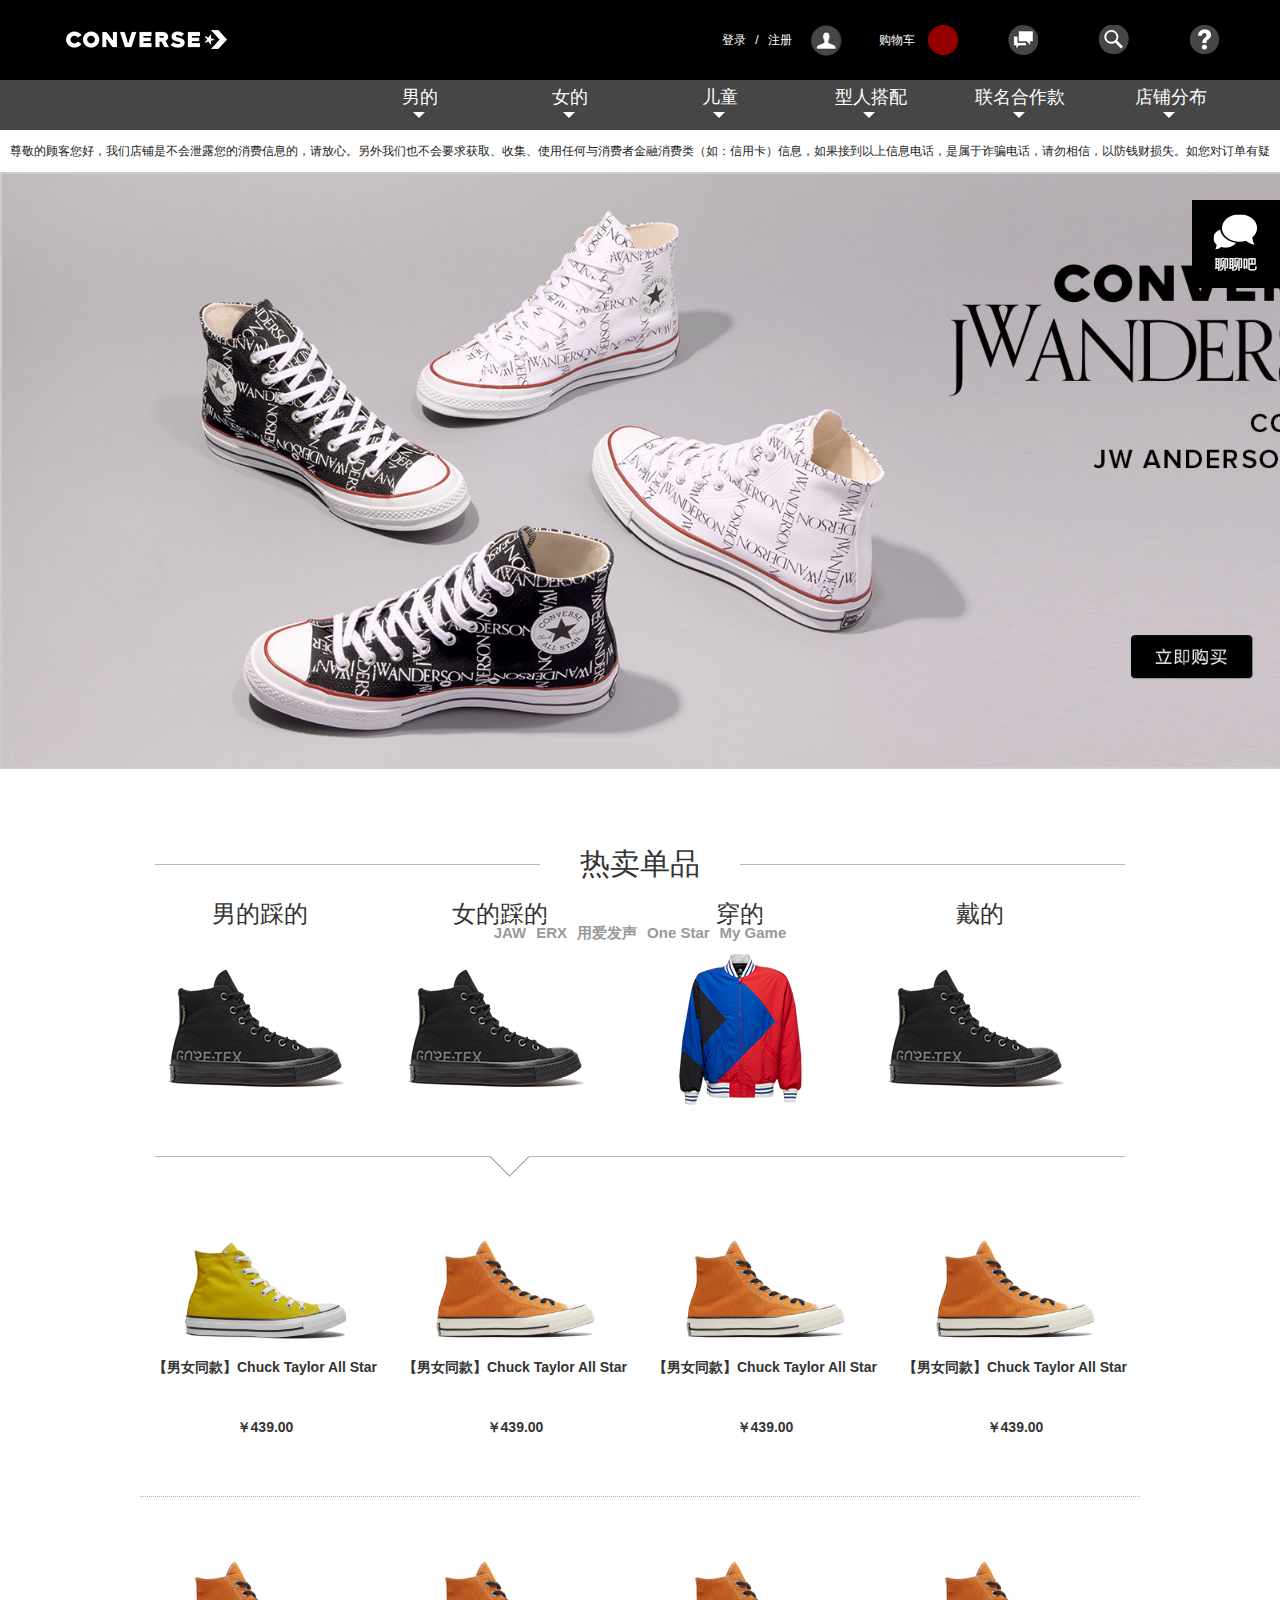
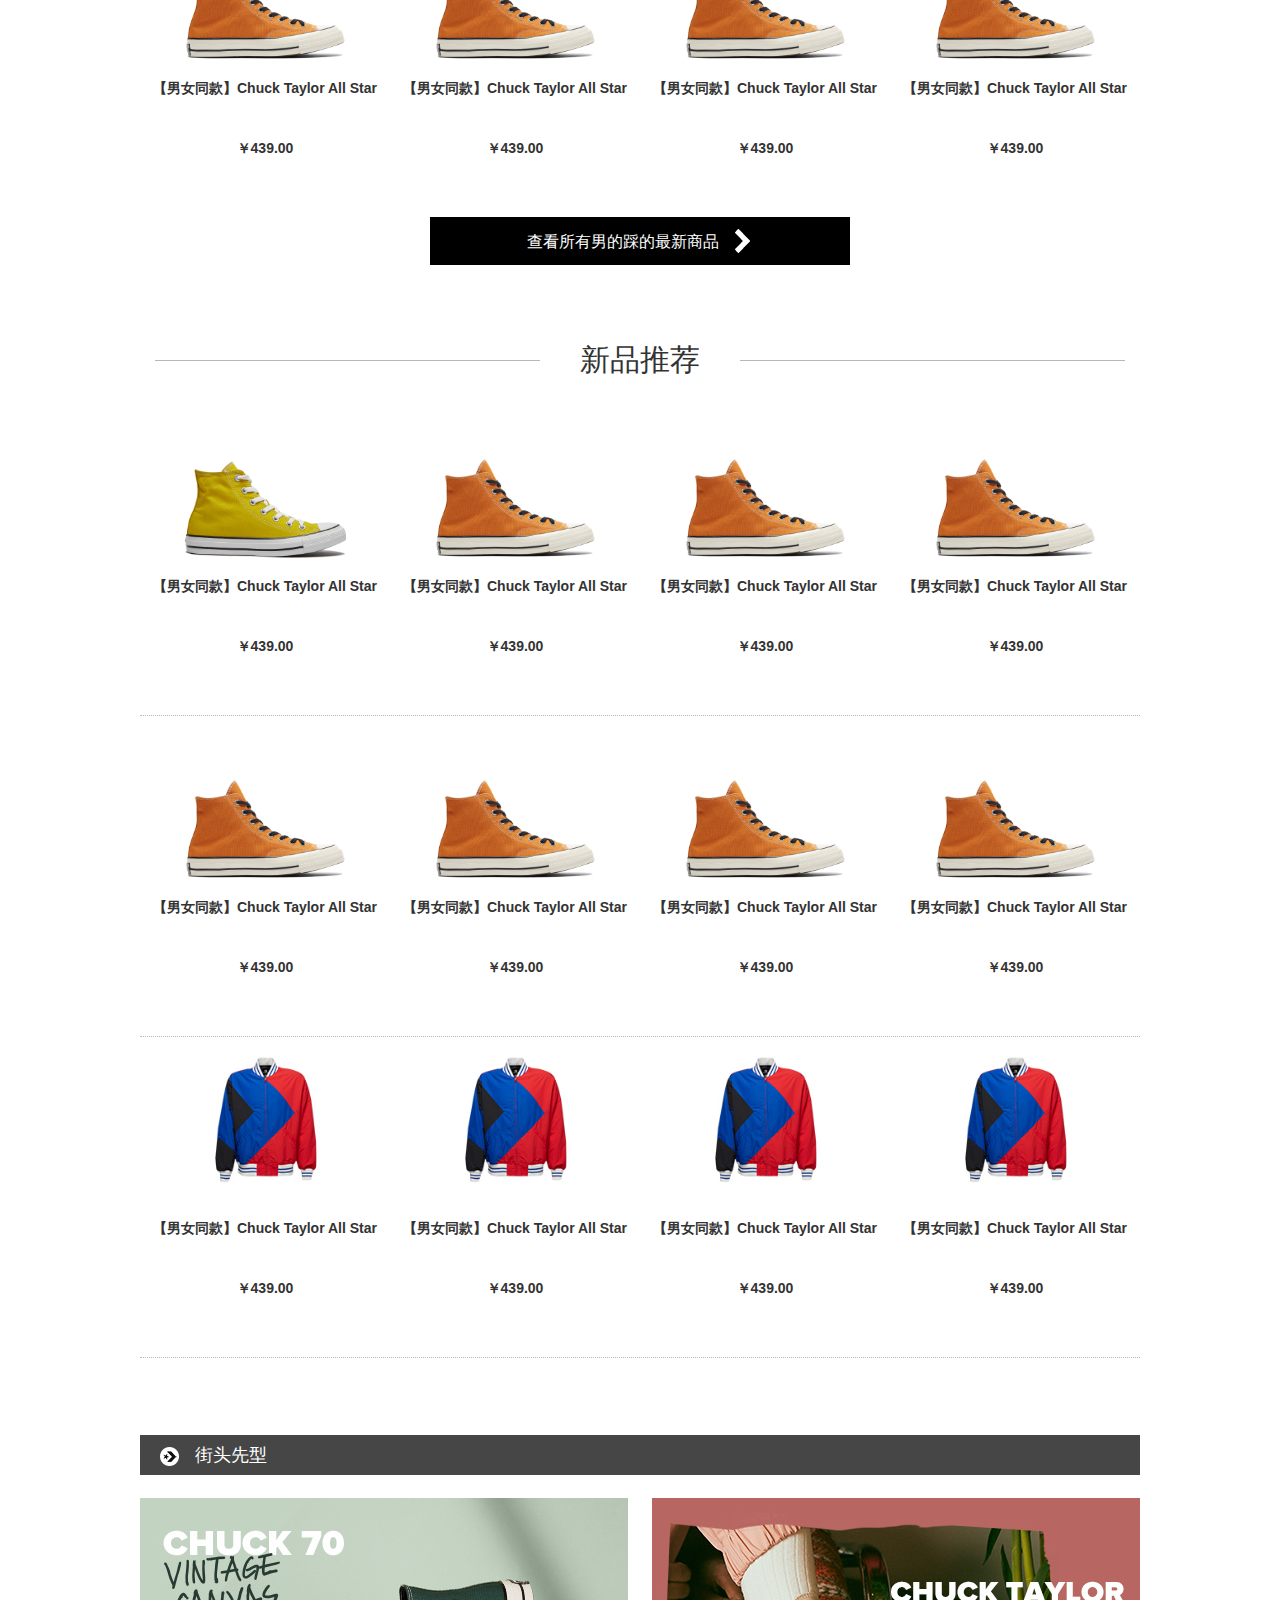
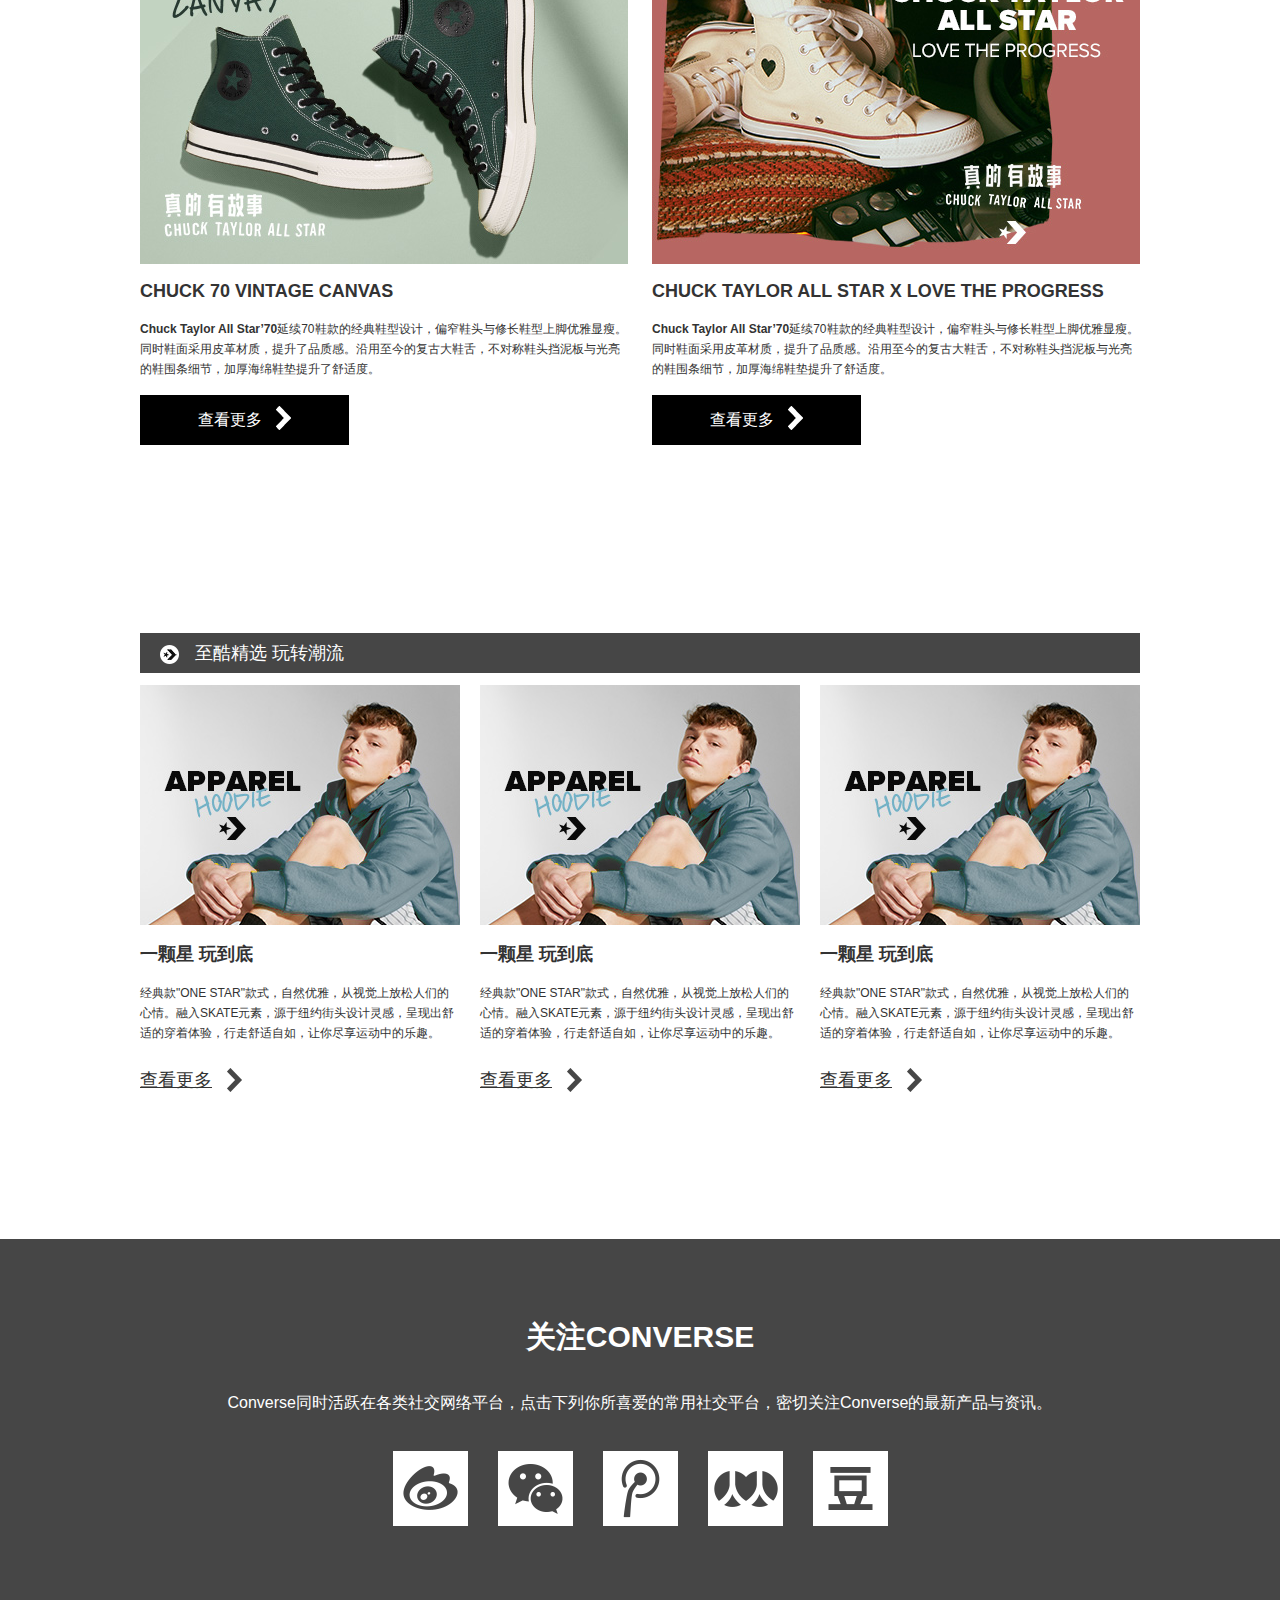
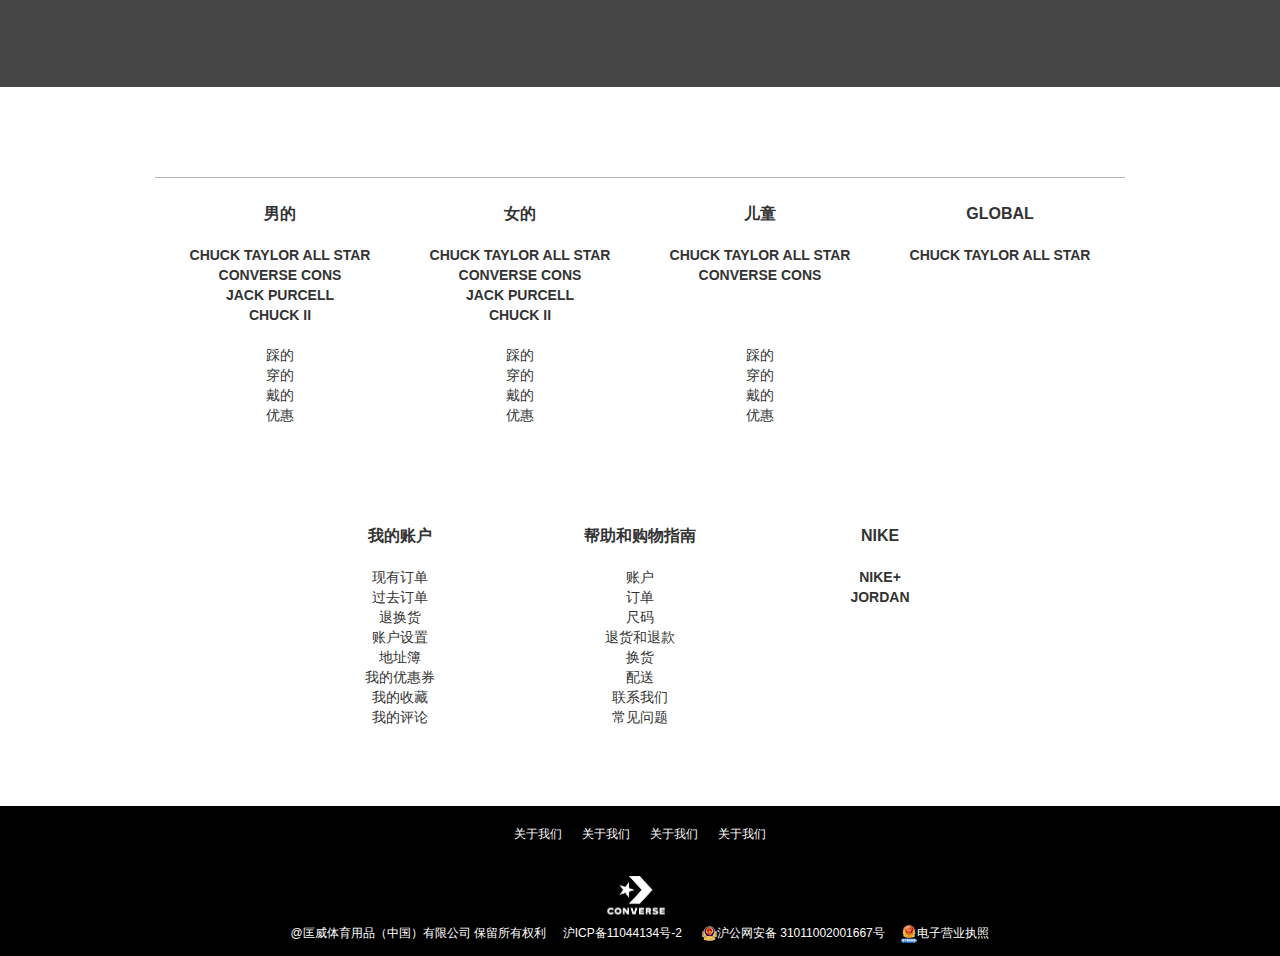
<file: converse/index/index.html>
<!doctype html>
<html lang="en">
<head>
<meta charset="UTF-8">
<title>CONVERSE中国官方商城</title>
</head>
<script type="text/javascript" src="js/jquery-1.8.3.js"></script>
<!-- <script type="text/javascript" src="js/slider.js"></script> -->
<script type="text/javascript" src="js/index.js" ></script>
<link rel="stylesheet" type="text/css" href="css/index.css">
<script type="text/javascript" src="js/form_au.js"></script>
<link rel="stylesheet" type="text/css" href="css/register.css">
<body>
<div class="header">
	<div class="header_logo">
		<a href="https://www.converse.com.cn/index.htm?iid=tplg06012015"><div class="logo"></div></a>
		<div class="logo_right">
			<div class="box denglu">
				<div class="denglu_tit">
					<a id="down_a" class="a1" href="#">登录</a>
					<span>/</span>
					<a id="down_a2" class="a2" href="#">注册</a>
				</div>
				<div id="up" class="pic denglu_pic"></div>
				
			</div>
			<div class="box gouwu">
				<a class="gouwu_tit" href="#">购物车</a>
				<div class="pic gouwu_pic"></div>	
			</div>
			<a class="pic char_pic" href="#"></a>
			<a class="pic sousuo_pic" href="#"></a>
			<a class="pic help_pic" href="#"></a>
			
		</div>
	</div>
	<!-- 登录 -->
	<div id="dengxia" class="header-expanded" style="display: none; z-index: 200;" >
		<div class="header-expanded-content">
			<div class="three_one">
				<p>还未注册？</p>
				<div class="button" id="qiehuan">
					注册账户<i></i>
				</div>	
			</div>
			
			<dl class="three_two">
				<dt>您可以直接登录</dt>
				<dd>
					<a href="#">
					
					</a>
				</dd>
				<dd class="pic_2">
					<a href="#"></a>
				</dd>
				<dd class="pic_3">
					<a href="#"></a>
				</dd>
				<dd class="pic_4">
					<a href="#"></a>
				</dd>
			</dl>
				
			
			<dl class="three_three">
				<form action="#">
					<dt>已经成为会员</dt>
					<dd class="accountname">
						<input type="text" id="loginName" oldmemberemail name="loginName" maxlength="50" value autocomplete="off" placeholder="邮箱/手机号码" class="error" />
						<span class="error"></span>
					</dd>
					<dd class="accountpassword">
						<input type="password" id="loginPWD" name="loginPWD" value maxlength="12" autocomplete="off" placeholder="账户密码" class="error" />
						<span class="error"></span>
					</dd>
					<dd id="ver">
						<input class="verifycode" type="text" id="validateCode" placeholder="请输入验证码" />
						<span class="error"></span>
						
						<img src="img/botdetectcaptcha.jpg" />

					</dd>
					<!-- <dd class="verifyimg" style="float:left;">
							
					</dd> -->
					<a class="change" href="#">换一张</a>
					<!-- <div class="change"> -->
						
					<!-- </div> -->
					<dd style="margin-top: 15px;">
						<div style="font-size: 11px;">
							一旦登录，即表明你同意匡威的
							<a href="#">法律声明</a>和
							<a href="#">使用规则</a>
						</div>
					</dd>
					<dd id="btn" class="login-login">
						登录<i></i>
					</dd>
					<dd class="bottombox">
						<div class="keeplogin">
							<span></span>
							记住登录名
						</div>
						<div class="forgetpassword">
							忘记密码？
						</div>
					</dd>
				</form>
				
			</dl>
		</div>
		
	</div>
	<!-- 注册 -->
	<div id="chuxia" class="header-expanded" style="display: none; " >
		<div class="header-expanded-content">
			<dl class="registration">
				<dd class="register-box">
					<ul>
						<li>
							手机号码
							<b style="color: red;">*</b>
							<div class="labelbox">
								<input id="phone" type="text" placeholder="135xxxx3333" />
								<span id="spans"  class="error">

								</span>
							

							</div>
						</li>
						<li>
						邮箱 
							<b style="color: red;">*</b>
							<div class="labelbox">
								<input id="email" type="text" placeholder="example@converse.com" />
								<span class="error"></span>
							

							</div>
						</li>
						<!-- <li class="mg0">
							性别
							<b style="color: red">*</b>
							<div class="labelbox">
								<div class="gender">
									<span></span>
									男的
								</div>
								<div class="gender">
									<span></span>
									女的
								</div>
							</div>
							
						</li> -->
						<li class="mg0">
							性别
							<b style="color: red;">*</b><br><br>
							
								<input id="m" type="radio" name="usersex" checked="checked"
								style="width: 20px;height: 20px;padding-right: 20px;" />男
								 <input id="w"  type="radio" name="usersex" style="width: 20px;height: 20px;padding-right: 20px;" />女</li>


					</ul>
				</dd>
				<dd class="register-box">
					<ul>
						<li>
							输入密码
							<b style="color: red;">*</b>
							<div class="labelbox">
								<input id="mima" type="password" placeholder="密码至少为8位字符" />
							
								<span class="error"></span>

							</div>
						</li>
						<li>
							确认密码
							<b style="color: red;">*</b>
							<div class="labelbox">
								<input type="password"
								id="mima2" type="text" placeholder="请再次输入密码" />
								
								<span class="error"></span>

							</div>
						</li>
					<!-- 	<li class="mg0">
							生日（年-月-日）
							<b style="color: red;">*</b>
							<div class="labelbox birthday-box">
								<div class="selectbox">
									<span selectindex>
										2019
									</span>
									<select id="birthday-year">
										<option value="2019">2019</option>
										<option value="2018">2018</option>
										<option value="2017">2017</option>
										<option value="2016">2016</option>



									</select>

								</div>
								<div class="selectbox">
									<span selectindex>
										1
									</span>
									<select id="birthday-month">
										<option value="1">1</option>
										<option value="2">2</option>
										<option value="3">3</option>
										<option value="4">4</option>
										<option value="5">5</option>
										<option value="6">6</option>
										<option value="7">7</option>
										<option value="8">8</option>
										<option value="9">9</option>
										<option value="10">10</option>
										<option value="11">11</option>
										<option value="12">12</option>




									</select>

								</div>
								<div class="selectbox mg0">
									<span selectindex>
										1
									</span>
									<select id="birthday-date">
										<option value="1">1</option>
										<option value="2">2</option>
										<option value="3">3</option>
										<option value="4">4</option>
										<option value="5">5</option>
										<option value="6">6</option>
										<option value="7">7</option>
										<option value="8">8</option>
										<option value="9">9</option>
										<option value="10">10</option>
										<option value="11">11</option>
										<option value="12">12</option>
										<option value="13">13</option>
										<option value="14">14</option>
										<option value="15">15</option>
										<option value="16">16</option>
										<option value="17">17</option>
										<option value="18">18</option>
										<option value="19">19</option>
										<option value="20">20</option>
										<option value="21">21</option>
										<option value="22">22</option>
										<option value="23">23</option>
										<option value="24">24</option>
										<option value="25">25</option>
										<option value="26">26</option>
										<option value="27">27</option>
										<option value="28">28</option>
										<option value="29">29</option>
										<option value="30">30</option>
										<option value="31">31</option>




									</select>

								</div>
								
							</div>

						</li> -->

						<li class="mg0">
							年龄
								<b style="color: red;">*</b>

							<input type="text" id="userage" /><br />
						</li>
					</ul>
				</dd>
				<dd class="register-box">
					<ul>
						<li>
							验证码
							<b style="color: red;">*</b>
							<div class="labelbox mgt5">
								<input id="yanzheng" class="verifycode" type="text" placeholder="请输入验证码" />
									
									<span class="error"></span>
									<img class="LBD_CaptchaImage" src="img/botdetectcaptcha.jpg" alt="">	
		
							</div>
							<div class="changeverify">
								<a href="">换一张</a>
							</div>

						</li>
						<li>
							短信验证码
							<b style="color: red;">*</b>
							<div class="labelbox mgt5">
								<input class="verifycode" type="text" placeholder="请输入验证码" />
									
									<span class="error"></span>
									<div class="btn-send-mobile">
								<h5 class="btn-descption">发送短信验证码</h5>
							</div>
							</div>
							
						</li>
						<li class="mg0">
							<div class="hh" style="font-size:11px;">
								一旦创建账户，即表明你同意匡威的
								<a href="#">法律声明</a>和
								<a href="#">使用规则</a>
								<div class="button" id="btn_re">

									注册账户<span></span>
								</div>	
							</div>
						</li>
					</ul>
				</dd>
			</dl>
		</div>
		
	</div>

		<!-- 导航 -->
	<div class="nav">
		<ul class="uls">
			<li>
				<a id="man" href="#">男的</a>
				<p></p>

					
			</li>
			<li>
				<a id="woman" href="#">女的<p></p></a>
				
			</li>
			<li>
				<a id="children" href="#">儿童<p></p></a>
				
			</li>
			<li>
				<a class="tit1" href="#">型人搭配<p></p></a>
				
			</li>
			<li>
				<a class="tit2" href="#">联名合作款<p></p></a>
				
			</li>
			<li>
				<a class="tit1" href="#">店铺分布<p></p></a>
				
			</li>
		</ul>
	</div>
	<!-- man -->
	<div class="nav_exp" id="man_id">
		<ul class="lineNav">
			<li>
				<a href="#">
					<img src="img/M_B_1jpg.jpg" alt="" />
					<span>踩的</span>
				</a>
			</li>
			<li>
				<a href="#">
					<img src="img/M_B_1jpg.jpg" alt="" />
					<span>踩的</span>
				</a>
			</li>
			<li>
				<a href="#">
					<img src="img/M_B_1jpg.jpg" alt="" />
					<span>踩的</span>
				</a>
			</li>
			<li>
				<a href="#">
					<img src="img/M_B_1jpg.jpg" alt="" />
					<span>踩的</span>
				</a>
			</li>
			<li>
				<a href="#">
					<img src="img/M_B_1jpg.jpg" alt="" />
					<span>踩的</span>
				</a>
			</li>
			<li>
				<a href="#">
					<img src="img/M_B_1jpg.jpg" alt="" />
					<span>踩的</span>
				</a>
			</li>
		</ul>
	<div class="centerline"></div>
	<ul class="lineNav">
			<li>
				<a href="#">
					<img src="img/M_B_1jpg.jpg" alt="" />
					<span>踩的</span>
				</a>
			</li>
			<li>
				<a href="#">
					<img src="img/M_B_1jpg.jpg" alt="" />
					<span>踩的</span>
				</a>
			</li>
			<li>
				<a href="#">
					<img src="img/M_B_1jpg.jpg" alt="" />
					<span>踩的</span>
				</a>
			</li>
			<li>
				<a href="#">
					<img src="img/M_B_1jpg.jpg" alt="" />
					<span>踩的</span>
				</a>
			</li>
			<li>
				<a href="#">
					<img src="img/M_B_1jpg.jpg" alt="" />
					<span>踩的</span>
				</a>
			</li>
			<li>
				<a href="#">
					<img src="img/M_B_1jpg.jpg" alt="" />
					<span>踩的</span>
				</a>
			</li>
	</ul>
	</div>
	<!-- woman -->
	<div class="nav_exp" id="woman_id">
		<ul class="lineNav">
			<li>
				<a href="#">
					<img src="img/M_B_1jpg.jpg" alt="" />
					<span>踩的</span>
				</a>
			</li>
			<li>
				<a href="#">
					<img src="img/M_B_1jpg.jpg" alt="" />
					<span>踩的</span>
				</a>
			</li>
			<li>
				<a href="#">
					<img src="img/M_B_1jpg.jpg" alt="" />
					<span>踩的</span>
				</a>
			</li>
			<li>
				<a href="#">
					<img src="img/M_B_1jpg.jpg" alt="" />
					<span>踩的</span>
				</a>
			</li>
			<li>
				<a href="#">
					<img src="img/M_B_1jpg.jpg" alt="" />
					<span>踩的</span>
				</a>
			</li>
			<li>
				<a href="#">
					<img src="img/M_B_1jpg.jpg" alt="" />
					<span>踩的</span>
				</a>
			</li>
		</ul>
	<div class="centerline"></div>
	<ul class="lineNav">
			<li>
				<a href="#">
					<img src="img/M_B_1jpg.jpg" alt="" />
					<span>踩的</span>
				</a>
			</li>
			<li>
				<a href="#">
					<img src="img/M_B_1jpg.jpg" alt="" />
					<span>踩的</span>
				</a>
			</li>
			<li>
				<a href="#">
					<img src="img/M_B_1jpg.jpg" alt="" />
					<span>踩的</span>
				</a>
			</li>
			<li>
				<a href="#">
					<img src="img/M_B_1jpg.jpg" alt="" />
					<span>踩的</span>
				</a>
			</li>
			<li>
				<a href="#">
					<img src="img/M_B_1jpg.jpg" alt="" />
					<span>踩的</span>
				</a>
			</li>
			
	</ul>
	</div>
	<!-- children-->
	<div class="nav_exp" id="children_id">
		<ul class="lineNav">
			<li>
				<a href="#">
					<img src="img/1-4-v1.jpg" alt="" />
					<span>(1-4岁）</span>
				</a>
			</li>
			<li>
				<a href="#">
					<img src="img/1-4-v1.jpg" alt="" />
					<span>(1-4岁）</span>
				</a>
			</li>
			<li>
				<a href="#">
					<img src="img/1-4-v1.jpg" alt="" />
					<span>(1-4岁）</span>
				</a>
			</li>
			<li>
				<a href="#">
					<img src="img/1-4-v1.jpg" alt="" />
					<span>(1-4岁）</span>
				</a>
			</li>
			
		</ul>
	
	</div>

</div>
	

<!-- 通知 -->
<div class="homenotice">
	<a href="#">尊敬的顾客您好，我们店铺是不会泄露您的消费信息的，请放心。另外我们也不会要求获取、收集、使用任何与消费者金融消费类（如：信用卡）信息，如果接到以上信息电话，是属于诈骗电话，请勿相信，以防钱财损失。如您对订单有疑问，请联系在线客服。</a>
</div>
<!-- 轮播图 -->
<div class="menu">
	<div class="banner">
		<ul class="img">
			<li><a href="#"><img src="img/banner_1.jpg" alt="第1张图片"></a></li>
			<li><a href="#"><img src="img/banner_2.jpg" alt="第2张图片"></a></li>
			<li><a href="#"><img src="img/banner_3.jpg" alt="第3张图片"></a></li>
			<li><a href="#"><img src="img/banner_4.jpg" alt="第4张图片"></a></li>
			<li><a href="#"><img src="img/banner_5.jpg" alt="第5张图片"></a></li>
		</ul>
			<!-- <ul class="num"></ul> -->
			<div class="btn">
			<span class="prev"><</span>
			<span class="next">></span>
 </div>
		
	</div>
	<ul class="num">
		<li>JAW</li>
		<li>ERX</li>
		<li>用爱发声</li>
		<li>One Star</li>
		<li>My Game</li>
	</ul>
</div>	

<!-- 第一部分：热卖单品 -->
<div class="brand-segments">
	<div class="category-title">
		<h1>热卖单品</h1>
	</div>

	
	<div class="clearfix">
		<div class="bs-container">
			<a href="#">男的踩的</a>
			<a href="#">
				<img src="img/top_02_1203.jpg" />
			</a>
		</div>
		<div class="bs-container">
			<a href="#">女的踩的</a>
			<a href="#">
				<img src="img/top_02_1203.jpg" />
			</a>
		</div>
		<div class="bs-container">
			<a href="#">穿的</a>
			<a href="#">
				<img src="img/yifu.jpg" />
			</a>
		</div>
		<div class="bs-container">
			<a href="#">戴的</a>
			<a href="#">
				<img src="img/top_02_1203.jpg" />
			</a>
		</div>
	</div>
	<!-- 第一部分的 -->
	<div class="brand-menu-container ">
		<div class="brand-menu man"></div>
	</div>
	<div class="now_pr">
		<div class="pr_one">
			<dl>
				<dt><a href="#"><img src="img/yel.png"></a></dt>
				<dd class="p-l-name"><a href="#">【男女同款】Chuck Taylor All Star</a></dd>
				<dd class="p-l-price">￥439.00</dd>
				<dd class="pdlcolor-content" init="true"></dd>
			</dl>
			<dl>
				<dt><a href="#"><img src="img/ye.png"></a></dt>
				<dd class="p-l-name"><a href="#">【男女同款】Chuck Taylor All Star</a></dd>
				<dd class="p-l-price">￥439.00</dd>
				<dd class="pdlcolor-content" init="true"></dd>
			</dl>
			<dl>
				<dt><a href="#"><img src="img/ye.png"></a></dt>
				<dd class="p-l-name"><a href="#">【男女同款】Chuck Taylor All Star</a></dd>
				<dd class="p-l-price">￥439.00</dd>
				<dd class="pdlcolor-content" init="true"></dd>
			</dl>
			<dl>
				<dt><a href="#"><img src="img/ye.png"></a></dt>
				<dd class="p-l-name"><a href="#">【男女同款】Chuck Taylor All Star</a></dd>
				<dd class="p-l-price">￥439.00</dd>
				<dd class="pdlcolor-content" init="true"></dd>
			</dl>
		</div>
		<div class="pr_one" style="border:none;">
			<dl>
				<dt><a href="#"><img src="img/ye.png"></a></dt>
				<dd class="p-l-name"><a href="#">【男女同款】Chuck Taylor All Star</a></dd>
				<dd class="p-l-price">￥439.00</dd>
				<dd class="pdlcolor-content" init="true"></dd>
			</dl>
			<dl>
				<dt><a href="#"><img src="img/ye.png"></a></dt>
				<dd class="p-l-name"><a href="#">【男女同款】Chuck Taylor All Star</a></dd>
				<dd class="p-l-price">￥439.00</dd>
				<dd class="pdlcolor-content" init="true"></dd>
			</dl>
			<dl>
				<dt><a href="#"><img src="img/ye.png"></a></dt>
				<dd class="p-l-name"><a href="#">【男女同款】Chuck Taylor All Star</a></dd>
				<dd class="p-l-price">￥439.00</dd>
				<dd class="pdlcolor-content" init="true"></dd>
			</dl>
			<dl>
				<dt><a href="#"><img src="img/ye.png"></a></dt>
				<dd class="p-l-name"><a href="#">【男女同款】Chuck Taylor All Star</a></dd>
				<dd class="p-l-price">￥439.00</dd>
				<dd class="pdlcolor-content" init="true"></dd>
			</dl>
		</div>
	
	</div>
	<div class="viewAll-button">
		<a href="#">
			查看所有男的踩的最新商品<span></span>
		</a>
	</div>

	<!-- 第二部分的 -->
<!-- 	<div class="brand-menu-container ">
		<div class="brand-menu woman"></div>
	</div>
	<div class="now_pr">
		<div class="pr_one">
			<dl>
				<dt><a href="#"><img src="img/yel.png"></a></dt>
				<dd class="p-l-name"><a href="#">【男女同款】Chuck Taylor All Star</a></dd>
				<dd class="p-l-price">￥439.00</dd>
				<dd class="pdlcolor-content" init="true"></dd>
			</dl>
			<dl>
				<dt><a href="#"><img src="img/ye.png"></a></dt>
				<dd class="p-l-name"><a href="#">【男女同款】Chuck Taylor All Star</a></dd>
				<dd class="p-l-price">￥439.00</dd>
				<dd class="pdlcolor-content" init="true"></dd>
			</dl>
			<dl>
				<dt><a href="#"><img src="img/ye.png"></a></dt>
				<dd class="p-l-name"><a href="#">【男女同款】Chuck Taylor All Star</a></dd>
				<dd class="p-l-price">￥439.00</dd>
				<dd class="pdlcolor-content" init="true"></dd>
			</dl>
			<dl>
				<dt><a href="#"><img src="img/ye.png"></a></dt>
				<dd class="p-l-name"><a href="#">【男女同款】Chuck Taylor All Star</a></dd>
				<dd class="p-l-price">￥439.00</dd>
				<dd class="pdlcolor-content" init="true"></dd>
			</dl>
		</div>
		<div class="pr_one" style="border:none;">
			<dl>
				<dt><a href="#"><img src="img/ye.png"></a></dt>
				<dd class="p-l-name"><a href="#">【男女同款】Chuck Taylor All Star</a></dd>
				<dd class="p-l-price">￥439.00</dd>
				<dd class="pdlcolor-content" init="true"></dd>
			</dl>
			<dl>
				<dt><a href="#"><img src="img/ye.png"></a></dt>
				<dd class="p-l-name"><a href="#">【男女同款】Chuck Taylor All Star</a></dd>
				<dd class="p-l-price">￥439.00</dd>
				<dd class="pdlcolor-content" init="true"></dd>
			</dl>
			<dl>
				<dt><a href="#"><img src="img/ye.png"></a></dt>
				<dd class="p-l-name"><a href="#">【男女同款】Chuck Taylor All Star</a></dd>
				<dd class="p-l-price">￥439.00</dd>
				<dd class="pdlcolor-content" init="true"></dd>
			</dl>
			<dl>
				<dt><a href="#"><img src="img/ye.png"></a></dt>
				<dd class="p-l-name"><a href="#">【男女同款】Chuck Taylor All Star</a></dd>
				<dd class="p-l-price">￥439.00</dd>
				<dd class="pdlcolor-content" init="true"></dd>
			</dl>
		</div>
	
	</div>
	<div class="viewAll-button">
		<a href="#">
			查看所有女的踩的最新商品<span></span>
		</a>
	</div> -->
<!-- 第三部分的 -->
	<!-- <div class="brand-menu-container ">
		<div class="brand-menu cloths"></div>
	</div>
	<div class="now_pr">
		<div class="pr_one">
			<dl>
				<dt><a href="#"><img src="img/yel.png"></a></dt>
				<dd class="p-l-name"><a href="#">【男女同款】Chuck Taylor All Star</a></dd>
				<dd class="p-l-price">￥439.00</dd>
				<dd class="pdlcolor-content" init="true"></dd>
			</dl>
			<dl>
				<dt><a href="#"><img src="img/ye.png"></a></dt>
				<dd class="p-l-name"><a href="#">【男女同款】Chuck Taylor All Star</a></dd>
				<dd class="p-l-price">￥439.00</dd>
				<dd class="pdlcolor-content" init="true"></dd>
			</dl>
			<dl>
				<dt><a href="#"><img src="img/ye.png"></a></dt>
				<dd class="p-l-name"><a href="#">【男女同款】Chuck Taylor All Star</a></dd>
				<dd class="p-l-price">￥439.00</dd>
				<dd class="pdlcolor-content" init="true"></dd>
			</dl>
			<dl>
				<dt><a href="#"><img src="img/ye.png"></a></dt>
				<dd class="p-l-name"><a href="#">【男女同款】Chuck Taylor All Star</a></dd>
				<dd class="p-l-price">￥439.00</dd>
				<dd class="pdlcolor-content" init="true"></dd>
			</dl>
		</div>
		<div class="pr_one" style="border:none;">
			<dl>
				<dt><a href="#"><img src="img/ye.png"></a></dt>
				<dd class="p-l-name"><a href="#">【男女同款】Chuck Taylor All Star</a></dd>
				<dd class="p-l-price">￥439.00</dd>
				<dd class="pdlcolor-content" init="true"></dd>
			</dl>
			<dl>
				<dt><a href="#"><img src="img/ye.png"></a></dt>
				<dd class="p-l-name"><a href="#">【男女同款】Chuck Taylor All Star</a></dd>
				<dd class="p-l-price">￥439.00</dd>
				<dd class="pdlcolor-content" init="true"></dd>
			</dl>
			<dl>
				<dt><a href="#"><img src="img/ye.png"></a></dt>
				<dd class="p-l-name"><a href="#">【男女同款】Chuck Taylor All Star</a></dd>
				<dd class="p-l-price">￥439.00</dd>
				<dd class="pdlcolor-content" init="true"></dd>
			</dl>
			<dl>
				<dt><a href="#"><img src="img/ye.png"></a></dt>
				<dd class="p-l-name"><a href="#">【男女同款】Chuck Taylor All Star</a></dd>
				<dd class="p-l-price">￥439.00</dd>
				<dd class="pdlcolor-content" init="true"></dd>
			</dl>
		</div>
	
	</div>
	<div class="viewAll-button">
		<a href="#">
			查看所有穿的最新商品<span></span>
		</a>
	</div> -->

<!-- 第四部分的 -->
<!-- <div class="brand-menu-container ">
		<div class="brand-menu acc"></div>
	</div>
	<div class="now_pr">
		<div class="pr_one">
			<dl>
				<dt><a href="#"><img src="img/yel.png"></a></dt>
				<dd class="p-l-name"><a href="#">【男女同款】Chuck Taylor All Star</a></dd>
				<dd class="p-l-price">￥439.00</dd>
				<dd class="pdlcolor-content" init="true"></dd>
			</dl>
			<dl>
				<dt><a href="#"><img src="img/ye.png"></a></dt>
				<dd class="p-l-name"><a href="#">【男女同款】Chuck Taylor All Star</a></dd>
				<dd class="p-l-price">￥439.00</dd>
				<dd class="pdlcolor-content" init="true"></dd>
			</dl>
			<dl>
				<dt><a href="#"><img src="img/ye.png"></a></dt>
				<dd class="p-l-name"><a href="#">【男女同款】Chuck Taylor All Star</a></dd>
				<dd class="p-l-price">￥439.00</dd>
				<dd class="pdlcolor-content" init="true"></dd>
			</dl>
			<dl>
				<dt><a href="#"><img src="img/ye.png"></a></dt>
				<dd class="p-l-name"><a href="#">【男女同款】Chuck Taylor All Star</a></dd>
				<dd class="p-l-price">￥439.00</dd>
				<dd class="pdlcolor-content" init="true"></dd>
			</dl>
		</div>
		<div class="pr_one" style="border:none;">
			<dl>
				<dt><a href="#"><img src="img/ye.png"></a></dt>
				<dd class="p-l-name"><a href="#">【男女同款】Chuck Taylor All Star</a></dd>
				<dd class="p-l-price">￥439.00</dd>
				<dd class="pdlcolor-content" init="true"></dd>
			</dl>
			<dl>
				<dt><a href="#"><img src="img/ye.png"></a></dt>
				<dd class="p-l-name"><a href="#">【男女同款】Chuck Taylor All Star</a></dd>
				<dd class="p-l-price">￥439.00</dd>
				<dd class="pdlcolor-content" init="true"></dd>
			</dl>
			<dl>
				<dt><a href="#"><img src="img/ye.png"></a></dt>
				<dd class="p-l-name"><a href="#">【男女同款】Chuck Taylor All Star</a></dd>
				<dd class="p-l-price">￥439.00</dd>
				<dd class="pdlcolor-content" init="true"></dd>
			</dl>
			<dl>
				<dt><a href="#"><img src="img/ye.png"></a></dt>
				<dd class="p-l-name"><a href="#">【男女同款】Chuck Taylor All Star</a></dd>
				<dd class="p-l-price">￥439.00</dd>
				<dd class="pdlcolor-content" init="true"></dd>
			</dl>
		</div>
	
	</div>
	<div class="viewAll-button">
		<a href="#">
			查看所有戴的最新商品<span></span>
		</a>
	</div>


</div> -->
<!-- 第二部分：新品推荐 -->
<div class="category-title">
		<h1>新品推荐</h1>
</div>

<div class="section_two">
	<div class="now_pr">
		<div class="pr_one">
			<dl>
				<dt><a href="#"><img src="img/yel.png"></a></dt>
				<dd class="p-l-name"><a href="#">【男女同款】Chuck Taylor All Star</a></dd>
				<dd class="p-l-price">￥439.00</dd>
				<dd class="pdlcolor-content" init="true"></dd>
			</dl>
			<dl>
				<dt><a href="#"><img src="img/ye.png"></a></dt>
				<dd class="p-l-name"><a href="#">【男女同款】Chuck Taylor All Star</a></dd>
				<dd class="p-l-price">￥439.00</dd>
				<dd class="pdlcolor-content" init="true"></dd>
			</dl>
			<dl>
				<dt><a href="#"><img src="img/ye.png"></a></dt>
				<dd class="p-l-name"><a href="#">【男女同款】Chuck Taylor All Star</a></dd>
				<dd class="p-l-price">￥439.00</dd>
				<dd class="pdlcolor-content" init="true"></dd>
			</dl>
			<dl>
				<dt><a href="#"><img src="img/ye.png"></a></dt>
				<dd class="p-l-name"><a href="#">【男女同款】Chuck Taylor All Star</a></dd>
				<dd class="p-l-price">￥439.00</dd>
				<dd class="pdlcolor-content" init="true"></dd>
			</dl>
		</div>
		<div class="pr_one">
			<dl>
				<dt><a href="#"><img src="img/ye.png"></a></dt>
				<dd class="p-l-name"><a href="#">【男女同款】Chuck Taylor All Star</a></dd>
				<dd class="p-l-price">￥439.00</dd>
				<dd class="pdlcolor-content" init="true"></dd>
			</dl>
			<dl>
				<dt><a href="#"><img src="img/ye.png"></a></dt>
				<dd class="p-l-name"><a href="#">【男女同款】Chuck Taylor All Star</a></dd>
				<dd class="p-l-price">￥439.00</dd>
				<dd class="pdlcolor-content" init="true"></dd>
			</dl>
			<dl>
				<dt><a href="#"><img src="img/ye.png"></a></dt>
				<dd class="p-l-name"><a href="#">【男女同款】Chuck Taylor All Star</a></dd>
				<dd class="p-l-price">￥439.00</dd>
				<dd class="pdlcolor-content" init="true"></dd>
			</dl>
			<dl>
				<dt><a href="#"><img src="img/ye.png"></a></dt>
				<dd class="p-l-name"><a href="#">【男女同款】Chuck Taylor All Star</a></dd>
				<dd class="p-l-price">￥439.00</dd>
				<dd class="pdlcolor-content" init="true"></dd>
			</dl>
		</div>
		<div class="pr_one">
			<dl>
				<dt><a href="#"><img src="img/yifu.jpg"></a></dt>
				<dd class="p-l-name"><a href="#">【男女同款】Chuck Taylor All Star</a></dd>
				<dd class="p-l-price">￥439.00</dd>
				<dd class="pdlcolor-content" init="true"></dd>
			</dl>
			<dl>
				<dt><a href="#"><img src="img/yifu.jpg"></a></dt>
				<dd class="p-l-name"><a href="#">【男女同款】Chuck Taylor All Star</a></dd>
				<dd class="p-l-price">￥439.00</dd>
				<dd class="pdlcolor-content" init="true"></dd>
			</dl>
			<dl>
				<dt><a href="#"><img src="img/yifu.jpg"></a></dt>
				<dd class="p-l-name"><a href="#">【男女同款】Chuck Taylor All Star</a></dd>
				<dd class="p-l-price">￥439.00</dd>
				<dd class="pdlcolor-content" init="true"></dd>
			</dl>
			<dl>
				<dt><a href="#"><img src="img/yifu.jpg"></a></dt>
				<dd class="p-l-name"><a href="#">【男女同款】Chuck Taylor All Star</a></dd>
				<dd class="p-l-price">￥439.00</dd>
				<dd class="pdlcolor-content" init="true"></dd>
			</dl>
		</div>
	</div>
	
</div>
<!-- 第三部分：街头先型 -->
<div class="section_three">
	<div class="street_cool">
		<div class="headline">
			<img src="img/logo-icon.png" />
			<span>街头先型</span>
		</div>
		<div class="pro_two">
			<div class="pro_two_one">
				<div class="picture">
					<a href="#">
						<img src="img/3-1.jpg" alt="" />
					</a>
					<div class="mask"></div>
				</div>
				<a href="#">
					<h1>CHUCK 70 VINTAGE CANVAS</h1>
				</a>
				<p>
					<b>Chuck Taylor All Star’70</b>延续70鞋款的经典鞋型设计，偏窄鞋头与修长鞋型上脚优雅显瘦。同时鞋面采用皮革材质，提升了品质感。沿用至今的复古大鞋舌，不对称鞋头挡泥板与光亮的鞋围条细节，加厚海绵鞋垫提升了舒适度。
				</p>
				<div class="see_more">
					<a href="#">
						查看更多<span ></span>

					</a>
				</div>
			</div>
			<div class="pro_two_one">
				<div class="picture">
					<a href="#">
						<img src="img/3-2.jpg" alt="" />
					</a>
					<div class="mask"></div>
				</div>
				<a href="#">
					<h1>CHUCK TAYLOR ALL STAR X LOVE THE PROGRESS</h1>
				</a>
				<p>
						<b>Chuck Taylor All Star’70</b>延续70鞋款的经典鞋型设计，偏窄鞋头与修长鞋型上脚优雅显瘦。同时鞋面采用皮革材质，提升了品质感。沿用至今的复古大鞋舌，不对称鞋头挡泥板与光亮的鞋围条细节，加厚海绵鞋垫提升了舒适度。
				</p>
				<div class="see_more">
					<a href="#">
						查看更多<span ></span>

					</a>
				</div>
				</div>
			</div>
		</div>
		
	</div>
</div>

<!-- 第四部分：致酷精选 -->

<div class="section_three section_f">
	<div class="street_cool cool">
		<div class="headline">
			<img src="img/logo-icon.png" />
			<span>至酷精选 玩转潮流</span>
		</div>
		<div class="pro_two pro_three">
			<div class="pro_two_one pro_two_two">
				<div class="picture">
					<a href="#">
						<img src="img/4.jpg" alt="" />
					</a>
					<div class="mask"></div>
				</div>
				<a href="#">
					<h1>一颗星 玩到底</h1>
				</a>
				<p>
					经典款"ONE STAR"款式，自然优雅，从视觉上放松人们的心情。融入SKATE元素，源于纽约街头设计灵感，呈现出舒适的穿着体验，行走舒适自如，让你尽享运动中的乐趣。
				</p>
				<div class="more">
					<a href="#">
						查看更多<span></span>

					</a>
				</div>
			</div>
			<div class="pro_two_one pro_two_two">
				<div class="picture">
					<a href="#">
						<img src="img/4.jpg" alt="" />
					</a>
					<div class="mask"></div>
				</div>
				<a href="#">
					<h1>一颗星 玩到底</h1>
				</a>
				<p>
					经典款"ONE STAR"款式，自然优雅，从视觉上放松人们的心情。融入SKATE元素，源于纽约街头设计灵感，呈现出舒适的穿着体验，行走舒适自如，让你尽享运动中的乐趣。
				</p>
				<div class="more">
					<a href="#">
						查看更多<span></span>

					</a>
				</div>
			</div>
			<div class="pro_two_one pro_two_two">
				<div class="picture">
					<a href="#">
						<img src="img/4.jpg" alt="" />
					</a>
					<div class="mask"></div>
				</div>
				<a href="#">
					<h1>一颗星 玩到底</h1>
				</a>
				<p>
					经典款"ONE STAR"款式，自然优雅，从视觉上放松人们的心情。融入SKATE元素，源于纽约街头设计灵感，呈现出舒适的穿着体验，行走舒适自如，让你尽享运动中的乐趣。
				</p>
				<div class="more">
					<a href="#">
						查看更多<span></span>

					</a>
				</div>
			</div>
		</div>
		
			
		
	</div>
</div>








<div class="footer">
	<div class="footer_top">
		<div class="information">
			<h1>关注CONVERSE</h1>
			<p>Converse同时活跃在各类社交网络平台，点击下列你所喜爱的常用社交平台，密切关注Converse的最新产品与资讯。</p>
			<div class="information_link">
				<a href="#">
					微博
				</a>
				<a href="#">
					微信
				</a>
				<a href="#">
					qq
				</a>
				<a href="#">
					人人
				</a>
				<a href="#">
					豆瓣
				</a>


			</div>
			
		</div>
	</div>
	<div class="footer_middle">
		<div class="cut"></div>
		<div class="part">
			<dl>
				<dt><a href="#">男的</a></dt>
				<dd><a class="bold" href="#">CHUCK TAYLOR ALL STAR</a></dd>
				<dd><a class="bold" href="#">CONVERSE CONS</a></dd>
				<dd><a class="bold" href="#">JACK PURCELL</a></dd>
				<dd><a class="bold"  href="#">CHUCK II</a></dd>
				<dd class="tt"><a href="">踩的</a></dd>
				<dd><a href="#">穿的</a></dd>
				<dd><a href="#">戴的</a></dd>
				<dd><a href="#">优惠</a></dd>
			</dl>
			<dl>
				<dt><a href="#">女的</a></dt>
				<dd><a class="bold" href="#">CHUCK TAYLOR ALL STAR</a></dd>
				<dd><a  class="bold"href="#">CONVERSE CONS</a></dd>
				<dd><a class="bold" href="#">JACK PURCELL</a></dd>
				<dd><a class="bold" href="#">CHUCK II</a></dd>
				<dd class="tt"><a href="">踩的</a></dd>
				<dd><a href="#">穿的</a></dd>
				<dd><a href="#">戴的</a></dd>
				<dd><a href="#">优惠</a></dd>
			</dl>
			<dl>
				<dt><a href="#">儿童</a></dt>
				<dd><a class="bold" href="#">CHUCK TAYLOR ALL STAR</a></dd>
				<dd><a class="bold" href="#">CONVERSE CONS</a></dd>
				<dd class="tt1"><a href="">踩的</a></dd>
				<dd><a href="#">穿的</a></dd>
				<dd><a href="#">戴的</a></dd>
				<dd><a href="#">优惠</a></dd>
			</dl>
			<dl>
				<dt><a href="#">GLOBAL</a></dt>
				<dd><a class="bold" href="#">CHUCK TAYLOR ALL STAR</a></dd>
			</dl>
		</div>
		<div class="part">
			<dl>
				<dt><a href="#">我的账户</a></dt>
				<dd><a href="#">现有订单</a></dd>
				<dd><a href="#">过去订单</a></dd>
				<dd><a href="#">退换货</a></dd>
				<dd><a href="#">账户设置</a></dd>
				<dd><a href="">地址簿</a></dd>
				<dd><a href="#">我的优惠券</a></dd>
				<dd><a href="#">我的收藏</a></dd>
				<dd><a href="#">我的评论</a></dd>
			</dl>
			<dl>
				<dt><a href="#">帮助和购物指南</a></dt>
				<dd><a href="#">账户</a></dd>
				<dd><a href="#">订单</a></dd>
				<dd><a href="#">尺码</a></dd>
				<dd><a href="#">退货和退款</a></dd>
				<dd><a href="">换货</a></dd>
				<dd><a href="#">配送</a></dd>
				<dd><a href="#">联系我们</a></dd>
				<dd><a href="#">常见问题</a></dd>
			</dl>
			<dl>
				<dt><a href="#">NIKE</a></dt>
				<dd><a class="bold" href="#">NIKE+</a></dd>
				<dd><a class="bold" href="#">JORDAN</a></dd>
			</dl>
		</div>
	</div>
	<div class="footer_bottom">
		<ul class="bottom_list">
			<li><a href="#">关于我们</a></li>
			<li><a href="#">关于我们</a></li>
			<li><a href="#">关于我们</a></li>
			<li><a href="#">关于我们</a></li>
		</ul>
		<div class="bottom_logo"></div>
		<p class="footer_title">@匡威体育用品（中国）有限公司 保留所有权利&nbsp;&nbsp;&nbsp;&nbsp;    沪ICP备11044134号-2 &nbsp;&nbsp;&nbsp;&nbsp;
		<a href="#"><img src="img/beiAn.png" alt="">沪公网安备 31011002001667号&nbsp;&nbsp;&nbsp;&nbsp; </a>
		<a href="#"><img src="img/business-license.png" alt="">电子营业执照 </a>
		</p>
		
		
	</div>
</div>

<div id="live800iconlink" class="livechat">
	<a href="#">
		<img src="img/livechat.png" alt="" height="88" width="88" style="cursor:pointer;" />
	</a>
</div>
</body>
</html>
</file>
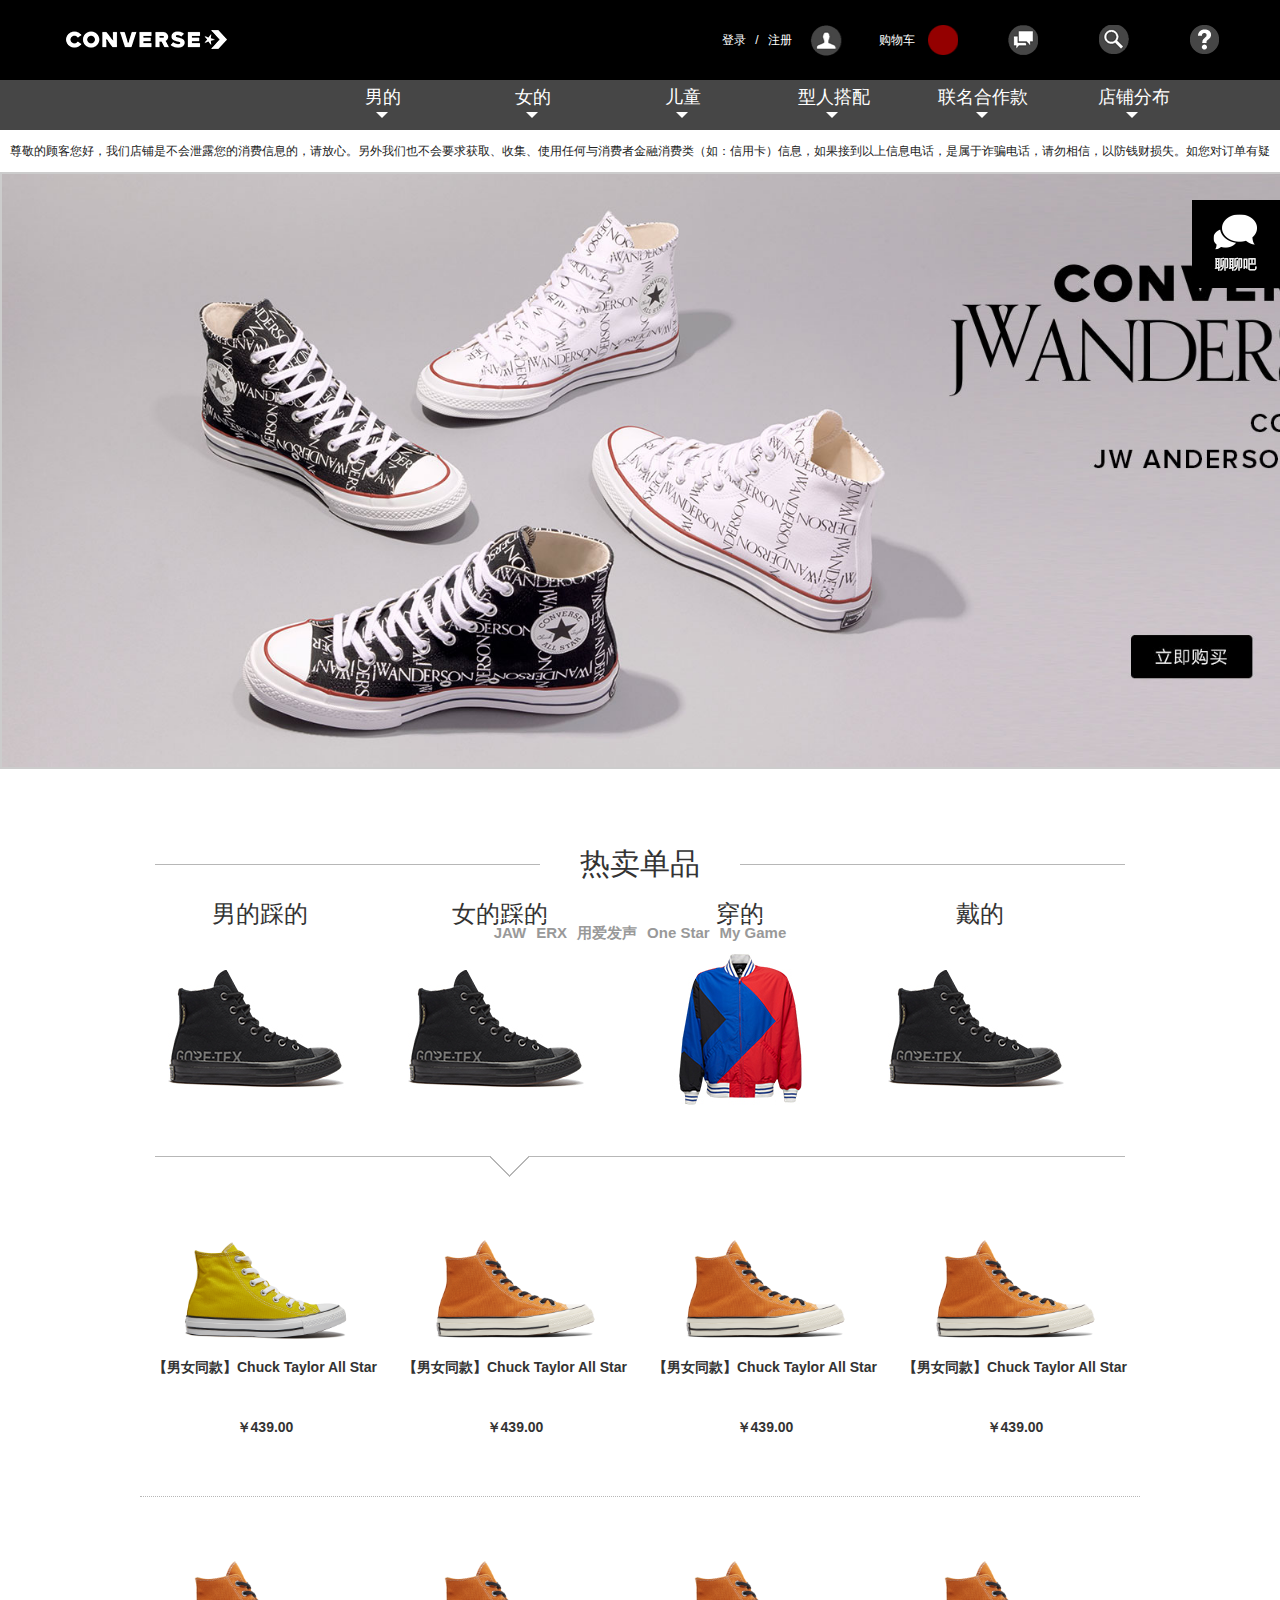
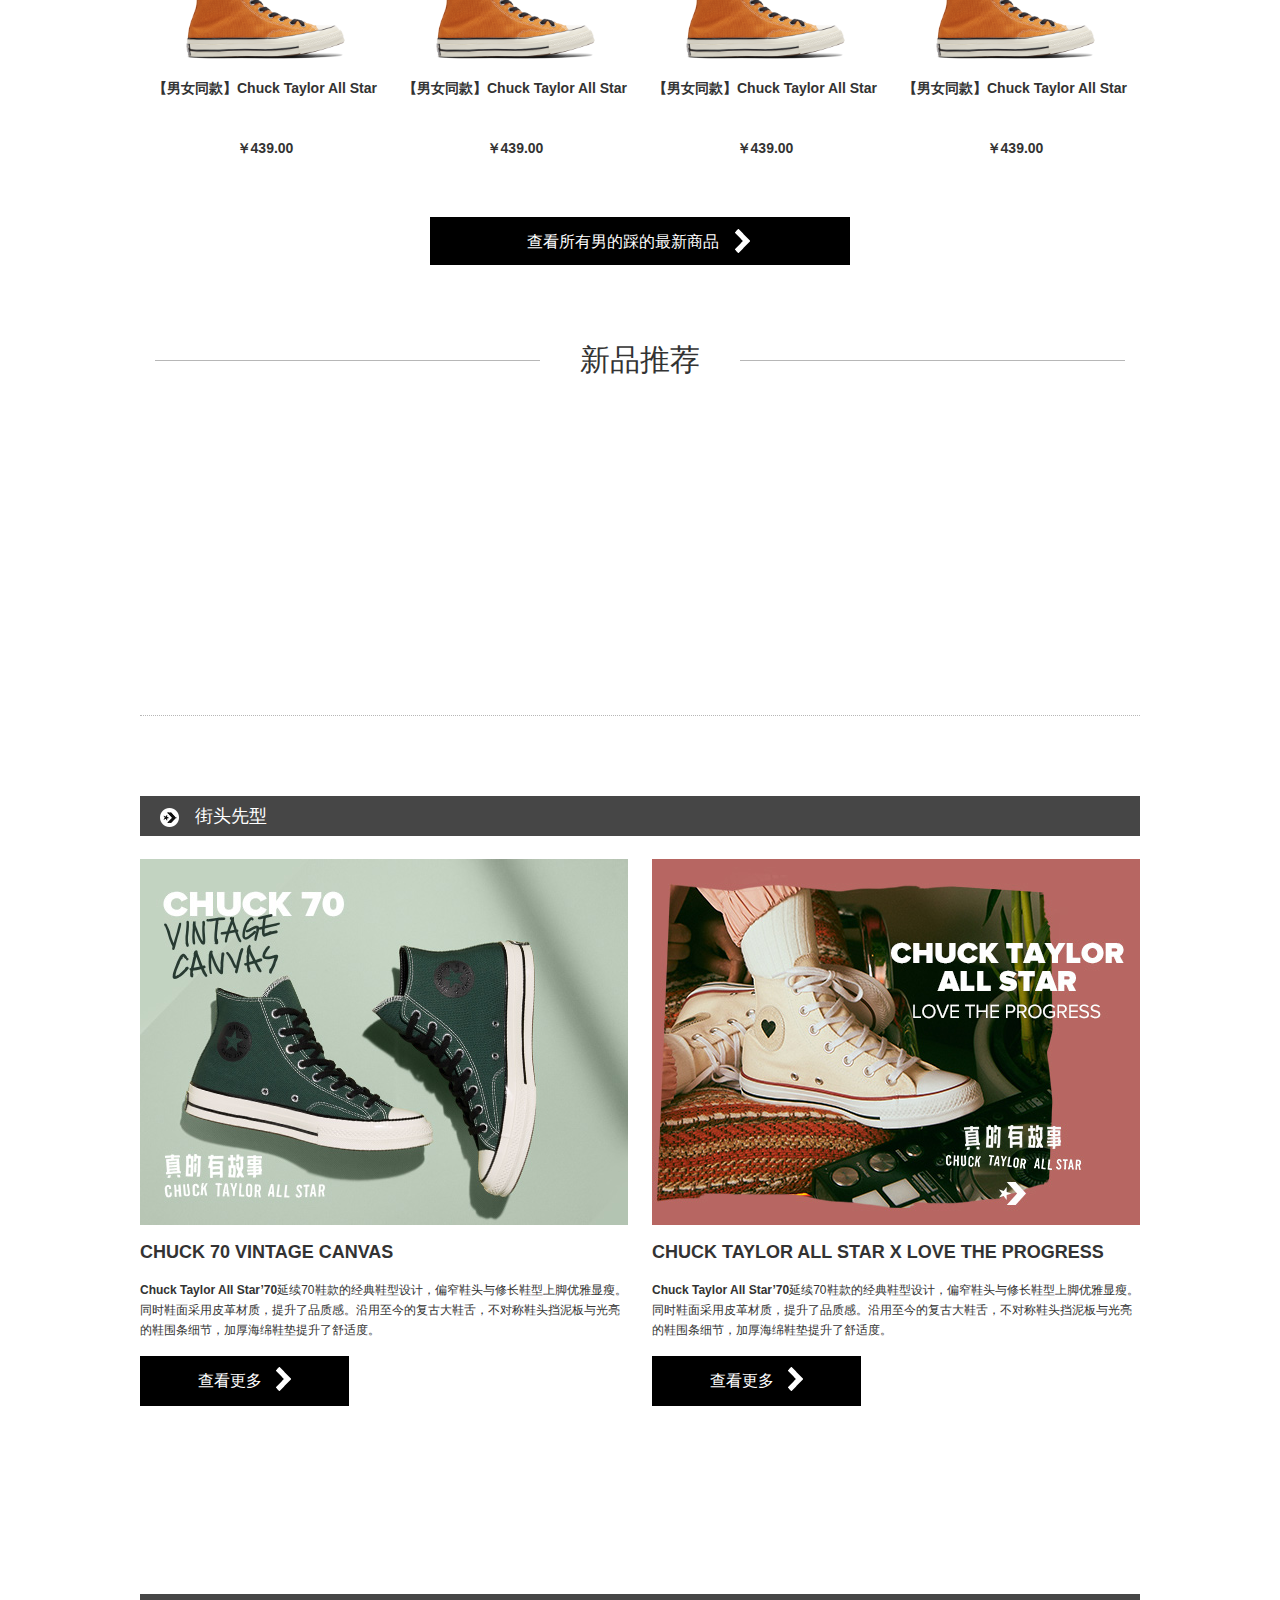
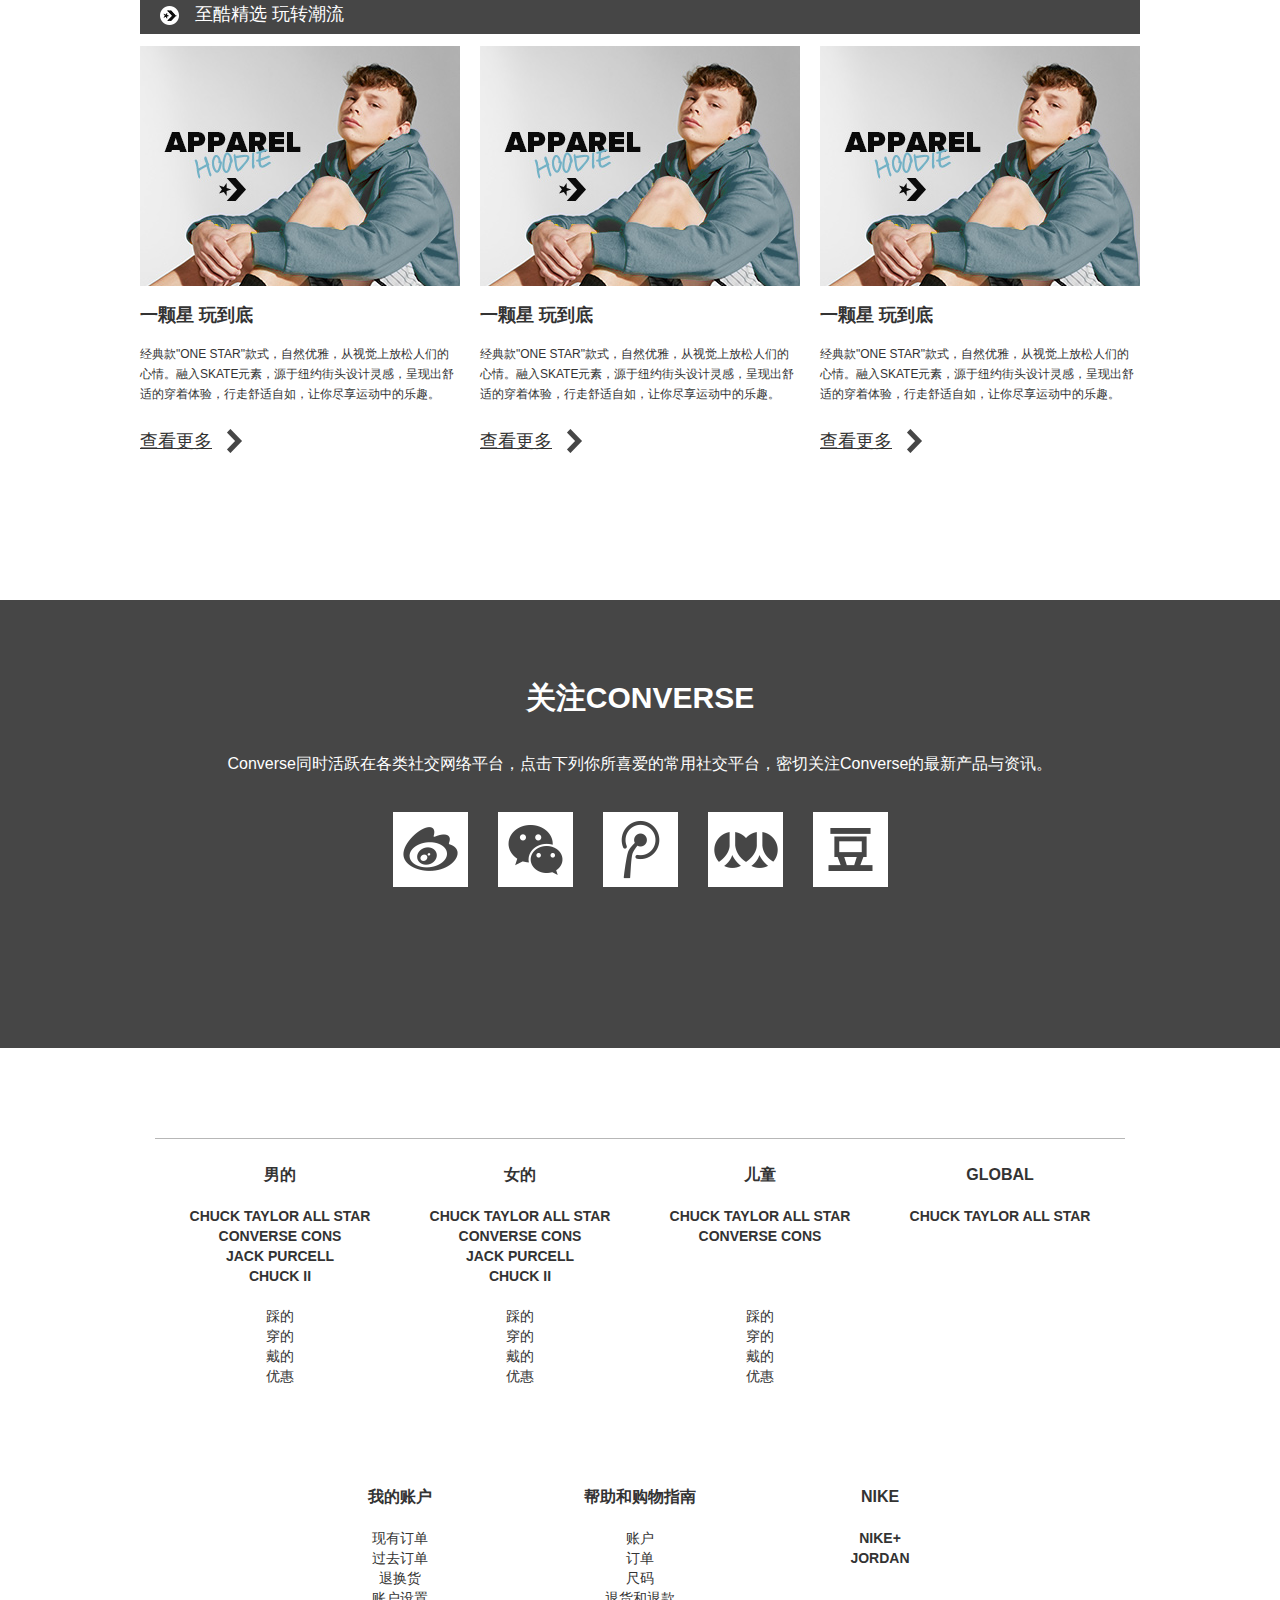
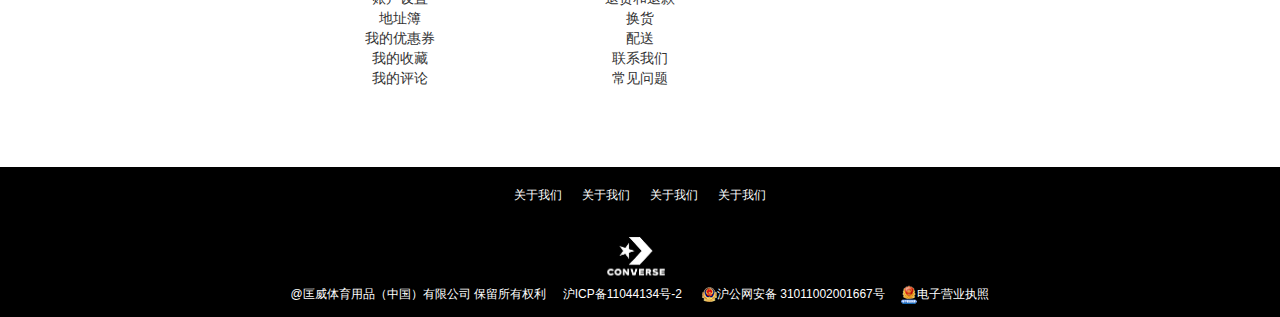
<file: converse04/index/index.html>
<!-- /* Create by lixiangxiang*/ -->

<!doctype html>
<html lang="en">
<head>
<meta charset="UTF-8">
<title>CONVERSE中国官方商城</title>
</head>

<link rel="stylesheet" type="text/css" href="css/index.css">
<link rel="stylesheet" type="text/css" href="css/register.css">
<body>
<div class="header">
	<div class="header_logo">
		<a href="index.html">
			<div class="logo"></div></a>
		<div class="logo_right">
			<div class="box denglu">
				<div class="denglu_tit">
					<a id="down_a" class="a1" href="#">登录</a>
					<span>/</span>
					<a id="down_a2" class="a2" href="#">注册</a>
				</div>
				<div id="up" class="pic denglu_pic"></div>
				
			</div>
			<div class="box gouwu">
				<a class="gouwu_tit" href="shoppingCart.html">购物车</a>
				<div class="pic gouwu_pic"></div>	
			</div>
			<a class="pic char_pic" href="#"></a>
			<a class="pic sousuo_pic" href="#"></a>
			<a class="pic help_pic" href="#"></a>
			
		</div>
	</div>
	<!-- 登录 -->
	<div id="dengxia" class="header-expanded" style="display: none; z-index: 200;" >
		<div class="header-expanded-content">
			<div class="three_one">
				<p>还未注册？</p>
				<div class="button" id="qiehuan">
					注册账户<i></i>
				</div>	
			</div>
			
			<dl class="three_two">
				<dt>您可以直接登录</dt>
				<dd>
					<a href="#">
					
					</a>
				</dd>
				<dd class="pic_2">
					<a href="#"></a>
				</dd>
				<dd class="pic_3">
					<a href="#"></a>
				</dd>
				<dd class="pic_4">
					<a href="#"></a>
				</dd>
			</dl>
				
			
			<dl class="three_three">
				<form action="#">
					<dt>已经成为会员</dt>
					<dd class="accountname">
						<input type="text" id="loginName" oldmemberemail name="loginName" maxlength="50" value autocomplete="off" placeholder="邮箱/手机号码" class="error" />
						<span class="error"></span>
					</dd>
					<dd class="accountpassword">
						<input type="password" id="loginPWD" name="loginPWD" value maxlength="12" autocomplete="off" placeholder="账户密码" class="error" />
						<span class="error"></span>
					</dd>
					<dd id="ver">
						<input class="verifycode" type="text" id="validateCode" placeholder="请输入验证码" />
						<span class="error"></span>
						
						<img src="img/botdetectcaptcha.jpg" />

					</dd>
					<!-- <dd class="verifyimg" style="float:left;">
							
					</dd> -->
					<a class="change" href="#">换一张</a>
					<!-- <div class="change"> -->
						
					<!-- </div> -->
					<dd style="margin-top: 15px;">
						<div style="font-size: 11px;">
							一旦登录，即表明你同意匡威的
							<a href="#">法律声明</a>和
							<a href="#">使用规则</a>
						</div>
					</dd>
					<dd id="btn" class="login-login">
						登录<i></i>
					</dd>
					<dd class="bottombox">
						<div class="keeplogin">
							<span></span>
							记住登录名
						</div>
						<div class="forgetpassword">
							忘记密码？
						</div>
					</dd>
				</form>
				
			</dl>
		</div>
		
	</div>
	<!-- 注册 -->
	<div id="chuxia" class="header-expanded" style="display: none; " >
		<div class="header-expanded-content">
			<dl class="registration">
				<dd class="register-box">
					<ul>
						<li>
							手机号码
							<b style="color: red;">*</b>
							<div class="labelbox">
								<input id="phone" type="text" placeholder="135xxxx3333" />
								<span id="spans"  class="error">

								</span>
							

							</div>
						</li>
						<li>
						邮箱 
							<b style="color: red;">*</b>
							<div class="labelbox">
								<input id="email" type="text" placeholder="example@converse.com" />
								<span class="error"></span>
							

							</div>
						</li>
						<!-- <li class="mg0">
							性别
							<b style="color: red">*</b>
							<div class="labelbox">
								<div class="gender">
									<span></span>
									男的
								</div>
								<div class="gender">
									<span></span>
									女的
								</div>
							</div>
							
						</li> -->
						<li class="mg0">
							性别
							<b style="color: red;">*</b><br><br>
							
								<input id="m" type="radio" name="usersex" checked="checked"
								style="width: 20px;height: 20px;padding-right: 20px;" />男
								 <input id="w"  type="radio" name="usersex" style="width: 20px;height: 20px;padding-right: 20px;" />女</li>


					</ul>
				</dd>
				<dd class="register-box">
					<ul>
						<li>
							输入密码
							<b style="color: red;">*</b>
							<div class="labelbox">
								<input id="mima" type="password" placeholder="密码至少为8位字符" />
							
								<span class="error"></span>

							</div>
						</li>
						<li>
							确认密码
							<b style="color: red;">*</b>
							<div class="labelbox">
								<input type="password"
								id="mima2" type="text" placeholder="请再次输入密码" />
								
								<span class="error"></span>

							</div>
						</li>
					<!-- 	<li class="mg0">
							生日（年-月-日）
							<b style="color: red;">*</b>
							<div class="labelbox birthday-box">
								<div class="selectbox">
									<span selectindex>
										2019
									</span>
									<select id="birthday-year">
										<option value="2019">2019</option>
										<option value="2018">2018</option>
										<option value="2017">2017</option>
										<option value="2016">2016</option>



									</select>

								</div>
								<div class="selectbox">
									<span selectindex>
										1
									</span>
									<select id="birthday-month">
										<option value="1">1</option>
										<option value="2">2</option>
										<option value="3">3</option>
										<option value="4">4</option>
										<option value="5">5</option>
										<option value="6">6</option>
										<option value="7">7</option>
										<option value="8">8</option>
										<option value="9">9</option>
										<option value="10">10</option>
										<option value="11">11</option>
										<option value="12">12</option>




									</select>

								</div>
								<div class="selectbox mg0">
									<span selectindex>
										1
									</span>
									<select id="birthday-date">
										<option value="1">1</option>
										<option value="2">2</option>
										<option value="3">3</option>
										<option value="4">4</option>
										<option value="5">5</option>
										<option value="6">6</option>
										<option value="7">7</option>
										<option value="8">8</option>
										<option value="9">9</option>
										<option value="10">10</option>
										<option value="11">11</option>
										<option value="12">12</option>
										<option value="13">13</option>
										<option value="14">14</option>
										<option value="15">15</option>
										<option value="16">16</option>
										<option value="17">17</option>
										<option value="18">18</option>
										<option value="19">19</option>
										<option value="20">20</option>
										<option value="21">21</option>
										<option value="22">22</option>
										<option value="23">23</option>
										<option value="24">24</option>
										<option value="25">25</option>
										<option value="26">26</option>
										<option value="27">27</option>
										<option value="28">28</option>
										<option value="29">29</option>
										<option value="30">30</option>
										<option value="31">31</option>




									</select>

								</div>
								
							</div>

						</li> -->

						<li class="mg0">
							年龄
								<b style="color: red;">*</b>

							<input type="text" id="userage" /><br />
						</li>
					</ul>
				</dd>
				<dd class="register-box">
					<ul>
						<li>
							验证码
							<b style="color: red;">*</b>
							<div class="labelbox mgt5">
								<input id="yanzheng" class="verifycode" type="text" placeholder="请输入验证码" />
									
									<span class="error"></span>
									<img class="LBD_CaptchaImage" src="img/botdetectcaptcha.jpg" alt="">	
		
							</div>
							<div class="changeverify">
								<a href="">换一张</a>
							</div>

						</li>
						<li>
							短信验证码
							<b style="color: red;">*</b>
							<div class="labelbox mgt5">
								<input class="verifycode" type="text" placeholder="请输入验证码" />
									
									<span class="error"></span>
									<div class="btn-send-mobile">
								<h5 class="btn-descption">发送短信验证码</h5>
							</div>
							</div>
							
						</li>
						<li class="mg0">
							<div class="hh" style="font-size:11px;">
								一旦创建账户，即表明你同意匡威的
								<a href="#">法律声明</a>和
								<a href="#">使用规则</a>
								<div class="button" id="btn_re">

									注册账户<span></span>
								</div>	
							</div>
						</li>
					</ul>
				</dd>
			</dl>
		</div>
		
	</div>

		<!-- 导航 -->
	<div class="nav">
		<ul class="uls">
			<li>
				<a id="man" href="#">男的</a>
				<p></p>

					
			</li>
			<li>
				<a id="woman" href="#">女的<p></p></a>
				
			</li>
			<li>
				<a id="children" href="#">儿童<p></p></a>
				
			</li>
			<li>
				<a class="tit1" href="#">型人搭配<p></p></a>
				
			</li>
			<li>
				<a class="tit2" href="#">联名合作款<p></p></a>
				
			</li>
			<li>
				<a class="tit1" href="#">店铺分布<p></p></a>
				
			</li>
		</ul>
	</div>
	<!-- man -->
	<div class="nav_exp" id="man_id">
		<ul class="lineNav">
			<li>
				<a href="#">
					<img src="img/M_B_1jpg.jpg" alt="" />
					<span>踩的</span>
				</a>
			</li>
			<li>
				<a href="#">
					<img src="img/M_B_1jpg.jpg" alt="" />
					<span>踩的</span>
				</a>
			</li>
			<li>
				<a href="#">
					<img src="img/M_B_1jpg.jpg" alt="" />
					<span>踩的</span>
				</a>
			</li>
			<li>
				<a href="#">
					<img src="img/M_B_1jpg.jpg" alt="" />
					<span>踩的</span>
				</a>
			</li>
			<li>
				<a href="#">
					<img src="img/M_B_1jpg.jpg" alt="" />
					<span>踩的</span>
				</a>
			</li>
			<li>
				<a href="#">
					<img src="img/M_B_1jpg.jpg" alt="" />
					<span>踩的</span>
				</a>
			</li>
		</ul>
	<div class="centerline"></div>
	<ul class="lineNav">
			<li>
				<a href="#">
					<img src="img/M_B_1jpg.jpg" alt="" />
					<span>踩的</span>
				</a>
			</li>
			<li>
				<a href="#">
					<img src="img/M_B_1jpg.jpg" alt="" />
					<span>踩的</span>
				</a>
			</li>
			<li>
				<a href="#">
					<img src="img/M_B_1jpg.jpg" alt="" />
					<span>踩的</span>
				</a>
			</li>
			<li>
				<a href="#">
					<img src="img/M_B_1jpg.jpg" alt="" />
					<span>踩的</span>
				</a>
			</li>
			<li>
				<a href="#">
					<img src="img/M_B_1jpg.jpg" alt="" />
					<span>踩的</span>
				</a>
			</li>
			<li>
				<a href="#">
					<img src="img/M_B_1jpg.jpg" alt="" />
					<span>踩的</span>
				</a>
			</li>
	</ul>
	</div>
	<!-- woman -->
	<div class="nav_exp" id="woman_id">
		<ul class="lineNav">
			<li>
				<a href="#">
					<img src="img/M_B_1jpg.jpg" alt="" />
					<span>踩的</span>
				</a>
			</li>
			<li>
				<a href="#">
					<img src="img/M_B_1jpg.jpg" alt="" />
					<span>踩的</span>
				</a>
			</li>
			<li>
				<a href="#">
					<img src="img/M_B_1jpg.jpg" alt="" />
					<span>踩的</span>
				</a>
			</li>
			<li>
				<a href="#">
					<img src="img/M_B_1jpg.jpg" alt="" />
					<span>踩的</span>
				</a>
			</li>
			<li>
				<a href="#">
					<img src="img/M_B_1jpg.jpg" alt="" />
					<span>踩的</span>
				</a>
			</li>
			<li>
				<a href="#">
					<img src="img/M_B_1jpg.jpg" alt="" />
					<span>踩的</span>
				</a>
			</li>
		</ul>
	<div class="centerline"></div>
	<ul class="lineNav">
			<li>
				<a href="#">
					<img src="img/M_B_1jpg.jpg" alt="" />
					<span>踩的</span>
				</a>
			</li>
			<li>
				<a href="#">
					<img src="img/M_B_1jpg.jpg" alt="" />
					<span>踩的</span>
				</a>
			</li>
			<li>
				<a href="#">
					<img src="img/M_B_1jpg.jpg" alt="" />
					<span>踩的</span>
				</a>
			</li>
			<li>
				<a href="#">
					<img src="img/M_B_1jpg.jpg" alt="" />
					<span>踩的</span>
				</a>
			</li>
			<li>
				<a href="#">
					<img src="img/M_B_1jpg.jpg" alt="" />
					<span>踩的</span>
				</a>
			</li>
			
	</ul>
	</div>
	<!-- children-->
	<div class="nav_exp" id="children_id">
		<ul class="lineNav">
			<li>
				<a href="#">
					<img src="img/1-4-v1.jpg" alt="" />
					<span>(1-4岁）</span>
				</a>
			</li>
			<li>
				<a href="#">
					<img src="img/1-4-v1.jpg" alt="" />
					<span>(1-4岁）</span>
				</a>
			</li>
			<li>
				<a href="#">
					<img src="img/1-4-v1.jpg" alt="" />
					<span>(1-4岁）</span>
				</a>
			</li>
			<li>
				<a href="#">
					<img src="img/1-4-v1.jpg" alt="" />
					<span>(1-4岁）</span>
				</a>
			</li>
			
		</ul>
	
	</div>

</div>
	

<!-- 通知 -->
<div class="homenotice">
	<a href="#">尊敬的顾客您好，我们店铺是不会泄露您的消费信息的，请放心。另外我们也不会要求获取、收集、使用任何与消费者金融消费类（如：信用卡）信息，如果接到以上信息电话，是属于诈骗电话，请勿相信，以防钱财损失。如您对订单有疑问，请联系在线客服。</a>
</div>
<!-- 轮播图 -->
<div class="menu">
	<div class="banner">
		<ul class="img">
			<li><a href="#"><img src="img/banner_1.jpg" alt="第1张图片"></a></li>
			<li><a href="#"><img src="img/banner_2.jpg" alt="第2张图片"></a></li>
			<li><a href="#"><img src="img/banner_3.jpg" alt="第3张图片"></a></li>
			<li><a href="#"><img src="img/banner_4.jpg" alt="第4张图片"></a></li>
			<li><a href="#"><img src="img/banner_5.jpg" alt="第5张图片"></a></li>
		</ul>
			<!-- <ul class="num"></ul> -->
			<div class="btn">
			<span class="prev"><</span>
			<span class="next">></span>
 </div>
		
	</div>
	<ul class="num">
		<li>JAW</li>
		<li>ERX</li>
		<li>用爱发声</li>
		<li>One Star</li>
		<li>My Game</li>
	</ul>
</div>	

<!-- 第一部分：热卖单品 -->
<div class="brand-segments">
	<div class="category-title">
		<h1>热卖单品</h1>
	</div>

	
	<div class="clearfix">
		<div class="bs-container">
			<a href="#">男的踩的</a>
			<a href="#">
				<img src="img/top_02_1203.jpg" />
			</a>
		</div>
		<div class="bs-container">
			<a href="#">女的踩的</a>
			<a href="#">
				<img src="img/top_02_1203.jpg" />
			</a>
		</div>
		<div class="bs-container">
			<a href="#">穿的</a>
			<a href="#">
				<img src="img/yifu.jpg" />
			</a>
		</div>
		<div class="bs-container">
			<a href="#">戴的</a>
			<a href="#">
				<img src="img/top_02_1203.jpg" />
			</a>
		</div>
	</div>
	<!-- 第一部分的 -->
	<div class="brand-menu-container ">
		<div class="brand-menu man"></div>
	</div>
	<div class="now_pr">
		<div class="pr_one">
			<dl>
				<dt><a href="#"><img src="img/yel.png"></a></dt>
				<dd class="p-l-name"><a href="#">【男女同款】Chuck Taylor All Star</a></dd>
				<dd class="p-l-price">￥439.00</dd>
				<dd class="pdlcolor-content" init="true"></dd>
			</dl>
			<dl>
				<dt><a href="#"><img src="img/ye.png"></a></dt>
				<dd class="p-l-name"><a href="#">【男女同款】Chuck Taylor All Star</a></dd>
				<dd class="p-l-price">￥439.00</dd>
				<dd class="pdlcolor-content" init="true"></dd>
			</dl>
			<dl>
				<dt><a href="#"><img src="img/ye.png"></a></dt>
				<dd class="p-l-name"><a href="#">【男女同款】Chuck Taylor All Star</a></dd>
				<dd class="p-l-price">￥439.00</dd>
				<dd class="pdlcolor-content" init="true"></dd>
			</dl>
			<dl>
				<dt><a href="#"><img src="img/ye.png"></a></dt>
				<dd class="p-l-name"><a href="#">【男女同款】Chuck Taylor All Star</a></dd>
				<dd class="p-l-price">￥439.00</dd>
				<dd class="pdlcolor-content" init="true"></dd>
			</dl>
		</div>
		<div class="pr_one" style="border:none;">
			<dl>
				<dt><a href="#"><img src="img/ye.png"></a></dt>
				<dd class="p-l-name"><a href="#">【男女同款】Chuck Taylor All Star</a></dd>
				<dd class="p-l-price">￥439.00</dd>
				<dd class="pdlcolor-content" init="true"></dd>
			</dl>
			<dl>
				<dt><a href="#"><img src="img/ye.png"></a></dt>
				<dd class="p-l-name"><a href="#">【男女同款】Chuck Taylor All Star</a></dd>
				<dd class="p-l-price">￥439.00</dd>
				<dd class="pdlcolor-content" init="true"></dd>
			</dl>
			<dl>
				<dt><a href="#"><img src="img/ye.png"></a></dt>
				<dd class="p-l-name"><a href="#">【男女同款】Chuck Taylor All Star</a></dd>
				<dd class="p-l-price">￥439.00</dd>
				<dd class="pdlcolor-content" init="true"></dd>
			</dl>
			<dl>
				<dt><a href="#"><img src="img/ye.png"></a></dt>
				<dd class="p-l-name"><a href="#">【男女同款】Chuck Taylor All Star</a></dd>
				<dd class="p-l-price">￥439.00</dd>
				<dd class="pdlcolor-content" init="true"></dd>
			</dl>
		</div>
	
	</div>
	<div class="viewAll-button">
		<a href="#">
			查看所有男的踩的最新商品<span></span>
		</a>
	</div>

	<!-- 第二部分的 -->
<!-- 	<div class="brand-menu-container ">
		<div class="brand-menu woman"></div>
	</div>
	<div class="now_pr">
		<div class="pr_one">
			<dl>
				<dt><a href="#"><img src="img/yel.png"></a></dt>
				<dd class="p-l-name"><a href="#">【男女同款】Chuck Taylor All Star</a></dd>
				<dd class="p-l-price">￥439.00</dd>
				<dd class="pdlcolor-content" init="true"></dd>
			</dl>
			<dl>
				<dt><a href="#"><img src="img/ye.png"></a></dt>
				<dd class="p-l-name"><a href="#">【男女同款】Chuck Taylor All Star</a></dd>
				<dd class="p-l-price">￥439.00</dd>
				<dd class="pdlcolor-content" init="true"></dd>
			</dl>
			<dl>
				<dt><a href="#"><img src="img/ye.png"></a></dt>
				<dd class="p-l-name"><a href="#">【男女同款】Chuck Taylor All Star</a></dd>
				<dd class="p-l-price">￥439.00</dd>
				<dd class="pdlcolor-content" init="true"></dd>
			</dl>
			<dl>
				<dt><a href="#"><img src="img/ye.png"></a></dt>
				<dd class="p-l-name"><a href="#">【男女同款】Chuck Taylor All Star</a></dd>
				<dd class="p-l-price">￥439.00</dd>
				<dd class="pdlcolor-content" init="true"></dd>
			</dl>
		</div>
		<div class="pr_one" style="border:none;">
			<dl>
				<dt><a href="#"><img src="img/ye.png"></a></dt>
				<dd class="p-l-name"><a href="#">【男女同款】Chuck Taylor All Star</a></dd>
				<dd class="p-l-price">￥439.00</dd>
				<dd class="pdlcolor-content" init="true"></dd>
			</dl>
			<dl>
				<dt><a href="#"><img src="img/ye.png"></a></dt>
				<dd class="p-l-name"><a href="#">【男女同款】Chuck Taylor All Star</a></dd>
				<dd class="p-l-price">￥439.00</dd>
				<dd class="pdlcolor-content" init="true"></dd>
			</dl>
			<dl>
				<dt><a href="#"><img src="img/ye.png"></a></dt>
				<dd class="p-l-name"><a href="#">【男女同款】Chuck Taylor All Star</a></dd>
				<dd class="p-l-price">￥439.00</dd>
				<dd class="pdlcolor-content" init="true"></dd>
			</dl>
			<dl>
				<dt><a href="#"><img src="img/ye.png"></a></dt>
				<dd class="p-l-name"><a href="#">【男女同款】Chuck Taylor All Star</a></dd>
				<dd class="p-l-price">￥439.00</dd>
				<dd class="pdlcolor-content" init="true"></dd>
			</dl>
		</div>
	
	</div>
	<div class="viewAll-button">
		<a href="#">
			查看所有女的踩的最新商品<span></span>
		</a>
	</div> -->
<!-- 第三部分的 -->
	<!-- <div class="brand-menu-container ">
		<div class="brand-menu cloths"></div>
	</div>
	<div class="now_pr">
		<div class="pr_one">
			<dl>
				<dt><a href="#"><img src="img/yel.png"></a></dt>
				<dd class="p-l-name"><a href="#">【男女同款】Chuck Taylor All Star</a></dd>
				<dd class="p-l-price">￥439.00</dd>
				<dd class="pdlcolor-content" init="true"></dd>
			</dl>
			<dl>
				<dt><a href="#"><img src="img/ye.png"></a></dt>
				<dd class="p-l-name"><a href="#">【男女同款】Chuck Taylor All Star</a></dd>
				<dd class="p-l-price">￥439.00</dd>
				<dd class="pdlcolor-content" init="true"></dd>
			</dl>
			<dl>
				<dt><a href="#"><img src="img/ye.png"></a></dt>
				<dd class="p-l-name"><a href="#">【男女同款】Chuck Taylor All Star</a></dd>
				<dd class="p-l-price">￥439.00</dd>
				<dd class="pdlcolor-content" init="true"></dd>
			</dl>
			<dl>
				<dt><a href="#"><img src="img/ye.png"></a></dt>
				<dd class="p-l-name"><a href="#">【男女同款】Chuck Taylor All Star</a></dd>
				<dd class="p-l-price">￥439.00</dd>
				<dd class="pdlcolor-content" init="true"></dd>
			</dl>
		</div>
		<div class="pr_one" style="border:none;">
			<dl>
				<dt><a href="#"><img src="img/ye.png"></a></dt>
				<dd class="p-l-name"><a href="#">【男女同款】Chuck Taylor All Star</a></dd>
				<dd class="p-l-price">￥439.00</dd>
				<dd class="pdlcolor-content" init="true"></dd>
			</dl>
			<dl>
				<dt><a href="#"><img src="img/ye.png"></a></dt>
				<dd class="p-l-name"><a href="#">【男女同款】Chuck Taylor All Star</a></dd>
				<dd class="p-l-price">￥439.00</dd>
				<dd class="pdlcolor-content" init="true"></dd>
			</dl>
			<dl>
				<dt><a href="#"><img src="img/ye.png"></a></dt>
				<dd class="p-l-name"><a href="#">【男女同款】Chuck Taylor All Star</a></dd>
				<dd class="p-l-price">￥439.00</dd>
				<dd class="pdlcolor-content" init="true"></dd>
			</dl>
			<dl>
				<dt><a href="#"><img src="img/ye.png"></a></dt>
				<dd class="p-l-name"><a href="#">【男女同款】Chuck Taylor All Star</a></dd>
				<dd class="p-l-price">￥439.00</dd>
				<dd class="pdlcolor-content" init="true"></dd>
			</dl>
		</div>
	
	</div>
	<div class="viewAll-button">
		<a href="#">
			查看所有穿的最新商品<span></span>
		</a>
	</div> -->

<!-- 第四部分的 -->
<!-- <div class="brand-menu-container ">
		<div class="brand-menu acc"></div>
	</div>
	<div class="now_pr">
		<div class="pr_one">
			<dl>
				<dt><a href="#"><img src="img/yel.png"></a></dt>
				<dd class="p-l-name"><a href="#">【男女同款】Chuck Taylor All Star</a></dd>
				<dd class="p-l-price">￥439.00</dd>
				<dd class="pdlcolor-content" init="true"></dd>
			</dl>
			<dl>
				<dt><a href="#"><img src="img/ye.png"></a></dt>
				<dd class="p-l-name"><a href="#">【男女同款】Chuck Taylor All Star</a></dd>
				<dd class="p-l-price">￥439.00</dd>
				<dd class="pdlcolor-content" init="true"></dd>
			</dl>
			<dl>
				<dt><a href="#"><img src="img/ye.png"></a></dt>
				<dd class="p-l-name"><a href="#">【男女同款】Chuck Taylor All Star</a></dd>
				<dd class="p-l-price">￥439.00</dd>
				<dd class="pdlcolor-content" init="true"></dd>
			</dl>
			<dl>
				<dt><a href="#"><img src="img/ye.png"></a></dt>
				<dd class="p-l-name"><a href="#">【男女同款】Chuck Taylor All Star</a></dd>
				<dd class="p-l-price">￥439.00</dd>
				<dd class="pdlcolor-content" init="true"></dd>
			</dl>
		</div>
		<div class="pr_one" style="border:none;">
			<dl>
				<dt><a href="#"><img src="img/ye.png"></a></dt>
				<dd class="p-l-name"><a href="#">【男女同款】Chuck Taylor All Star</a></dd>
				<dd class="p-l-price">￥439.00</dd>
				<dd class="pdlcolor-content" init="true"></dd>
			</dl>
			<dl>
				<dt><a href="#"><img src="img/ye.png"></a></dt>
				<dd class="p-l-name"><a href="#">【男女同款】Chuck Taylor All Star</a></dd>
				<dd class="p-l-price">￥439.00</dd>
				<dd class="pdlcolor-content" init="true"></dd>
			</dl>
			<dl>
				<dt><a href="#"><img src="img/ye.png"></a></dt>
				<dd class="p-l-name"><a href="#">【男女同款】Chuck Taylor All Star</a></dd>
				<dd class="p-l-price">￥439.00</dd>
				<dd class="pdlcolor-content" init="true"></dd>
			</dl>
			<dl>
				<dt><a href="#"><img src="img/ye.png"></a></dt>
				<dd class="p-l-name"><a href="#">【男女同款】Chuck Taylor All Star</a></dd>
				<dd class="p-l-price">￥439.00</dd>
				<dd class="pdlcolor-content" init="true"></dd>
			</dl>
		</div>
	
	</div>
	<div class="viewAll-button">
		<a href="#">
			查看所有戴的最新商品<span></span>
		</a>
	</div>


</div> -->
<!-- 第二部分：新品推荐 -->
<div class="category-title">
		<h1>新品推荐</h1>
</div>
<div class="section_two">
	<div class="now_pr">
		<div class="pr_one pr_onee">
		</div>
	</div>
	
</div>
<!-- 第三部分：街头先型 -->
<div class="section_three">
	<div class="street_cool">
		<div class="headline">
			<img src="img/logo-icon.png" />
			<span>街头先型</span>
		</div>
		<div class="pro_two">
			<div class="pro_two_one">
				<div class="picture">
					<a href="#">
						<img src="img/3-1.jpg" alt="" />
					</a>
					<div class="mask"></div>
				</div>
				<a href="#">
					<h1>CHUCK 70 VINTAGE CANVAS</h1>
				</a>
				<p>
					<b>Chuck Taylor All Star’70</b>延续70鞋款的经典鞋型设计，偏窄鞋头与修长鞋型上脚优雅显瘦。同时鞋面采用皮革材质，提升了品质感。沿用至今的复古大鞋舌，不对称鞋头挡泥板与光亮的鞋围条细节，加厚海绵鞋垫提升了舒适度。
				</p>
				<div class="see_more">
					<a href="#">
						查看更多<span ></span>

					</a>
				</div>
			</div>
			<div class="pro_two_one">
				<div class="picture">
					<a href="#">
						<img src="img/3-2.jpg" alt="" />
					</a>
					<div class="mask"></div>
				</div>
				<a href="#">
					<h1>CHUCK TAYLOR ALL STAR X LOVE THE PROGRESS</h1>
				</a>
				<p>
						<b>Chuck Taylor All Star’70</b>延续70鞋款的经典鞋型设计，偏窄鞋头与修长鞋型上脚优雅显瘦。同时鞋面采用皮革材质，提升了品质感。沿用至今的复古大鞋舌，不对称鞋头挡泥板与光亮的鞋围条细节，加厚海绵鞋垫提升了舒适度。
				</p>
				<div class="see_more">
					<a href="#">
						查看更多<span ></span>

					</a>
				</div>
				</div>
			</div>
		</div>
		
	</div>
</div>

<!-- 第四部分：致酷精选 -->

<div class="section_three section_f">
	<div class="street_cool cool">
		<div class="headline">
			<img src="img/logo-icon.png" />
			<span>至酷精选 玩转潮流</span>
		</div>
		<div class="pro_two pro_three">
			<div class="pro_two_one pro_two_two">
				<div class="picture">
					<a href="#">
						<img src="img/4.jpg" alt="" />
					</a>
					<div class="mask"></div>
				</div>
				<a href="#">
					<h1>一颗星 玩到底</h1>
				</a>
				<p>
					经典款"ONE STAR"款式，自然优雅，从视觉上放松人们的心情。融入SKATE元素，源于纽约街头设计灵感，呈现出舒适的穿着体验，行走舒适自如，让你尽享运动中的乐趣。
				</p>
				<div class="more">
					<a href="#">
						查看更多<span></span>

					</a>
				</div>
			</div>
			<div class="pro_two_one pro_two_two">
				<div class="picture">
					<a href="#">
						<img src="img/4.jpg" alt="" />
					</a>
					<div class="mask"></div>
				</div>
				<a href="#">
					<h1>一颗星 玩到底</h1>
				</a>
				<p>
					经典款"ONE STAR"款式，自然优雅，从视觉上放松人们的心情。融入SKATE元素，源于纽约街头设计灵感，呈现出舒适的穿着体验，行走舒适自如，让你尽享运动中的乐趣。
				</p>
				<div class="more">
					<a href="#">
						查看更多<span></span>

					</a>
				</div>
			</div>
			<div class="pro_two_one pro_two_two">
				<div class="picture">
					<a href="#">
						<img src="img/4.jpg" alt="" />
					</a>
					<div class="mask"></div>
				</div>
				<a href="#">
					<h1>一颗星 玩到底</h1>
				</a>
				<p>
					经典款"ONE STAR"款式，自然优雅，从视觉上放松人们的心情。融入SKATE元素，源于纽约街头设计灵感，呈现出舒适的穿着体验，行走舒适自如，让你尽享运动中的乐趣。
				</p>
				<div class="more">
					<a href="#">
						查看更多<span></span>

					</a>
				</div>
			</div>
		</div>
		
			
		
	</div>
</div>








<div class="footer">
	<div class="footer_top">
		<div class="information">
			<h1>关注CONVERSE</h1>
			<p>Converse同时活跃在各类社交网络平台，点击下列你所喜爱的常用社交平台，密切关注Converse的最新产品与资讯。</p>
			<div class="information_link">
				<a href="#">
					微博
				</a>
				<a href="#">
					微信
				</a>
				<a href="#">
					qq
				</a>
				<a href="#">
					人人
				</a>
				<a href="#">
					豆瓣
				</a>


			</div>
			
		</div>
	</div>
	<div class="footer_middle">
		<div class="cut"></div>
		<div class="part">
			<dl>
				<dt><a href="#">男的</a></dt>
				<dd><a class="bold" href="#">CHUCK TAYLOR ALL STAR</a></dd>
				<dd><a class="bold" href="#">CONVERSE CONS</a></dd>
				<dd><a class="bold" href="#">JACK PURCELL</a></dd>
				<dd><a class="bold"  href="#">CHUCK II</a></dd>
				<dd class="tt"><a href="">踩的</a></dd>
				<dd><a href="#">穿的</a></dd>
				<dd><a href="#">戴的</a></dd>
				<dd><a href="#">优惠</a></dd>
			</dl>
			<dl>
				<dt><a href="#">女的</a></dt>
				<dd><a class="bold" href="#">CHUCK TAYLOR ALL STAR</a></dd>
				<dd><a  class="bold"href="#">CONVERSE CONS</a></dd>
				<dd><a class="bold" href="#">JACK PURCELL</a></dd>
				<dd><a class="bold" href="#">CHUCK II</a></dd>
				<dd class="tt"><a href="">踩的</a></dd>
				<dd><a href="#">穿的</a></dd>
				<dd><a href="#">戴的</a></dd>
				<dd><a href="#">优惠</a></dd>
			</dl>
			<dl>
				<dt><a href="#">儿童</a></dt>
				<dd><a class="bold" href="#">CHUCK TAYLOR ALL STAR</a></dd>
				<dd><a class="bold" href="#">CONVERSE CONS</a></dd>
				<dd class="tt1"><a href="">踩的</a></dd>
				<dd><a href="#">穿的</a></dd>
				<dd><a href="#">戴的</a></dd>
				<dd><a href="#">优惠</a></dd>
			</dl>
			<dl>
				<dt><a href="#">GLOBAL</a></dt>
				<dd><a class="bold" href="#">CHUCK TAYLOR ALL STAR</a></dd>
			</dl>
		</div>
		<div class="part">
			<dl>
				<dt><a href="#">我的账户</a></dt>
				<dd><a href="#">现有订单</a></dd>
				<dd><a href="#">过去订单</a></dd>
				<dd><a href="#">退换货</a></dd>
				<dd><a href="#">账户设置</a></dd>
				<dd><a href="">地址簿</a></dd>
				<dd><a href="#">我的优惠券</a></dd>
				<dd><a href="#">我的收藏</a></dd>
				<dd><a href="#">我的评论</a></dd>
			</dl>
			<dl>
				<dt><a href="#">帮助和购物指南</a></dt>
				<dd><a href="#">账户</a></dd>
				<dd><a href="#">订单</a></dd>
				<dd><a href="#">尺码</a></dd>
				<dd><a href="#">退货和退款</a></dd>
				<dd><a href="">换货</a></dd>
				<dd><a href="#">配送</a></dd>
				<dd><a href="#">联系我们</a></dd>
				<dd><a href="#">常见问题</a></dd>
			</dl>
			<dl>
				<dt><a href="#">NIKE</a></dt>
				<dd><a class="bold" href="#">NIKE+</a></dd>
				<dd><a class="bold" href="#">JORDAN</a></dd>
			</dl>
		</div>
	</div>
	<div class="footer_bottom">
		<ul class="bottom_list">
			<li><a href="#">关于我们</a></li>
			<li><a href="#">关于我们</a></li>
			<li><a href="#">关于我们</a></li>
			<li><a href="#">关于我们</a></li>
		</ul>
		<div class="bottom_logo"></div>
		<p class="footer_title">@匡威体育用品（中国）有限公司 保留所有权利&nbsp;&nbsp;&nbsp;&nbsp;    沪ICP备11044134号-2 &nbsp;&nbsp;&nbsp;&nbsp;
		<a href="#"><img src="img/beiAn.png" alt="">沪公网安备 31011002001667号&nbsp;&nbsp;&nbsp;&nbsp; </a>
		<a href="#"><img src="img/business-license.png" alt="">电子营业执照 </a>
		</p>
		
		
	</div>
</div>

<div id="live800iconlink" class="livechat">
	<a href="#">
		<img src="img/livechat.png" alt="" height="88" width="88" style="cursor:pointer;" />
	</a>
</div>
</body>
</html>
<script type="text/javascript" src="js/jquery-1.8.3.js"></script>
<script type="text/javascript" src="js/index.js" ></script>
<script type="text/javascript" src="js/common.js" ></script>
<script type="text/javascript" src="js/cookieTools.js"></script>
</file>
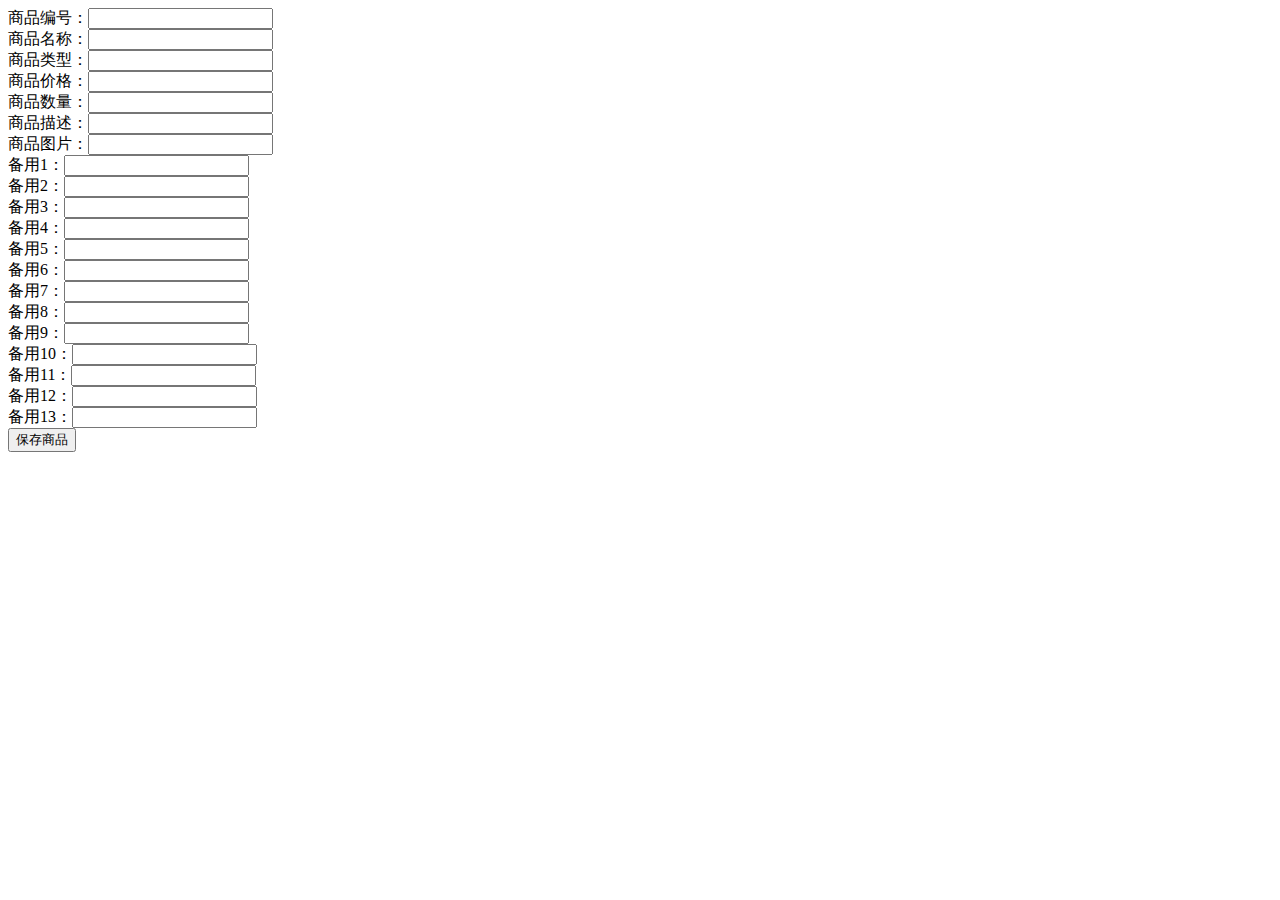
<file: php/addGoods.html>
<!DOCTYPE html>
<html>
	<head>
		<meta charset="utf-8" />
		<title></title>
	</head>
	<body>
	<form action="saveGoods.php" method="post">
		商品编号：<input type="text" name="goodsId" /><br/>
		商品名称：<input type="text" name="goodsName" /><br/>
		商品类型：<input type="text" name="goodsType" /><br/>
		商品价格：<input type="text" name="goodsPrice" /><br/>
		商品数量：<input type="text" name="goodsCount" /><br/>
		商品描述：<input type="text" name="goodsDesc" /><br/>
		商品图片：<input type="text" name="goodsImg" /><br/>
		备用1：<input type="text"  name="beiyong1" /><br/>
		备用2：<input type="text"  name="beiyong2" /><br/>
		备用3：<input type="text"  name="beiyong3" /><br/>
		备用4：<input type="text"  name="beiyong4" /><br/>
		备用5：<input type="text"  name="beiyong5" /><br/>
		备用6：<input type="text"  name="beiyong6" /><br/>
		备用7：<input type="text"  name="beiyong7" /><br/>
		备用8：<input type="text"  name="beiyong8" /><br/>
		备用9：<input type="text"  name="beiyong9" /><br/>
		备用10：<input type="text" name="beiyong10" /><br/>
		备用11：<input type="text" name="beiyong11" /><br/>
		备用12：<input type="text" name="beiyong12" /><br/>
		备用13：<input type="text" name="beiyong13" /><br/>
		<input type="submit" value="保存商品" />
	</form>
		
	</body>
</html>
</file>
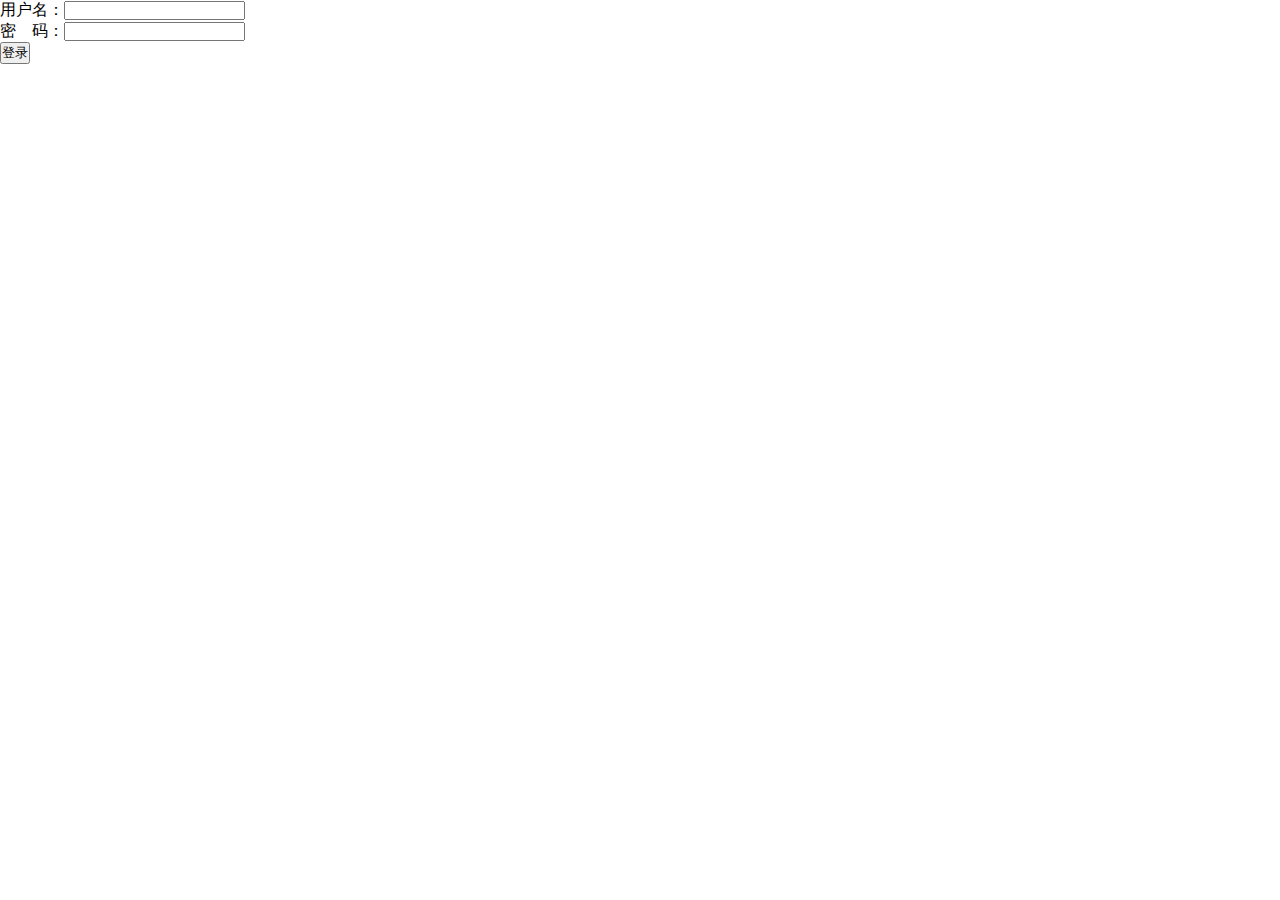
<file: php/login.html>
<!doctype html>
<html>
	<head>
		<title></title>
		<meta charset = "utf-8"/>
	</head>
	<style type="text/css">
		*{
			margin:0px;
			padding:0px;
		}
	</style>
<body>
		用户名：<input id="userId" type="text"  /><span id="showUser"></span><br/>
		密　码：<input id="userPass" type="password" /><br/>
		<input id="btnLogin" type="button" value="登录" />
</body>
</html>
<script type="text/javascript" src="js/cookieTools.js"></script>
<script type="text/javascript" src="js/jquery-1.8.3.min.js"></script>
<script type="text/javascript">
	$(function(){		
		$("#btnLogin").click(function(){
			//1、
			$.post(
				"login.php",
				{
					"userId":$("#userId").val(),
					"userPass":$("#userPass").val()
				},
				function(data){					
					if(data=="1"){//登录成功！
						//记录cookie
						saveCookie("userId",$("#userId").val(),7);
						location.href="index.html";
					}else{
						alert("登录失败，用户名或者密码不对！");
					}
				}
			);
		});
	});
	
</script>
</file>
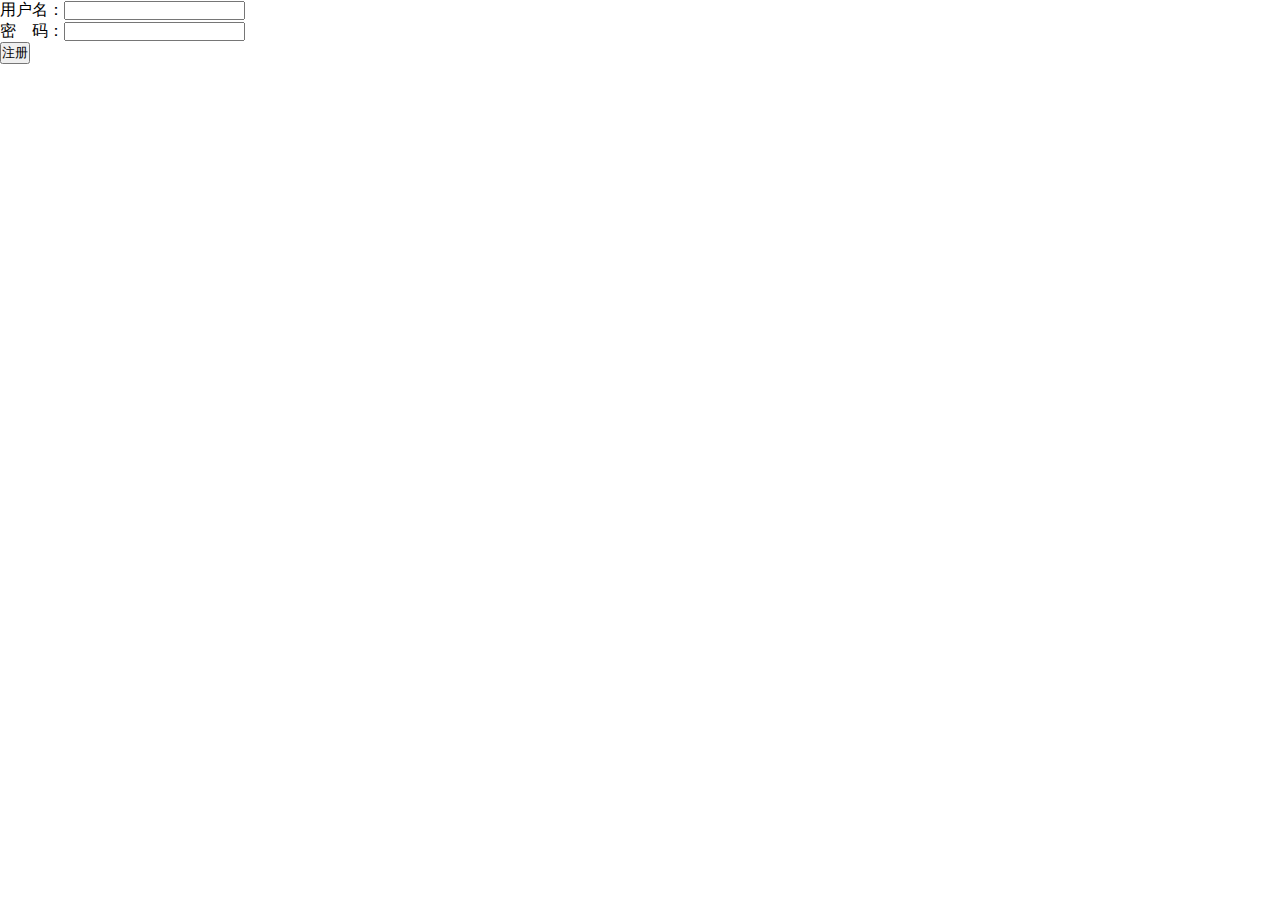
<file: php/reg.html>
<!doctype html>
<html>
	<head>
		<title></title>
		<meta charset = "utf-8"/>
	</head>
	<style type="text/css">
		*{
			margin:0px;
			padding:0px;
		}
	</style>
<body>
		用户名：<input id="userId" type="text"  /><span id="showUser"></span><br/>
		密　码：<input id="userPass" type="password" /><br/>
		<input id="btnReg" type="button" value="注册" />
</body>
</html>
<script type="text/javascript" src="js/jquery-1.8.3.min.js"></script>
<script type="text/javascript">
	$(function(){		
		//验证用户名是否存在
		$("#userId").blur(function(){
			$.get(
				"checkUser.php",
				{
					"userId":$("#userId").val()	
				},
				function(data){
					if(data=="1"){
						$("#showUser").html("√");						
					}else{
						$("#showUser").html("×");
					}
				}				
			);
			
		});
		
		$("#btnReg").click(function(){
			//1、
			$.post(
				"addUser01.php",
				{
					"userId":$("#userId").val(),
					"userPass":$("#userPass").val()
				},
				function(data){					
					
				}
			);
		});
	});
	
</script>
</file>
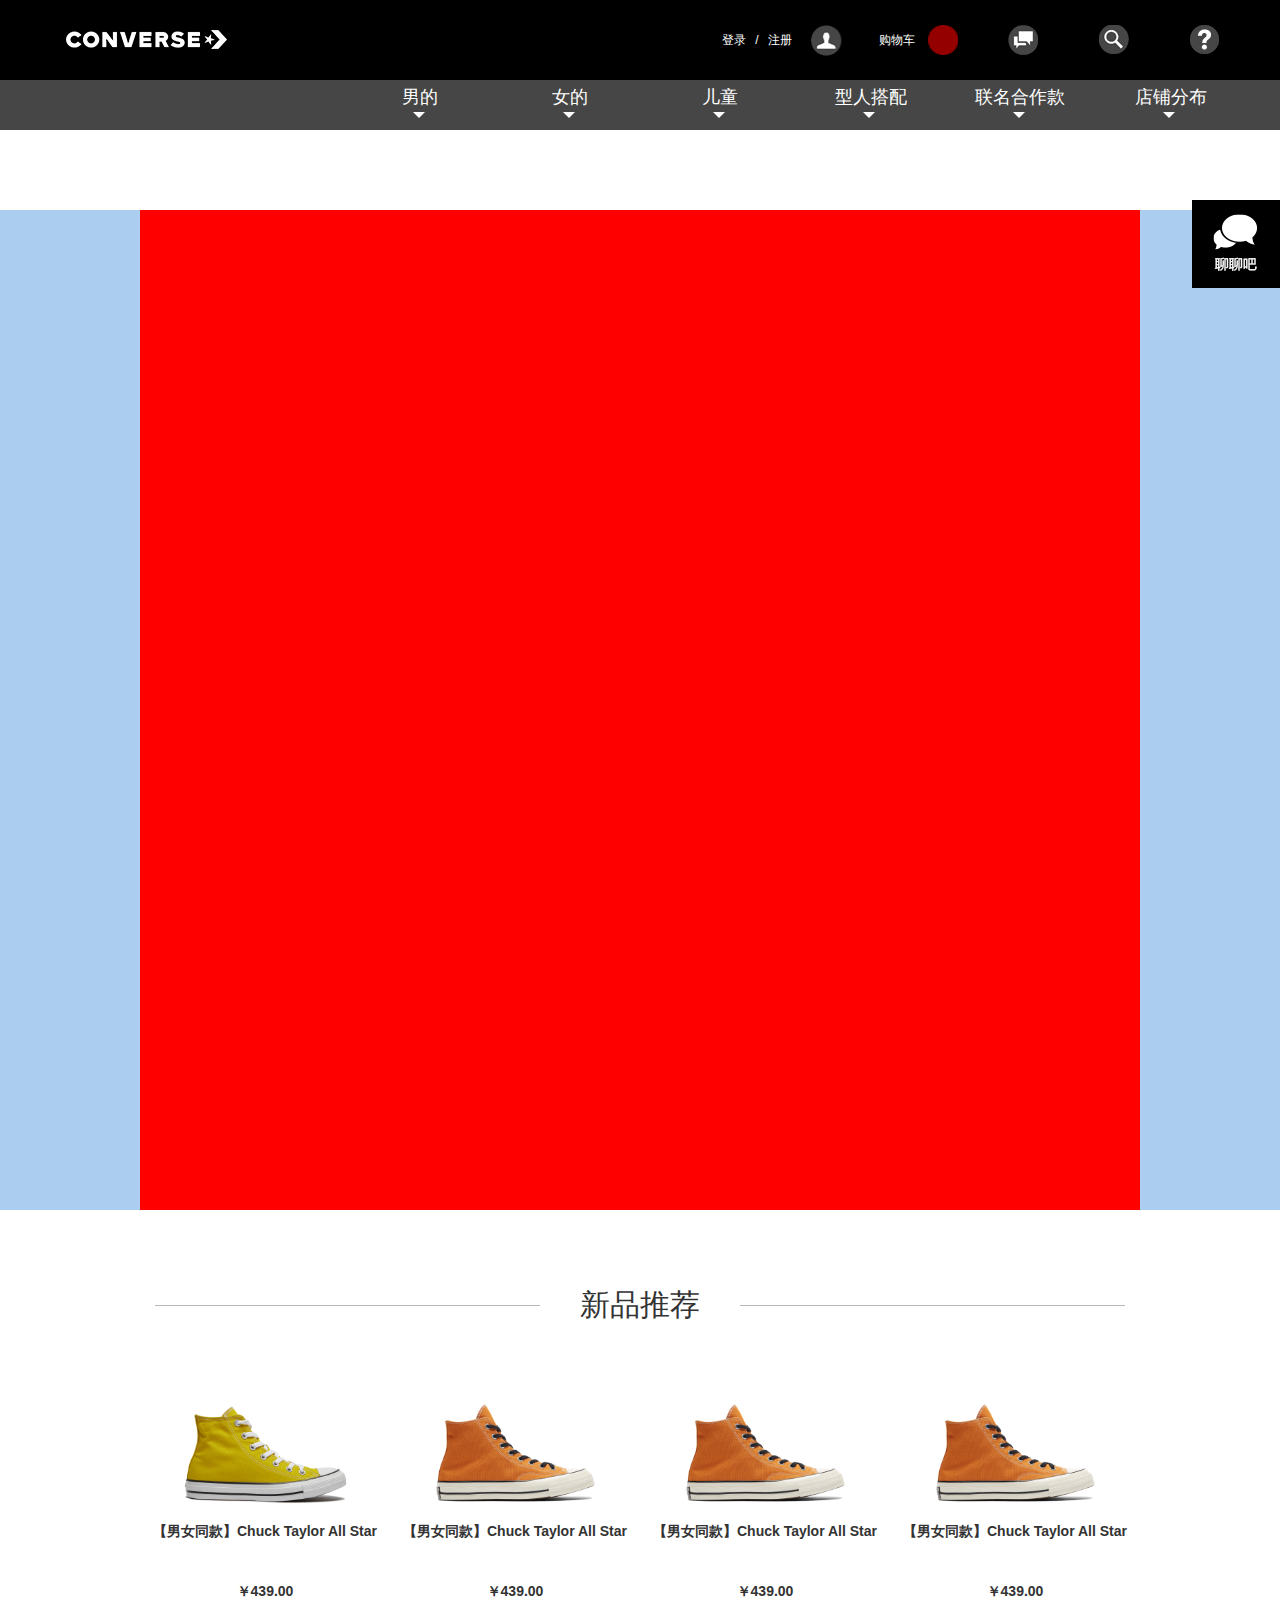
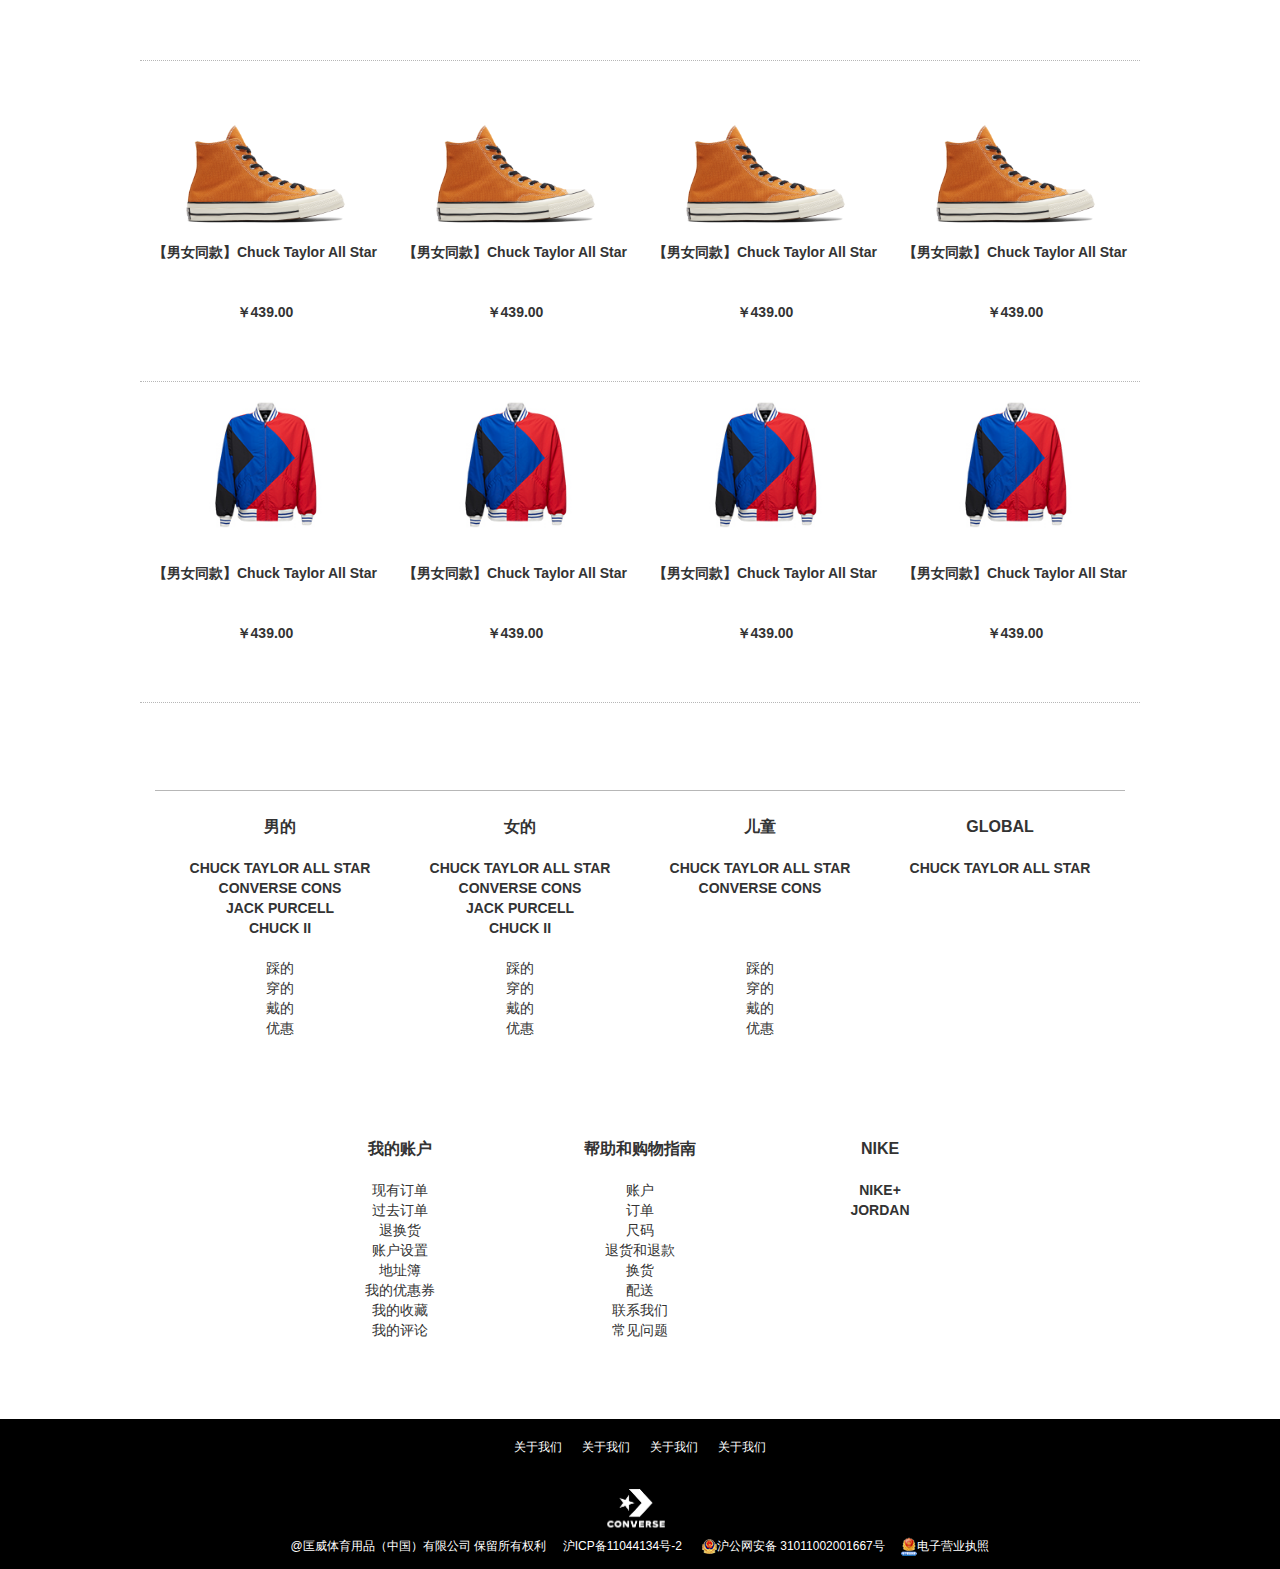
<file: converse/index/shop.html>
<!doctype html>
<html lang="en">
<head>
<meta charset="UTF-8">
<title>CONVERSE中国官方商城</title>
</head>
<script type="text/javascript" src="js/jquery-1.8.3.js"></script>
<!-- <script type="text/javascript" src="js/slider.js"></script> -->
<script type="text/javascript" src="js/index.js" ></script>
<link rel="stylesheet" type="text/css" href="css/index.css">
<script type="text/javascript" src="js/form_au.js"></script>
<link rel="stylesheet" type="text/css" href="css/register.css">
<link rel="stylesheet" href="css/shop.css">
<body>
<div class="header">
	<div class="header_logo">
		<a href="https://www.converse.com.cn/index.htm?iid=tplg06012015"><div class="logo"></div></a>
		<div class="logo_right">
			<div class="box denglu">
				<div class="denglu_tit">
					<a id="down_a" class="a1" href="#">登录</a>
					<span>/</span>
					<a id="down_a2" class="a2" href="#">注册</a>
				</div>
				<div id="up" class="pic denglu_pic"></div>
				
			</div>
			<div class="box gouwu">
				<a class="gouwu_tit" href="#">购物车</a>
				<div class="pic gouwu_pic"></div>	
			</div>
			<a class="pic char_pic" href="#"></a>
			<a class="pic sousuo_pic" href="#"></a>
			<a class="pic help_pic" href="#"></a>
			
		</div>
	</div>
	<!-- 登录 -->
	<div id="dengxia" class="header-expanded" style="display: none; z-index: 200;" >
		<div class="header-expanded-content">
			<div class="three_one">
				<p>还未注册？</p>
				<div class="button" id="qiehuan">
					注册账户<i></i>
				</div>	
			</div>
			
			<dl class="three_two">
				<dt>您可以直接登录</dt>
				<dd>
					<a href="#">
					
					</a>
				</dd>
				<dd class="pic_2">
					<a href="#"></a>
				</dd>
				<dd class="pic_3">
					<a href="#"></a>
				</dd>
				<dd class="pic_4">
					<a href="#"></a>
				</dd>
			</dl>
				
			
			<dl class="three_three">
				<form action="#">
					<dt>已经成为会员</dt>
					<dd class="accountname">
						<input type="text" id="loginName" oldmemberemail name="loginName" maxlength="50" value autocomplete="off" placeholder="邮箱/手机号码" class="error" />
						<span class="error"></span>
					</dd>
					<dd class="accountpassword">
						<input type="password" id="loginPWD" name="loginPWD" value maxlength="12" autocomplete="off" placeholder="账户密码" class="error" />
						<span class="error"></span>
					</dd>
					<dd id="ver">
						<input class="verifycode" type="text" id="validateCode" placeholder="请输入验证码" />
						<span class="error"></span>
						
						<img src="img/botdetectcaptcha.jpg" />

					</dd>
					<!-- <dd class="verifyimg" style="float:left;">
							
					</dd> -->
					<a class="change" href="#">换一张</a>
					<!-- <div class="change"> -->
						
					<!-- </div> -->
					<dd style="margin-top: 15px;">
						<div style="font-size: 11px;">
							一旦登录，即表明你同意匡威的
							<a href="#">法律声明</a>和
							<a href="#">使用规则</a>
						</div>
					</dd>
					<dd id="btn" class="login-login">
						登录<i></i>
					</dd>
					<dd class="bottombox">
						<div class="keeplogin">
							<span></span>
							记住登录名
						</div>
						<div class="forgetpassword">
							忘记密码？
						</div>
					</dd>
				</form>
				
			</dl>
		</div>
		
	</div>
	<!-- 注册 -->
	<div id="chuxia" class="header-expanded" style="display: none; " >
		<div class="header-expanded-content">
			<dl class="registration">
				<dd class="register-box">
					<ul>
						<li>
							手机号码
							<b style="color: red;">*</b>
							<div class="labelbox">
								<input id="phone" type="text" placeholder="135xxxx3333" />
								<span id="spans"  class="error">

								</span>
							

							</div>
						</li>
						<li>
						邮箱 
							<b style="color: red;">*</b>
							<div class="labelbox">
								<input id="email" type="text" placeholder="example@converse.com" />
								<span class="error"></span>
							

							</div>
						</li>
						<!-- <li class="mg0">
							性别
							<b style="color: red">*</b>
							<div class="labelbox">
								<div class="gender">
									<span></span>
									男的
								</div>
								<div class="gender">
									<span></span>
									女的
								</div>
							</div>
							
						</li> -->
						<li class="mg0">
							性别
							<b style="color: red;">*</b><br><br>
							
								<input id="m" type="radio" name="usersex" checked="checked"
								style="width: 20px;height: 20px;padding-right: 20px;" />男
								 <input id="w"  type="radio" name="usersex" style="width: 20px;height: 20px;padding-right: 20px;" />女</li>


					</ul>
				</dd>
				<dd class="register-box">
					<ul>
						<li>
							输入密码
							<b style="color: red;">*</b>
							<div class="labelbox">
								<input id="mima" type="password" placeholder="密码至少为8位字符" />
							
								<span class="error"></span>

							</div>
						</li>
						<li>
							确认密码
							<b style="color: red;">*</b>
							<div class="labelbox">
								<input type="password"
								id="mima2" type="text" placeholder="请再次输入密码" />
								
								<span class="error"></span>

							</div>
						</li>
					<!-- 	<li class="mg0">
							生日（年-月-日）
							<b style="color: red;">*</b>
							<div class="labelbox birthday-box">
								<div class="selectbox">
									<span selectindex>
										2019
									</span>
									<select id="birthday-year">
										<option value="2019">2019</option>
										<option value="2018">2018</option>
										<option value="2017">2017</option>
										<option value="2016">2016</option>



									</select>

								</div>
								<div class="selectbox">
									<span selectindex>
										1
									</span>
									<select id="birthday-month">
										<option value="1">1</option>
										<option value="2">2</option>
										<option value="3">3</option>
										<option value="4">4</option>
										<option value="5">5</option>
										<option value="6">6</option>
										<option value="7">7</option>
										<option value="8">8</option>
										<option value="9">9</option>
										<option value="10">10</option>
										<option value="11">11</option>
										<option value="12">12</option>




									</select>

								</div>
								<div class="selectbox mg0">
									<span selectindex>
										1
									</span>
									<select id="birthday-date">
										<option value="1">1</option>
										<option value="2">2</option>
										<option value="3">3</option>
										<option value="4">4</option>
										<option value="5">5</option>
										<option value="6">6</option>
										<option value="7">7</option>
										<option value="8">8</option>
										<option value="9">9</option>
										<option value="10">10</option>
										<option value="11">11</option>
										<option value="12">12</option>
										<option value="13">13</option>
										<option value="14">14</option>
										<option value="15">15</option>
										<option value="16">16</option>
										<option value="17">17</option>
										<option value="18">18</option>
										<option value="19">19</option>
										<option value="20">20</option>
										<option value="21">21</option>
										<option value="22">22</option>
										<option value="23">23</option>
										<option value="24">24</option>
										<option value="25">25</option>
										<option value="26">26</option>
										<option value="27">27</option>
										<option value="28">28</option>
										<option value="29">29</option>
										<option value="30">30</option>
										<option value="31">31</option>




									</select>

								</div>
								
							</div>

						</li> -->

						<li class="mg0">
							年龄
								<b style="color: red;">*</b>

							<input type="text" id="userage" /><br />
						</li>
					</ul>
				</dd>
				<dd class="register-box">
					<ul>
						<li>
							验证码
							<b style="color: red;">*</b>
							<div class="labelbox mgt5">
								<input id="yanzheng" class="verifycode" type="text" placeholder="请输入验证码" />
									
									<span class="error"></span>
									<img class="LBD_CaptchaImage" src="img/botdetectcaptcha.jpg" alt="">	
		
							</div>
							<div class="changeverify">
								<a href="">换一张</a>
							</div>

						</li>
						<li>
							短信验证码
							<b style="color: red;">*</b>
							<div class="labelbox mgt5">
								<input class="verifycode" type="text" placeholder="请输入验证码" />
									
									<span class="error"></span>
									<div class="btn-send-mobile">
								<h5 class="btn-descption">发送短信验证码</h5>
							</div>
							</div>
							
						</li>
						<li class="mg0">
							<div class="hh" style="font-size:11px;">
								一旦创建账户，即表明你同意匡威的
								<a href="#">法律声明</a>和
								<a href="#">使用规则</a>
								<div class="button" id="btn_re">

									注册账户<span></span>
								</div>	
							</div>
						</li>
					</ul>
				</dd>
			</dl>
		</div>
		
	</div>

		<!-- 导航 -->
	<div class="nav">
		<ul class="uls">
			<li>
				<a id="man" href="#">男的</a>
				<p></p>

					
			</li>
			<li>
				<a id="woman" href="#">女的<p></p></a>
				
			</li>
			<li>
				<a id="children" href="#">儿童<p></p></a>
				
			</li>
			<li>
				<a class="tit1" href="#">型人搭配<p></p></a>
				
			</li>
			<li>
				<a class="tit2" href="#">联名合作款<p></p></a>
				
			</li>
			<li>
				<a class="tit1" href="#">店铺分布<p></p></a>
				
			</li>
		</ul>
	</div>
	<!-- man -->
	<div class="nav_exp" id="man_id">
		<ul class="lineNav">
			<li>
				<a href="#">
					<img src="img/M_B_1jpg.jpg" alt="" />
					<span>踩的</span>
				</a>
			</li>
			<li>
				<a href="#">
					<img src="img/M_B_1jpg.jpg" alt="" />
					<span>踩的</span>
				</a>
			</li>
			<li>
				<a href="#">
					<img src="img/M_B_1jpg.jpg" alt="" />
					<span>踩的</span>
				</a>
			</li>
			<li>
				<a href="#">
					<img src="img/M_B_1jpg.jpg" alt="" />
					<span>踩的</span>
				</a>
			</li>
			<li>
				<a href="#">
					<img src="img/M_B_1jpg.jpg" alt="" />
					<span>踩的</span>
				</a>
			</li>
			<li>
				<a href="#">
					<img src="img/M_B_1jpg.jpg" alt="" />
					<span>踩的</span>
				</a>
			</li>
		</ul>
	<div class="centerline"></div>
	<ul class="lineNav">
			<li>
				<a href="#">
					<img src="img/M_B_1jpg.jpg" alt="" />
					<span>踩的</span>
				</a>
			</li>
			<li>
				<a href="#">
					<img src="img/M_B_1jpg.jpg" alt="" />
					<span>踩的</span>
				</a>
			</li>
			<li>
				<a href="#">
					<img src="img/M_B_1jpg.jpg" alt="" />
					<span>踩的</span>
				</a>
			</li>
			<li>
				<a href="#">
					<img src="img/M_B_1jpg.jpg" alt="" />
					<span>踩的</span>
				</a>
			</li>
			<li>
				<a href="#">
					<img src="img/M_B_1jpg.jpg" alt="" />
					<span>踩的</span>
				</a>
			</li>
			<li>
				<a href="#">
					<img src="img/M_B_1jpg.jpg" alt="" />
					<span>踩的</span>
				</a>
			</li>
	</ul>
	</div>
	<!-- woman -->
	<div class="nav_exp" id="woman_id">
		<ul class="lineNav">
			<li>
				<a href="#">
					<img src="img/M_B_1jpg.jpg" alt="" />
					<span>踩的</span>
				</a>
			</li>
			<li>
				<a href="#">
					<img src="img/M_B_1jpg.jpg" alt="" />
					<span>踩的</span>
				</a>
			</li>
			<li>
				<a href="#">
					<img src="img/M_B_1jpg.jpg" alt="" />
					<span>踩的</span>
				</a>
			</li>
			<li>
				<a href="#">
					<img src="img/M_B_1jpg.jpg" alt="" />
					<span>踩的</span>
				</a>
			</li>
			<li>
				<a href="#">
					<img src="img/M_B_1jpg.jpg" alt="" />
					<span>踩的</span>
				</a>
			</li>
			<li>
				<a href="#">
					<img src="img/M_B_1jpg.jpg" alt="" />
					<span>踩的</span>
				</a>
			</li>
		</ul>
	<div class="centerline"></div>
	<ul class="lineNav">
			<li>
				<a href="#">
					<img src="img/M_B_1jpg.jpg" alt="" />
					<span>踩的</span>
				</a>
			</li>
			<li>
				<a href="#">
					<img src="img/M_B_1jpg.jpg" alt="" />
					<span>踩的</span>
				</a>
			</li>
			<li>
				<a href="#">
					<img src="img/M_B_1jpg.jpg" alt="" />
					<span>踩的</span>
				</a>
			</li>
			<li>
				<a href="#">
					<img src="img/M_B_1jpg.jpg" alt="" />
					<span>踩的</span>
				</a>
			</li>
			<li>
				<a href="#">
					<img src="img/M_B_1jpg.jpg" alt="" />
					<span>踩的</span>
				</a>
			</li>
			
	</ul>
	</div>
	<!-- children-->
	<div class="nav_exp" id="children_id">
		<ul class="lineNav">
			<li>
				<a href="#">
					<img src="img/1-4-v1.jpg" alt="" />
					<span>(1-4岁）</span>
				</a>
			</li>
			<li>
				<a href="#">
					<img src="img/1-4-v1.jpg" alt="" />
					<span>(1-4岁）</span>
				</a>
			</li>
			<li>
				<a href="#">
					<img src="img/1-4-v1.jpg" alt="" />
					<span>(1-4岁）</span>
				</a>
			</li>
			<li>
				<a href="#">
					<img src="img/1-4-v1.jpg" alt="" />
					<span>(1-4岁）</span>
				</a>
			</li>
			
		</ul>
	
	</div>

</div>
	
<div class="kong">
</div>
<!-- 第一部分：商品详情 -->
<div class="commodity-details">
	<div class="content">
		
	</div>

</div>




<!-- 第二部分：新品推荐 -->
<div class="category-title">
		<h1>新品推荐</h1>
</div>

<div class="section_two">
	<div class="now_pr">
		<div class="pr_one">
			<dl>
				<dt><a href="#"><img src="img/yel.png"></a></dt>
				<dd class="p-l-name"><a href="#">【男女同款】Chuck Taylor All Star</a></dd>
				<dd class="p-l-price">￥439.00</dd>
				<dd class="pdlcolor-content" init="true"></dd>
			</dl>
			<dl>
				<dt><a href="#"><img src="img/ye.png"></a></dt>
				<dd class="p-l-name"><a href="#">【男女同款】Chuck Taylor All Star</a></dd>
				<dd class="p-l-price">￥439.00</dd>
				<dd class="pdlcolor-content" init="true"></dd>
			</dl>
			<dl>
				<dt><a href="#"><img src="img/ye.png"></a></dt>
				<dd class="p-l-name"><a href="#">【男女同款】Chuck Taylor All Star</a></dd>
				<dd class="p-l-price">￥439.00</dd>
				<dd class="pdlcolor-content" init="true"></dd>
			</dl>
			<dl>
				<dt><a href="#"><img src="img/ye.png"></a></dt>
				<dd class="p-l-name"><a href="#">【男女同款】Chuck Taylor All Star</a></dd>
				<dd class="p-l-price">￥439.00</dd>
				<dd class="pdlcolor-content" init="true"></dd>
			</dl>
		</div>
		<div class="pr_one">
			<dl>
				<dt><a href="#"><img src="img/ye.png"></a></dt>
				<dd class="p-l-name"><a href="#">【男女同款】Chuck Taylor All Star</a></dd>
				<dd class="p-l-price">￥439.00</dd>
				<dd class="pdlcolor-content" init="true"></dd>
			</dl>
			<dl>
				<dt><a href="#"><img src="img/ye.png"></a></dt>
				<dd class="p-l-name"><a href="#">【男女同款】Chuck Taylor All Star</a></dd>
				<dd class="p-l-price">￥439.00</dd>
				<dd class="pdlcolor-content" init="true"></dd>
			</dl>
			<dl>
				<dt><a href="#"><img src="img/ye.png"></a></dt>
				<dd class="p-l-name"><a href="#">【男女同款】Chuck Taylor All Star</a></dd>
				<dd class="p-l-price">￥439.00</dd>
				<dd class="pdlcolor-content" init="true"></dd>
			</dl>
			<dl>
				<dt><a href="#"><img src="img/ye.png"></a></dt>
				<dd class="p-l-name"><a href="#">【男女同款】Chuck Taylor All Star</a></dd>
				<dd class="p-l-price">￥439.00</dd>
				<dd class="pdlcolor-content" init="true"></dd>
			</dl>
		</div>
		<div class="pr_one">
			<dl>
				<dt><a href="#"><img src="img/yifu.jpg"></a></dt>
				<dd class="p-l-name"><a href="#">【男女同款】Chuck Taylor All Star</a></dd>
				<dd class="p-l-price">￥439.00</dd>
				<dd class="pdlcolor-content" init="true"></dd>
			</dl>
			<dl>
				<dt><a href="#"><img src="img/yifu.jpg"></a></dt>
				<dd class="p-l-name"><a href="#">【男女同款】Chuck Taylor All Star</a></dd>
				<dd class="p-l-price">￥439.00</dd>
				<dd class="pdlcolor-content" init="true"></dd>
			</dl>
			<dl>
				<dt><a href="#"><img src="img/yifu.jpg"></a></dt>
				<dd class="p-l-name"><a href="#">【男女同款】Chuck Taylor All Star</a></dd>
				<dd class="p-l-price">￥439.00</dd>
				<dd class="pdlcolor-content" init="true"></dd>
			</dl>
			<dl>
				<dt><a href="#"><img src="img/yifu.jpg"></a></dt>
				<dd class="p-l-name"><a href="#">【男女同款】Chuck Taylor All Star</a></dd>
				<dd class="p-l-price">￥439.00</dd>
				<dd class="pdlcolor-content" init="true"></dd>
			</dl>
		</div>
	</div>
	
</div>







<div class="footer">
	<div class="footer_middle">
		<div class="cut"></div>
		<div class="part">
			<dl>
				<dt><a href="#">男的</a></dt>
				<dd><a class="bold" href="#">CHUCK TAYLOR ALL STAR</a></dd>
				<dd><a class="bold" href="#">CONVERSE CONS</a></dd>
				<dd><a class="bold" href="#">JACK PURCELL</a></dd>
				<dd><a class="bold"  href="#">CHUCK II</a></dd>
				<dd class="tt"><a href="">踩的</a></dd>
				<dd><a href="#">穿的</a></dd>
				<dd><a href="#">戴的</a></dd>
				<dd><a href="#">优惠</a></dd>
			</dl>
			<dl>
				<dt><a href="#">女的</a></dt>
				<dd><a class="bold" href="#">CHUCK TAYLOR ALL STAR</a></dd>
				<dd><a  class="bold"href="#">CONVERSE CONS</a></dd>
				<dd><a class="bold" href="#">JACK PURCELL</a></dd>
				<dd><a class="bold" href="#">CHUCK II</a></dd>
				<dd class="tt"><a href="">踩的</a></dd>
				<dd><a href="#">穿的</a></dd>
				<dd><a href="#">戴的</a></dd>
				<dd><a href="#">优惠</a></dd>
			</dl>
			<dl>
				<dt><a href="#">儿童</a></dt>
				<dd><a class="bold" href="#">CHUCK TAYLOR ALL STAR</a></dd>
				<dd><a class="bold" href="#">CONVERSE CONS</a></dd>
				<dd class="tt1"><a href="">踩的</a></dd>
				<dd><a href="#">穿的</a></dd>
				<dd><a href="#">戴的</a></dd>
				<dd><a href="#">优惠</a></dd>
			</dl>
			<dl>
				<dt><a href="#">GLOBAL</a></dt>
				<dd><a class="bold" href="#">CHUCK TAYLOR ALL STAR</a></dd>
			</dl>
		</div>
		<div class="part">
			<dl>
				<dt><a href="#">我的账户</a></dt>
				<dd><a href="#">现有订单</a></dd>
				<dd><a href="#">过去订单</a></dd>
				<dd><a href="#">退换货</a></dd>
				<dd><a href="#">账户设置</a></dd>
				<dd><a href="">地址簿</a></dd>
				<dd><a href="#">我的优惠券</a></dd>
				<dd><a href="#">我的收藏</a></dd>
				<dd><a href="#">我的评论</a></dd>
			</dl>
			<dl>
				<dt><a href="#">帮助和购物指南</a></dt>
				<dd><a href="#">账户</a></dd>
				<dd><a href="#">订单</a></dd>
				<dd><a href="#">尺码</a></dd>
				<dd><a href="#">退货和退款</a></dd>
				<dd><a href="">换货</a></dd>
				<dd><a href="#">配送</a></dd>
				<dd><a href="#">联系我们</a></dd>
				<dd><a href="#">常见问题</a></dd>
			</dl>
			<dl>
				<dt><a href="#">NIKE</a></dt>
				<dd><a class="bold" href="#">NIKE+</a></dd>
				<dd><a class="bold" href="#">JORDAN</a></dd>
			</dl>
		</div>
	</div>
	<div class="footer_bottom">
		<ul class="bottom_list">
			<li><a href="#">关于我们</a></li>
			<li><a href="#">关于我们</a></li>
			<li><a href="#">关于我们</a></li>
			<li><a href="#">关于我们</a></li>
		</ul>
		<div class="bottom_logo"></div>
		<p class="footer_title">@匡威体育用品（中国）有限公司 保留所有权利&nbsp;&nbsp;&nbsp;&nbsp;    沪ICP备11044134号-2 &nbsp;&nbsp;&nbsp;&nbsp;
		<a href="#"><img src="img/beiAn.png" alt="">沪公网安备 31011002001667号&nbsp;&nbsp;&nbsp;&nbsp; </a>
		<a href="#"><img src="img/business-license.png" alt="">电子营业执照 </a>
		</p>
		
		
	</div>
</div>

<div id="live800iconlink" class="livechat">
	<a href="#">
		<img src="img/livechat.png" alt="" height="88" width="88" style="cursor:pointer;" />
	</a>
</div>
</body>
</html>
</file>
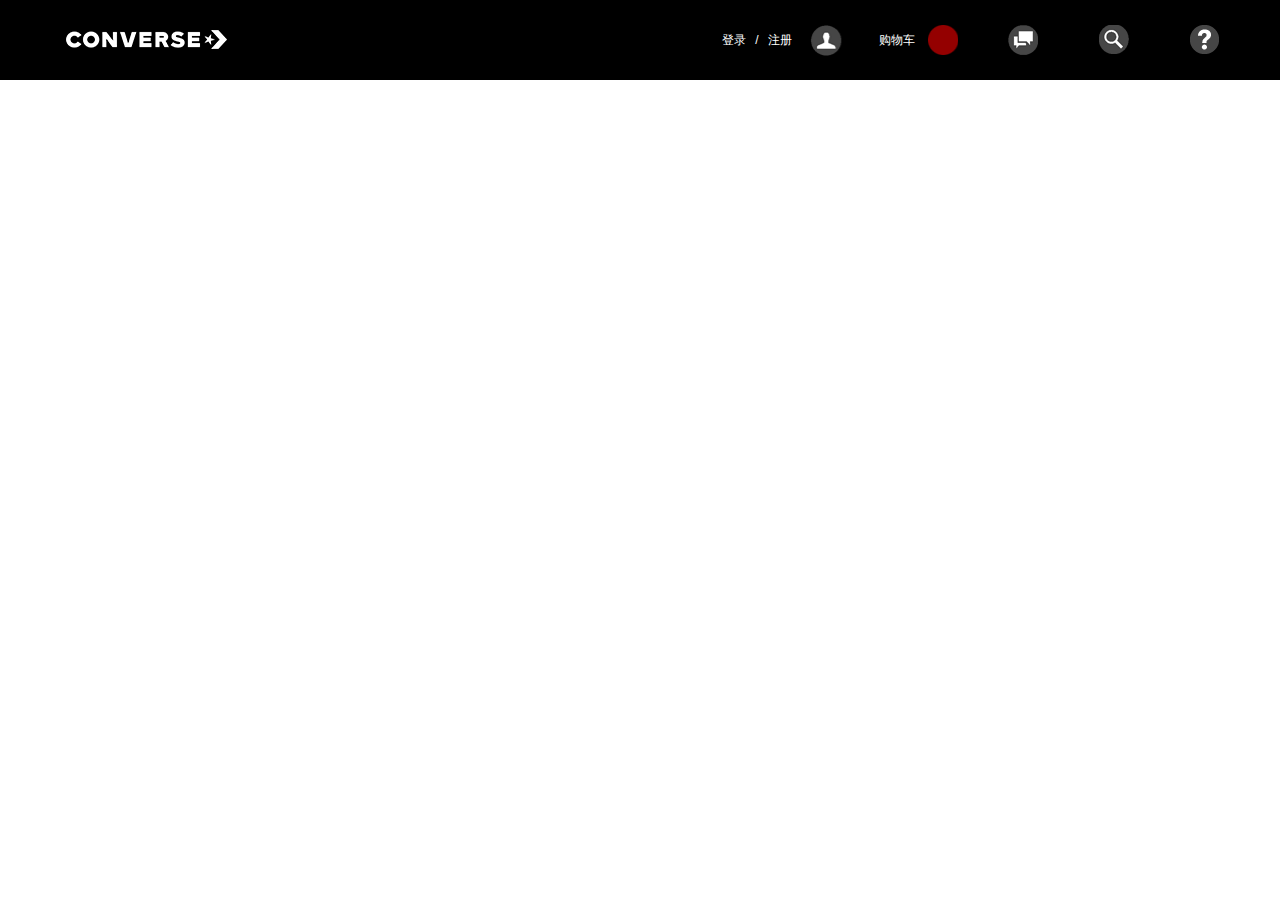
<file: converse/register/register.html>
<!doctype html>
<html lang="en">
<head>
	<meta charset="UTF-8">
	<title></title>
</head>
<script type="text/javascript" src="js/jquery-1.8.3.js"></script>
<script type="text/javascript" src="js/form_au.js"></script>
<link rel="stylesheet" type="text/css" href="css/register.css">
<body>
<div class="header">
	<div class="header_logo">
		<a href="https://www.converse.com.cn/index.htm?iid=tplg06012015"><div class="logo"></div></a>
		<div class="logo_right">
			<div class="box denglu">
				<div class="denglu_tit">
					<a id="down_a" class="a1" href="#">登录</a>
					<span>/</span>
					<a id="down_a2" class="a2" href="#">注册</a>
				</div>
				<div id="up" class="pic denglu_pic"></div>
				
			</div>
			<div class="box gouwu">
				<a class="gouwu_tit" href="#">购物车</a>
				<div class="pic gouwu_pic"></div>	
			</div>
			<a class="pic char_pic" href="#"></a>
			<a class="pic sousuo_pic" href="#"></a>
			<a class="pic help_pic" href="#"></a>
			
		</div>
	</div>
	<!-- 登录 -->
	<div id="dengxia" class="header-expanded" style="display: none;" >
		<div class="header-expanded-content">
			<div class="three_one">
				<p>还未注册？</p>
				<div class="button" id="">
					注册账户<i></i>
				</div>	
			</div>
			
			<dl class="three_two">
				<dt>您可以直接登录</dt>
				<dd>
					<a href="#">
					
					</a>
				</dd>
				<dd class="pic_2">
					<a href="#"></a>
				</dd>
				<dd class="pic_3">
					<a href="#"></a>
				</dd>
				<dd class="pic_4">
					<a href="#"></a>
				</dd>
			</dl>
				
			
			<dl class="three_three">
				<form action="#">
					<dt>已经成为会员</dt>
					<dd class="accountname">
						<input type="text" id="loginName" oldmemberemail name="loginName" maxlength="50" value autocomplete="off" placeholder="邮箱/手机号码" class="error" />
						<span class="error"></span>
					</dd>
					<dd class="accountpassword">
						<input type="password" id="loginPWD" name="loginPWD" value maxlength="12" autocomplete="off" placeholder="账户密码" class="error" />
						<span class="error"></span>
					</dd>
					<dd id="ver">
						<input class="verifycode" type="text" id="validateCode" placeholder="请输入验证码" />
						<span class="error"></span>
						
						<img src="img/botdetectcaptcha.jpg" />

					</dd>
					<!-- <dd class="verifyimg" style="float:left;">
							
					</dd> -->
					<a class="change" href="#">换一张</a>
					<!-- <div class="change"> -->
						
					<!-- </div> -->
					<dd style="margin-top: 15px;">
						<div style="font-size: 11px;">
							一旦登录，即表明你同意匡威的
							<a href="#">法律声明</a>和
							<a href="#">使用规则</a>
						</div>
					</dd>
					<dd id="btn" class="login-login">
						登录<i></i>
					</dd>
					<dd class="bottombox">
						<div class="keeplogin">
							<span></span>
							记住登录名
						</div>
						<div class="forgetpassword">
							忘记密码？
						</div>
					</dd>
				</form>
				
			</dl>
		</div>
		
	</div>
	<!-- 注册 -->
	<div id="chuxia" class="header-expanded" style="display: none;" >
		<div class="header-expanded-content">
			<dl class="registration">
				<dd class="register-box">
					<ul>
						<li>
							手机号码
							<b style="color: red;">*</b>
							<div class="labelbox">
								<input id="phone" type="text" placeholder="135xxxx3333" />
								<span id="spans"  class="error">

								</span>
							

							</div>
						</li>
						<li>
						邮箱 
							<b style="color: red;">*</b>
							<div class="labelbox">
								<input id="email" type="text" placeholder="example@converse.com" />
								<span class="error"></span>
							

							</div>
						</li>
						<!-- <li class="mg0">
							性别
							<b style="color: red">*</b>
							<div class="labelbox">
								<div class="gender">
									<span></span>
									男的
								</div>
								<div class="gender">
									<span></span>
									女的
								</div>
							</div>
							
						</li> -->
						<li class="mg0">
							性别
							<b style="color: red;">*</b><br><br>
							
								<input id="m" type="radio" name="usersex" checked="checked"
								style="width: 20px;height: 20px;padding-right: 20px;" />男
								 <input id="w"  type="radio" name="usersex" style="width: 20px;height: 20px;padding-right: 20px;" />女</li>


					</ul>
				</dd>
				<dd class="register-box">
					<ul>
						<li>
							输入密码
							<b style="color: red;">*</b>
							<div class="labelbox">
								<input id="mima" type="password" placeholder="密码至少为8位字符" />
							
								<span class="error"></span>

							</div>
						</li>
						<li>
							确认密码
							<b style="color: red;">*</b>
							<div class="labelbox">
								<input type="password"
								id="mima2" type="text" placeholder="请再次输入密码" />
								
								<span class="error"></span>

							</div>
						</li>
					<!-- 	<li class="mg0">
							生日（年-月-日）
							<b style="color: red;">*</b>
							<div class="labelbox birthday-box">
								<div class="selectbox">
									<span selectindex>
										2019
									</span>
									<select id="birthday-year">
										<option value="2019">2019</option>
										<option value="2018">2018</option>
										<option value="2017">2017</option>
										<option value="2016">2016</option>



									</select>

								</div>
								<div class="selectbox">
									<span selectindex>
										1
									</span>
									<select id="birthday-month">
										<option value="1">1</option>
										<option value="2">2</option>
										<option value="3">3</option>
										<option value="4">4</option>
										<option value="5">5</option>
										<option value="6">6</option>
										<option value="7">7</option>
										<option value="8">8</option>
										<option value="9">9</option>
										<option value="10">10</option>
										<option value="11">11</option>
										<option value="12">12</option>




									</select>

								</div>
								<div class="selectbox mg0">
									<span selectindex>
										1
									</span>
									<select id="birthday-date">
										<option value="1">1</option>
										<option value="2">2</option>
										<option value="3">3</option>
										<option value="4">4</option>
										<option value="5">5</option>
										<option value="6">6</option>
										<option value="7">7</option>
										<option value="8">8</option>
										<option value="9">9</option>
										<option value="10">10</option>
										<option value="11">11</option>
										<option value="12">12</option>
										<option value="13">13</option>
										<option value="14">14</option>
										<option value="15">15</option>
										<option value="16">16</option>
										<option value="17">17</option>
										<option value="18">18</option>
										<option value="19">19</option>
										<option value="20">20</option>
										<option value="21">21</option>
										<option value="22">22</option>
										<option value="23">23</option>
										<option value="24">24</option>
										<option value="25">25</option>
										<option value="26">26</option>
										<option value="27">27</option>
										<option value="28">28</option>
										<option value="29">29</option>
										<option value="30">30</option>
										<option value="31">31</option>




									</select>

								</div>
								
							</div>

						</li> -->

						<li class="mg0">
							年龄
								<b style="color: red;">*</b>

							<input type="text" id="userage" /><br />
						</li>
					</ul>
				</dd>
				<dd class="register-box">
					<ul>
						<li>
							验证码
							<b style="color: red;">*</b>
							<div class="labelbox mgt5">
								<input id="yanzheng" class="verifycode" type="text" placeholder="请输入验证码" />
									
									<span class="error"></span>
									<img class="LBD_CaptchaImage" src="img/botdetectcaptcha.jpg" alt="">	
		
							</div>
							<div class="changeverify">
								<a href="">换一张</a>
							</div>

						</li>
						<li>
							短信验证码
							<b style="color: red;">*</b>
							<div class="labelbox mgt5">
								<input class="verifycode" type="text" placeholder="请输入验证码" />
									
									<span class="error"></span>
									<div class="btn-send-mobile">
								<h5 class="btn-descption">发送短信验证码</h5>
							</div>
							</div>
							
						</li>
						<li class="mg0">
							<div class="hh" style="font-size:11px;">
								一旦创建账户，即表明你同意匡威的
								<a href="#">法律声明</a>和
								<a href="#">使用规则</a>
								<div class="button" id="btn_re">

									注册账户<span></span>
								</div>	
							</div>
						</li>
					</ul>
				</dd>
			</dl>
		</div>
		
	</div>

	<!-- 导航 -->
	<!-- <div class="nav">
		<ul class="uls">
			<li>
				<a id="man" href="#">男的</a>
				<p></p>

					
			</li>
			<li>
				<a href="#">女的<p></p></a>
				
			</li>
			<li>
				<a href="#">儿童<p></p></a>
				
			</li>
			<li>
				<a class="tit1" href="#">型人搭配<p></p></a>
				
			</li>
			<li>
				<a class="tit2" href="#">联名合作款<p></p></a>
				
			</li>
			<li>
				<a class="tit1" href="#">店铺分布<p></p></a>
				
			</li>
		</ul>
	</div> -->
</div>
	










</body>
</html>
</file>
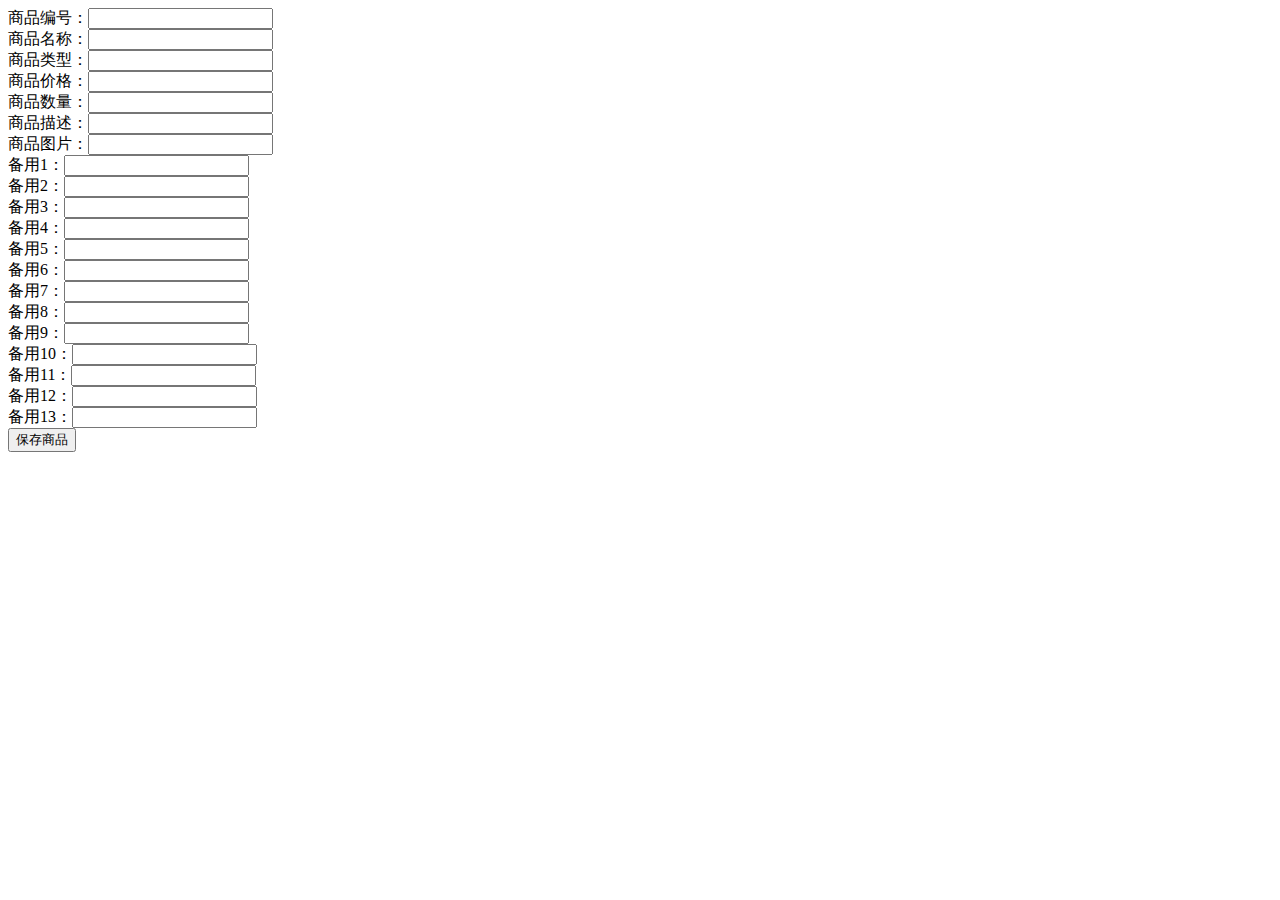
<file: converse04/index/js/addGoods.html>
<!DOCTYPE html>
<html>
	<head>
		<meta charset="utf-8" />
		<title></title>
	</head>
	<body>
	<form action="saveGoods.php" method="post">
		商品编号：<input type="text" name="goodsId" /><br/>
		商品名称：<input type="text" name="goodsName" /><br/>
		商品类型：<input type="text" name="goodsType" /><br/>
		商品价格：<input type="text" name="goodsPrice" /><br/>
		商品数量：<input type="text" name="goodsCount" /><br/>
		商品描述：<input type="text" name="goodsDesc" /><br/>
		商品图片：<input type="text" name="goodsImg" /><br/>
		备用1：<input type="text"  name="beiyong1" /><br/>
		备用2：<input type="text"  name="beiyong2" /><br/>
		备用3：<input type="text"  name="beiyong3" /><br/>
		备用4：<input type="text"  name="beiyong4" /><br/>
		备用5：<input type="text"  name="beiyong5" /><br/>
		备用6：<input type="text"  name="beiyong6" /><br/>
		备用7：<input type="text"  name="beiyong7" /><br/>
		备用8：<input type="text"  name="beiyong8" /><br/>
		备用9：<input type="text"  name="beiyong9" /><br/>
		备用10：<input type="text" name="beiyong10" /><br/>
		备用11：<input type="text" name="beiyong11" /><br/>
		备用12：<input type="text" name="beiyong12" /><br/>
		备用13：<input type="text" name="beiyong13" /><br/>
		<input type="submit" value="保存商品" />
	</form>
		
	</body>
</html>
</file>
<file: converse/index/css/index.css>
body,p,dl,dd,ul,ol,li,div,h1,h2,h3,h4,h5,h6,form,input,table,tr,td{
	margin:0;
	padding:0;
}
body{
	font-family: "微软雅黑",Arial;
    color: #333;

}
html{
     overflow-x: hidden; overflow-y: auto;
}
ul,ol{
	list-style:none;
}
img{
	border: 0;
}
a{
	text-decoration: none;
	color: #333;
}

/*导航*/
.nav{
    height:50px;
    background:#464646;
}
.uls{
    /*display: flex;
    justify-content: center;
    align-items: center;*/
    margin-left:307px;
}
.uls li{
    float:left;
    width: 150px;
    height:50px;
    position: relative;
}
.uls li a{
    box-sizing: border-box;
    color: white;
    font-size: 18px;
    font-weight: normal;
    line-height: 35px;
    padding-left: 58px;
 
}
.uls .tit1{
    padding-left: 41px;
}
.uls .tit2{
    padding-left: 31px;
}
.uls li p{
    border-color: white transparent transparent;
    border-right: 6px solid transparent;
    border-style: solid;
    border-width: 6px;
    position: absolute;
    width: 0;
    margin-left: -6px;
    height: 0;
    left: 50%;
    bottom: 6px;
}

/*nav的隐藏层*/
.nav_exp{
    width: 100%;
    display: none;
    opacity: 0;
    position: absolute;
    top: 17%;
    left: 0;
    z-index: 101;
    background: #fff;
}
.lineNav{
    max-width: 1000px;
    margin: 0 auto;
    text-align: left;
    overflow: hidden;
    position: relative;
    margin-right: 174px;
    display: block;
    height: 100%;

}
.uls li:nth-child(1):hover{
    text-decoration: underline;
}
.uls li:nth-child(2):hover{
    text-decoration: underline;
}
.uls li:nth-child(3):hover{
    text-decoration: underline;
}
.uls li:nth-child(1):hover.nav_exp{
    display: block;
    opacity: 1;
}
.nav_exp ul li {
    display: inline-block;
    zoom: 1;
    margin: 0;
    padding: 0;
    max-width: 130px;
    min-width: 90px;
    width: 13%;
}
.nav_exp ul li a {
    color: #000;
    display: block;
    position: relative;
}
.nav_exp li img {
    width: 130px;
}
.nav_exp ul li span {
    display: block;
    position: absolute;
    bottom: 15px;
    width: 100%;
    text-align: center;
    line-height: 15px;
    left: 0;
    font-size: 14px;
}
.centerline{
    background: #b7b7b7;
    height: 1px;
    width: 100%;
    clear: both;
}

#children{
    height: 
}

/*通知*/
.homenotice {
  height:42px;
}
.homenotice a{
	display: block;
	font-size: 12px;
	color:#222;
	text-align: center;
	line-height: 42px;
}


/*轮播图*/
.banner{
	height:593.2px;
	background: pink;

}
.num{
	width: 100%;
    height: 36px;
    margin: 0 auto;
    text-align: center;
    margin-top: 8px;
    margin-bottom: 8px;
}

.num li {
    border-top: 1px solid #fff;
    color: #999;
    cursor: pointer;
    display: inline-block;
    zoom: 1;
    font-size: 15px;
    height: 15px;
    padding: 5px 0;
    margin-left: 8px;
}
/*#banner{
    width: 1519px;
    height: 593.2px;
}
#banner img{
    width: 1519px;
    height: 593.2px;
}

*/


.banner{
    width: 1519px;
    height: 593.2px;
    border: 2px solid #ccc;
    position: relative;
    overflow: hidden;
}
.img{
    position: absolute;
    top: 0;
    left: 0
}
.img li{
    float: left;
  }
.img li{
    width: 1519px;
    height: 593.2px;
}
.img li img{
    width: 1519px;
    height: 593.2px;
}
.num{
    position: absolute;
    bottom: -62px;
    width: 100%;
    text-align: center;
    font-size: 0;
}
.num li{
/*    width: 10px;*/
    height: 15px;
    display: block;
    display: inline-block;
    margin: 0 5px;
    cursor: pointer;
    font-weight: 600;


}
.btn{
    display: none;
}
.btn span{
    display: block;
    width: 50px;
    height: 100px;
    background: rgba(0,0,0,0.6);
    color: #fff;
    font-size: 40px;
    line-height: 100px;
    text-align: center;
    cursor:pointer;
}
.btn .prev{
    position: absolute;
    left: 0;
    top: 50%;
    margin-top: -50px;
}
.btn .next{
    position: absolute;
    right: 0;
    top: 50%;
    margin-top: -50px;
}
.num .active{
    /*background-color: #fff; */
    color: #000;
    border-top:1px solid #000;
    font-weight: 600;
}

/*第一部分*/


.brand-segments {
    max-width: 1000px;
    width: 100%;
    margin: 35px auto 0;
    /*height:1300px;*/
    /*background: #abcdef;*/
}
.category-title {
    height: 30px;
    margin: 20px auto;
    max-width: 1000px;
    position: relative;
    text-align: center;
    margin-top: 80px;
}
.category-title:before {
    background-color: #b7b7b7;
    content: "";
    height: 1px;
    left: 1.5%;
    position: absolute;
    top: 15px;
    width: 97%;
}
.category-title h1 {
    background: none repeat scroll 0 0 #fff;
    display: inline-block;
    height: 30px;
    line-height: 30px;
    margin: 0 auto;
    padding: 0 4%;
    position: relative;
    font-size: 30px;
    font-weight: 100;
}




   /*clearfix*/
/*.clearfix{
	display: flex;
	justify-content: center;
	align-items: center;
} */
.bs-container {
	float: left;

}
.clearfix:after {
    clear: both;
    content: "";
    display: block;
    font-size: 0;
    height: 0;
    visibility: hidden;
}

.bs-container a{
	display: block;
    font-size: 24px;
    line-height: 30px;
    text-align:center;
    width: 240px;
}

.bs-container:hover a{
	text-decoration: underline;
}
.brand-menu-container {
    width: 97%;
    margin-top: 20px;
    height: 20px;
    position: relative;
    padding: 0 1.5%;

}
.brand-menu-container:before {
    width: 97%;
    background-color: #b7b7b7;
    height: 1px;
    position: absolute;
    top: 0;
    left: 1.5%;
    content: "";
}
/*.brand-menu-container.man{
	width: 39px;
    height: 21px;
    position: absolute;
    background: url(../img/active.png) no-repeat scroll 0 0 transparent;
    top: 0;
    left: 12%;
    margin-left: -20px;
}
*//*.brand-menu-container.woman{
	left: 37%;
}
*/

.brand-menu-container .brand-menu {
    width: 39px;
    height: 21px;
    position: absolute;
    background: url(../img/active.png) no-repeat scroll 0 0 transparent;
    top: 0;
    left: 12%;
    margin-left: -20px;
    left: 37%;
}
/*.brand-menu-container.cloths{
	left: 63%;
}
.brand-menu-container.acc{
	left: 63%;
}*/
.viewAll-button {
    width: auto;
    height: auto;
    margin: 0 auto;
    text-align: center;
}
.viewAll-button a {
    line-height: 48px;
    font-size: 16px;
    height: 48px;
    padding: 0 25px;
    border: 1px solid #000;
    text-align: center;
    display: inline-block;
    width: 420px;
    background-color: #000;
    color: #FFF;
    box-sizing: border-box;
}
.viewAll-button a span{
    background: url(../img/sprites_header_footer.png) no-repeat scroll -9px -163px transparent;
    width: 20px;
    height: 30px;
    display: inline-block;
    vertical-align: middle;
    margin-left: 15px;
}

.viewAll-button a:hover{
	transition-duration: .3s;
    -moz-transition-duration: .3s;
    -o-transition-duration: .3s;
    -webkit-transition-duration: .3s;
    background-color: #FFF;
    color: #000;
    border: 1px solid #000;

}
.viewAll-button a:hover span{
    background: url(../img/sprites_header_footer.png) no-repeat scroll -43px -163px transparent;

}
/*.clearfix .now_pr.clear{
	border:none;

}*/
/*第二部分：新品推荐*/

.section_two{
	width: 100%;
	height:960px;
	/*background: pink;*/
	display: flex;
	justify-content: center;
	align-items: center;
	

}
.section_two .now_pr{
	width: 1000px;
	height:960px;
	/*background: skyblue;*/
	position: relative;


}
.pr_one{
	height:320px;
	/*background: #abc;*/
	border-bottom: 1px dotted #b7b7b7;

}
.pr_one dl {
	width: 25%;
    height: 300px;
    float: left;
    position: relative;
    font-size: 14px;
    box-sizing: border-box;
    font-weight: 600;
}
.pr_one dl:hover{
    border: 1px solid #b7b7b7;
    transition-duration: .3s;
    -moz-transition-duration: .3s;
    -o-transition-duration: .3s;
    -webkit-transition-duration: .3s;
}

.pr_one dl dt{
	text-align:center;
}
.pr_one dl dt a img{
	width: 165px;
	height: 165px;
	margin-bottom: 15px;
}
.pr_one dl dd{
	text-align:center;
}
.p-l-name{
	height: 55px;
    margin-bottom: 5px;
}


/*第三部分*/

.section_three{
	width: 100%;
	height:612px;
	/*background: pink;*/
	position: relative;
	margin-top: 80px;
}
.street_cool{
	width: 1000px;
	height: 612px;
	/*background: skyblue;*/
	position: absolute;
	left: 0;
	right: 0;
	bottom: 0;
	top:0;
	margin: auto;

}
.headline{
	width: 100%;
    height: 40px;
    background: #464646;
    color: #FFF;
    font-size: 18px;
}
.headline img{
	vertical-align: middle;
	margin: 0px 11px 0 20px;
}
.headline span{
	line-height: 40px;
}
.pro_two{
	width: 1000px;
	height: 552px;
	margin: 20px auto 0;
    border: 0 solid #f00;
    /*background: #abc;*/
    display: flex;
    justify-content: space-between;
    align-items: center;


}
.pro_two_one{
	width: 488px;
	position: relative;

}
.pro_two_one .picture{
	position: relative;
	width: 488px;
	height: 366px;
}
.pro_two_one a h1{
	font-size: 18px;
    margin: 17px 0 17px 0;
}
.pro_two_one p{
	line-height: 20px;
    height: auto;
    font-size: 12px;
}
    
.see_more{
	margin-top: 16px;
}
.see_more a{
	line-height: 48px;
    font-size: 16px;
    height: 48px;
    padding: 0 3px 0 7px;
    border: 1px solid #000;
    text-align: center;
    display: inline-block;
    width: 197.44px;
    background-color: #000;
    color: #FFF;
}
.see_more a span{
	background: url(../img/sprites_header_footer.png) no-repeat scroll -9px -163px transparent;
    width: 20px;
    height: 30px;
    display: inline-block;
    vertical-align: middle;
    margin-left: 13px;
}
.see_more a:hover{
	/*background: url(../img/sprites_header_footer.png) no-repeat -94px -152px;*/
	background-color: #FFF;
    color: #000;
    border: 1px solid #000;
    transition-duration: .3s;
    -moz-transition-duration: .3s;
    -o-transition-duration: .3s;
    -webkit-transition-duration: .3s;
}
.see_more a:hover span{
	background: url(../img/sprites_header_footer.png) no-repeat scroll -42px -163px transparent;

}



      /*遮挡*/
.mask{
	position: absolute;
    top: 0;
    left: 0;
    background: url(../img/mask.png) repeat;
    width: 100%;
    height: 100%;
    text-align: center;
    /*display: none;*/
}


/*第四部分:至酷精选 玩转潮流*/
.section_f{
	width: 100%;
	/*background: pink;*/
	position: relative;
}
.cool{
	width: 1000px;
	height: 400px;
	/*background: skyblue;*/
	position: absolute;
	left: 0;
	right: 0;
	bottom: 0;
	top:0;
	margin: auto;

}
.headline{
	width: 100%;
    height: 40px;
    background: #464646;
    color: #FFF;
    font-size: 18px;
}
.headline img{
	vertical-align: middle;
	margin: 0px 11px 0 20px;
}
.headline span{
	line-height: 40px;
}
.pro_three{
	width: 1000px;
	height: 400px;
	margin: 20px auto 0;
    border: 0 solid #f00;
    /*background: #abc;*/
    display: flex;
    justify-content: space-between;
    align-items: center;



}
.pro_two_two{
	width: 320px;
	position: relative;

}
.pro_two_two .picture{
	position: relative;
	width: 320px;
	height: 240px;
}
.pro_two_one a h1{
	font-size: 18px;
    margin: 17px 0 17px 0;
}
.pro_two_one a h1:hover{
	color: #999;
    border: 0 solid #000;
    text-decoration: underline;
    transition-duration: .3s;
    -moz-transition-duration: .3s;
    -o-transition-duration: .3s;
    -webkit-transition-duration: .3s;

}
.pro_two_one p{
	line-height: 20px;
    height: auto;
    font-size: 12px;
}
.pro_two_one p:hover{
	color: #999;
    border: 0 solid #000;
    transition-duration: .3s;
    -moz-transition-duration: .3s;
    -o-transition-duration: .3s;
    -webkit-transition-duration: .3s;

}   
.more{
	margin-top: 16px;
}
.more a{
	line-height: 42px;
    font-size: 18px;
    height: 42px;
    padding: 0;
    border: 0 solid #000;
    text-align: left;
    display: inline-block;
    zoom: 1;
    width: 320px;
    background-color: #FFF;
    color: #333;
    text-decoration: underline;
}

.more a span{
	background: url(../img/arrow1.png) no-repeat scroll -20px -1px transparent;
    width: 20px;
    height: 30px;
    display: inline-block;
    vertical-align: middle;
    margin-left: 13px;
}
.more a:hover{
	background-color: #FFF;
    color: #999;
    border: 0 solid #000;
    transition-duration: .3s;
  
}
.more a:hover span{
	background: url(../img/arrow1.png) no-repeat scroll 0px -1px transparent;
	
}



      /*遮挡*/
.mask{
	position: absolute;
    top: 0;
    left: 0;
    background: url(../img/mask.png) repeat;
    width: 100%;
    height: 100%;
    text-align: center;
    display: none;
}
.picture:hover .mask{
	display: block;
}




/*底部*/
/*top*/
.footer_top{
	width: 100%;
	height:448px;
	background: #464646;
	margin-top:100px;
	color:#fff;
	text-align: center;
}
.information h1 {
    font-size: 30px;
    margin: 78px auto 35px;
    display: inline-block;
}
/*link部分*/
.information .information_link{
	margin: 37px auto 0;
    height: auto;
    width: 525px;
    text-align: center;
    padding-bottom: 80px;

}
.information_link a{
	background: url(../img/share.png) no-repeat transparent;
    width: 75px;
    height: 75px;
    display: block;
    float: left;
    text-indent: -9999px;
    margin: 0 15px;
    padding: 0;
    color: #333;
}
.information_link a:nth-child(1){
	background-position: -75px 0px;
	
}
.information_link a:nth-child(2){
 	background-position:-75px -75px;

}

.information_link a:nth-child(3){
	background-position: -75px -150px;

}

.information_link a:nth-child(4){
 	background-position:-75px -225px;

}
.information_link a:nth-child(5){
 	background-position:-75px -300px;

}
.information_link a:nth-child(1):hover{
		background-position: 0px 0px;
}
.information_link a:nth-child(2):hover{
		background-position: 0px -75px;
}
.information_link a:nth-child(3):hover{
		background-position: 0px -150px;
}
.information_link a:nth-child(4):hover{
		background-position: 0px -225px;
}
.information_link a:nth-child(5):hover{
		background-position: 0px -300px;
}

/*middle*/
.footer_middle{
    max-width: 1000px;
    margin: 75px auto 0;
    text-align: center;
    /*background: #abcdef;*/
    position: relative;

}
.cut::before{
    background-color: #b7b7b7;
    content: "";
    height: 1px;
    left: 1.5%;
    position: absolute;
    top: 15px;
    width: 97%;
}
.part{
	display: flex;
	justify-content: center;
	align-items: center;
	line-height: 20px;
}
.footer_middle .part dl{
	margin-top: 42px;
	width: 24%;
    text-align: center;
    display: inline-block;
    vertical-align: top;
    min-height: 280px;
	color: #333;


}
.part dl dt{
	margin-bottom: 21px;

 
}
.part dl dt a{
	color: #333;
    outline: medium none;
    overflow: hidden;
    text-decoration: none;
    font-size: 16px;
    font-weight: 600;
}
.part dl dd a{
	color: #333;
    outline: medium none;
    overflow: hidden;
    text-decoration: none;
    font-size: 14px;

}

.part .tt{
	margin-top:20px;
}
.part .tt1{
	margin-top:60px;
}
.bold{
	font-weight: 600;
}
.part dl a:hover{
	color: #999;
}
/*bottom*/
.footer_bottom{
	width: 100%;
	height: 150px;
	text-align:center;
	margin:0 auto;
	position: absolute;
	background:#000;
}
.bottom_list{
	display: flex;
	justify-content: center;
	align-items: center;
    padding: 18px 0;
}
.bottom_list li{
	margin:0 10px;
}
.bottom_list li a{
	color: #fff;
	font-size: 12px;
}
.bottom_logo{
	width: 133px;
    height: 100px;
    position: absolute;
    background: url(../img/new_logo.png) 0 0 no-repeat transparent;
    left: 50%;
    font-size: inherit;
    margin: -10px 0 0 -66px;
    -webkit-transform: scale(0.5);

}

.footer_title{
	bottom: 0;
    display: block;
    margin: 12px auto;
    position: absolute;
    text-align: center;
    width: 100%;
    left: 0;
    height: 20px;
}
.footer_bottom p{
	color: #fff;
	font-size: 12px;

}
.footer_bottom p a{
	color: #fff;
}	
.footer_bottom p a img{
	vertical-align: middle;
}


/*漂浮的*/
.livechat {
    position: absolute;
    right: 0;
    top: 200px;
    z-index: 100000000000;
    transition: top 1s;
}
</file>
<file: converse/index/css/register.css>
body,p,dl,dd,ul,ol,li,div,h1,h2,h3,h4,h5,h6,form,input,table,tr,td{
	margin:0;
	padding:0;
}
body{
	font-family: "微软雅黑",Arial;
    color: #333;

}
html{
     overflow-x: hidden; overflow-y: auto;
}
ul,ol{
	list-style:none;
}
img{
	border: 0;
}
a{
	text-decoration: none;
	color: #333;
}
i{
    font-style: normal;
}
.header_logo{
	height: 80px;
	background: #000;
	position: relative;
}
.logo{
    width: 163px;
    height: 21.59px;
    position: absolute;
    top: 25%;
    background: url(../img/header-footer-new3.png) 0 0 no-repeat transparent;
    font-size: inherit;
	margin-left: 66px;
	margin-top: 10px;
}
.logo_right{
	display: flex;
	justify-content: flex-end;
	align-items: center;
}
.box{
	display: flex;
	justify-content: center;
	align-items: center;
}
.denglu{
	/*background: blue;*/
	height:80px;
	width:120px;
	/*margin-right: 550px;*/
	
}
.denglu_tit{
	width:100px;
	font-size: 12px;
	color: #fff;
}
.denglu_tit a{
	font-size: 12px;
	color: #fff;
}
.denglu_tit .a2{
	margin-left: 6px;
}
.denglu_tit .a1{
	margin-right: 6px;
}
.pic{
	width:30px;
	height:31px;
}
.denglu_pic{
	width:36px;
	height:31px;
	background: url(../img/sprites_header_footer.png) no-repeat -95px -85px;
}
.denglu_pic:hover{
	background-position:  -136px -66px;

}
.gouwu{
	width: 116px;
	height: 80px;
	
}

.gouwu_pic{
	background: url(../img/sprites_header_footer.png) no-repeat -168px -97px;

}

.gouwu_tit {
	width:50px;
	color: #fff;
	font-size: 12px;
	padding-left: 37px;
}
.char_pic{

	background: url(../img/sprites_header_footer.png) no-repeat -95px -54px;
	margin-left: 50px;
}
.char_pic:hover{
	background-position:  -136px -33px;

}
.sousuo_pic{
	background: url(../img/sprites_header_footer.png) no-repeat -137px -162px;
	margin-left: 61px;
}
.sousuo_pic:hover{
	background-position:  -136px -1px;

}
.help_pic{
	background: url(../img/sprites_header_footer.png) no-repeat -169px -162px;
	margin-left: 61px;
	margin-right: 60px;
}
.help_pic:hover{
	background-position:  -167px -1px;

}

/*导航*/
.nav{
	height:50px;
	background:#464646;
}
.uls{
	display: flex;
	justify-content: center;
	align-items: center;
}
.uls li{
	width: 150px;
	height:50px;
	position: relative;
}
.uls li a{
	box-sizing: border-box;
    color: white;
    font-size: 18px;
    font-weight: normal;
    line-height: 35px;
    padding-left: 58px;
 
}
.uls .tit1{
	padding-left: 41px;
}
.uls .tit2{
	padding-left: 31px;
}
.uls li p{
    border-color: white transparent transparent;
    border-right: 6px solid transparent;
    border-style: solid;
    border-width: 6px;
    position: absolute;
    width: 0;
    margin-left: -6px;
    height: 0;
    left: 50%;
    bottom: 6px;
}


/*登录*/
.header-expanded{
	width: 100%;
	height: 397px;
    z-index: 101;
    background-color: #FFF;
    position: relative;
}
.header-expanded-content{
	width: 1000px;
	height: 317px;
	position: absolute;
	left: 0;
	right: 0;
	top:0;
	bottom:0;
    margin:auto;
    /*background: #abcdef;*/
}

.three_one{
    width: 15%;
    height: 100%;
    float:left;
	/*background: red;*/
}
.three_one p{
    font-size: 24px;
    margin-bottom: 20px;
    width: 100%;
    text-align: left;
}
.three_one .button{
    background-color: #000;
    color: #fff;
    cursor: pointer;
    font-size: 18px;
    height: 40px;
    line-height: 38px;
    text-align: center;
    width: 100%;
    border: 1px solid #000;
    box-sizing: border-box;
}
.three_one .button i{
    background: url(../img/sprites_header_footer.png) no-repeat scroll -10px -164px transparent;
    width: 15px;
    height: 28px;
    display: inline-block;
    vertical-align: middle;
    margin-left: 12px;
}
.three_one .button:hover {
    -webkit-transition-duration: .3s;
    background-color: transparent;
    color: #000;
    border: 1px solid #999;
}
.three_one .button:hover i{
    -webkit-transition-duration: .3s;
    background-position: -43px -164px;
}
.three_two{
    width: 30%;
    height: 100%;
    border-left: 1px solid #999;
    border-right: 1px solid #999;
    margin: 0 6%;
    padding: 0 6%;
    float:left;

}
.three_two dt{
	font-size: 24px;
    margin-bottom: 20px;
    width: 100%;
    text-align: left;
}
.three_two dd{
	width: 40px;
    height: 40px;
    float: left;
    margin: 0 12px 12px 0;
}
.three_two dd a{
    display: block;
    background-image: url(../img/shareimg.png);
    background-repeat: no-repeat;
    background-color: transparent;
    width: 100%;
    height: 100%;
    text-indent: -1000em;
}
.three_two .pic_2 a{
	background-position: 0px -48px;
}
.three_two .pic_2 a{
	background-position: 0px -96px;
}
.three_two .pic_3 a{
	background-position: 0px -146px;
}
.three_two .pic_4 a{
	background-position: 0px -240px;
}
.three_three{
	height: 100%;
	width: 30%;
	float: left;
	/*background: #abcdef;*/

}

.three_three dt{
    font-size: 24px;
    margin-bottom: 20px;
    width: 100%;
    text-align: left;
}

.three_three input{
    border: 1px solid #999;
    width: 100%;
    height: 40px;
    line-height: 30px;
    padding: 5px 5px 5px 18px;
    box-sizing: border-box;
    background-color: #FFF;
    font-family: "tradegothic";
}
.header-expanded span.error {
    top: 30px;
    left: 0;
    color: red;
    font-size: 12px;
    z-index: 0;
    line-height: 40px;
}

.three_three .verifycode {
    width: 47.61%;
    margin-right: 4.78%;
    float: left;
}
.three_three  dd {
    /*line-height: 38px;*/
    margin-bottom: 20px;
    position: relative;
    width: 100%;
    max-height: 40px;
}
.three_three #ver{
	margin-bottom: 12px;
}
.change{
	display: block;
    text-align: right;
    color: #000;
    text-decoration: underline;
    /*height: 25px;*/
    margin: 0;
    line-height: 12px;
    color: #000;
}
.three_three .login-login{
    background-color: #000;
    color: #fff;
    cursor: pointer;
    font-size: 18px;
    height: 40px;
    line-height: 38px;
    text-align: center;
    width: 100%;
    border: 1px solid #000;
    box-sizing: border-box;
    margin-bottom: 0px;
    margin-top: -11px;
}
.three_three .login-login i{
    background: url(../img/sprites_header_footer.png) no-repeat scroll -10px -164px transparent;
    width: 15px;
    height: 28px;
    display: inline-block;
    vertical-align: middle;
    margin-left: 12px;
}
.three_three .login-login:hover {
    -webkit-transition-duration: .3s;
    background-color: transparent;
    color: #000;
    border: 1px solid #999;
}
.three_three .login-login:hover i{
    -webkit-transition-duration: .3s;
    background-position: -43px -164px;
}

.keeplogin {
    color: #000;
    cursor: pointer;
    float: left;
    font-size: 14px;
    text-align: left;
    text-indent: 30px;
    width: auto;
}
.keeplogin span{
    background: url(../img/cart-sprite1.png) no-repeat scroll -3px -181px transparent;
    height: 18px;
    width: 18px;
    border: 2px solid #000;
    margin-top: 0;
    border: 1px solid #b7b7b7;
    content: "";
    width: 14px;
    height: 14px;
    left: 0;
    position: absolute;
    top: 50%;
    margin-top: 2px;
}


.forgetpassword{
    color: #000;
    cursor: pointer;
    float: right;
    font-size: 14px;
    text-align: right;
    text-decoration: underline;
    width: auto;
}




/*注册*/
.header-expanded span {
    color: #999;
    font-size: 12px;
    position: absolute;
    display: block;
    top: 0;
    left: 18px;
    z-index: 0;
}
.header-expanded .header-expanded-content {
    max-width: 1000px;
    padding: 40px 0;
    height: 317px;
    margin: 0 auto;
    /*display: none;*/
}
.header-expanded .registration {
    width: 100%;
    position: relative;
}
.header-expanded dl {
    float: left;
    height: 100%;
    display: block;
}
.header-expanded .registration dd {
    width: 100%;
    float: left;
}

.header-expanded .registration li {
    font-size: 13px;
    line-height: 20px;
    width: 30%;
    float: left;
    margin-right: 5%;
}
.header-expanded input {
    background-color: #fff;
}
.header-expanded .registration .labelbox {
    line-height: 40px;
    margin: 10px 0 25px 0;
    max-height: 40px;
    position: relative;
    width: 100%;
    min-height: 40px;
}
.header-expanded input {
    border: 1px solid #999;
    width: 100%;
    height: 40px;
    line-height: 30px;
    padding: 5px 5px 5px 18px;
    box-sizing: border-box;
    background-color: #FFF;
    font-family: "tradegothic";
}
.registration .mg0{
	margin-right: 0 !important;
}

.gender span {
    background: url(../img/cart-sprite1.png) no-repeat scroll -20px -181px transparent;
    border: 2px solid #000;
    width: 18px;
    height: 18px;
    margin-top: -10px;
}

.header-expanded .registration .gender {
    color: #000;
    cursor: pointer;
    float: left;
    text-align: left;
    text-indent: 30px;
    width: 50%;
    position: relative;
}
.header-expanded .registration .gender span {
    border: 1px solid #999;
    height: 14px;
    left: 0;
    position: absolute;
    width: 14px;
    top: 50%;
    margin-top: -7px;
}
.selectbox:before {
    background: url(../img/selectbg.png) no-repeat scroll center center #fff;
    border-left: 1px solid #ddd;
    border-right: 1px solid #ddd;
    content: "";
    display: block;
    height: 100%;
    right: -1px;
    position: absolute;
    top: 0;
    width: 30px;
    cursor: pointer;
}
.registration .labelbox .selectbox {
    border: 1px solid #ddd;
    box-sizing: border-box;
    float: left;
    height: 40px;
    line-height: 40px;
    margin-right: 5%;
    overflow: hidden;
    width: 30%;
    position: relative;
}
.header-expanded span.selectindex {
    text-align: center;
}
.selectindex {
    display: block;
    height: 100%;
    line-height: inherit;
    padding-right: 30px;
    position: absolute;
    left: 0!important;
    left: 0!important;
    width: 100%;
    color: #333!important;
    box-sizing: border-box;
}
.registration .labelbox select {
    background: 0;
    border: 0;
    box-sizing: border-box;
    height: 40px;
    position: relative;
    width: 100%;
    z-index: 2;
    line-height: 40px;
    cursor: pointer;
    opacity: 0;
    filter: alpha(opacity=0);
}
.selectbox select {
    background: none repeat scroll 0 0 rgba(0,0,0,0);
    border: medium none;
    cursor: pointer;
    font-family: "tradegothic","fzlthjw","微软雅黑","Microsoft YaHei","黑体","SimHei";
    font-size: 14px;
    height: 100%;
    line-height: 38px;
    opacity: 0;
    position: relative;
    text-align: center;
    width: 100%;
    z-index: 2;
}
option{
    font-weight: normal;
    display: block;
    white-space: pre;
    min-height: 1.2em;
    padding: 0px 2px 1px;
}
.header-expanded .verifycode {
    width: 47.61%;
    margin-right: 4.78%;
    float: left;
}
.header-expanded .LBD_CaptchaImage{
    border: none!important;
    margin: 0!important;
    padding: 0!important;
    display: block!important;
    float: left;
}
.header-expanded .changeverify {
    text-align: right;
    color: #000;
    text-decoration: underline;
    height: 25px;
    margin: 0;
    line-height: 12px;
    color: #000;
}
.header-expanded .changeverify a {
    font-size: 14px;
}

.btn-descption {
    color: white;
    text-align: center;
}
.btn-send-mobile {
    height: 100%;
    display: inline-block;
    width: 47%;
    max-width: 142px;
    min-width: 77px;
    background-color: #848484;
    float: left;
}


.hh{
    width: 298px;
    position: relative;
    margin-top: 10px;
}

.hh .button{
    background-color: #000;
    color: #fff;
    cursor: pointer;
    font-size: 18px;
    height: 38px;
    line-height: 38px;
    text-align: center;
    width: 100%;
    border: 1px solid #000;
    box-sizing: border-box;
}
.hh .button span{
    background: url(../img/sprites_header_footer.png) no-repeat scroll -10px -164px transparent;
    width: 15px;
    height: 28px;
    display: inline-block;
    vertical-align: middle;
    margin-left: 175px;
    margin-top: 28px;
}
.hh .button:hover {
    -webkit-transition-duration: .3s;
    background-color: transparent;
    color: #000;
    border: 1px solid #999;
}
.hh .button:hover span{
    -webkit-transition-duration: .3s;
    background-position: -43px -164px;
}



/*性别*/
/*

#m,#w{
    width: 20px;
    height: 20px;
    margin-right: 20px;

}*/
</file>
<file: converse04/index/css/index.css>
/* Create by lixiangxiang*/
body,p,dl,dd,ul,ol,li,div,h1,h2,h3,h4,h5,h6,form,input,table,tr,td{
	margin:0;
	padding:0;
}
body{
	font-family: "微软雅黑",Arial;
    color: #333;

}
html{
     overflow-x: hidden; overflow-y: auto;
}
ul,ol{
	list-style:none;
}
img{
	border: 0;
}
a{
	text-decoration: none;
	color: #333;
}

/*导航*/
.nav{
    height:50px;
    background:#464646;
}
.uls{
    /*display: flex;
    justify-content: center;
    align-items: center;*/
    margin-left:307px;
}
.uls li{
    float:left;
    width: 150px;
    height:50px;
    position: relative;
}
.uls li a{
    box-sizing: border-box;
    color: white;
    font-size: 18px;
    font-weight: normal;
    line-height: 35px;
    padding-left: 58px;
 
}
.uls .tit1{
    padding-left: 41px;
}
.uls .tit2{
    padding-left: 31px;
}
.uls li p{
    border-color: white transparent transparent;
    border-right: 6px solid transparent;
    border-style: solid;
    border-width: 6px;
    position: absolute;
    width: 0;
    margin-left: -6px;
    height: 0;
    left: 50%;
    bottom: 6px;
}

/*nav的隐藏层*/
.nav_exp{
    width: 100%;
    display: none;
    opacity: 0;
    position: absolute;
    top: 123px;
    left: 0;
    z-index: 101;
    background: #fff;
}
.lineNav{
    max-width: 1000px;
    margin: 0 auto;
    text-align: left;
    overflow: hidden;
    position: relative;
    margin-right: 174px;
    display: block;
    height: 100%;

}
.uls li:nth-child(1):hover{
    text-decoration: underline;
}
.uls li:nth-child(2):hover{
    text-decoration: underline;
}
.uls li:nth-child(3):hover{
    text-decoration: underline;
}
.uls li:nth-child(1):hover.nav_exp{
    display: block;
    opacity: 1;
}
.nav_exp ul li {
    display: inline-block;
    margin: 0;
    padding: 0;
    max-width: 130px;
    min-width: 90px;
    width: 13%;
}
.nav_exp ul li a {
    color: #000;
    display: block;
    position: relative;
}
.nav_exp li img {
    width: 130px;
}
.nav_exp ul li span {
    display: block;
    position: absolute;
    bottom: 15px;
    width: 100%;
    text-align: center;
    line-height: 15px;
    left: 0;
    font-size: 14px;
}
.centerline{
    background: #b7b7b7;
    height: 1px;
    width: 100%;
    clear: both;
}

/*通知*/
.homenotice {
  height:42px;
  margin-top:130px;
}
.homenotice a{
	display: block;
	font-size: 12px;
	color:#222;
	text-align: center;
	line-height: 42px;
}


/*轮播图*/
.banner{
	height:593.2px;
	background: pink;
    width:100%;

}
.num{
	width: 100%;
    height: 36px;
    margin: 0 auto;
    text-align: center;
    margin-top: 8px;
    margin-bottom: 8px;
}

.num li {
    border-top: 1px solid #fff;
    color: #999;
    cursor: pointer;
    display: inline-block;
    zoom: 1;
    font-size: 15px;
    height: 15px;
    padding: 5px 0;
    margin-left: 8px;
}
/*#banner{
    width: 1519px;
    height: 593.2px;
}
#banner img{
    width: 1519px;
    height: 593.2px;
}

*/


.banner{
    width: 1519px;
    height: 593.2px;
    border: 2px solid #ccc;
    position: relative;
    overflow: hidden;
}
.img{
    position: absolute;
    top: 0;
    left: 0
}
.img li{
    float: left;
  }
.img li{
    width: 1519px;
    height: 593.2px;
}
.img li img{
    width: 1519px;
    height: 593.2px;
}
.num{
    position: absolute;
    bottom: -62px;
    width: 100%;
    text-align: center;
    font-size: 0;
}
.num li{
/*    width: 10px;*/
    height: 15px;
    display: block;
    display: inline-block;
    margin: 0 5px;
    cursor: pointer;
    font-weight: 600;


}
.btn{
    display: none;
}
.btn span{
    display: block;
    width: 50px;
    height: 100px;
    background: rgba(0,0,0,0.6);
    color: #fff;
    font-size: 40px;
    line-height: 100px;
    text-align: center;
    cursor:pointer;
}
.btn .prev{
    position: absolute;
    left: 0;
    top: 50%;
    margin-top: -50px;
}
.btn .next{
    position: absolute;
    right: 0;
    top: 50%;
    margin-top: -50px;
}
.num .active{
    /*background-color: #fff; */
    color: #000;
    border-top:1px solid #000;
    font-weight: 600;
}

/*第一部分*/


.brand-segments {
    max-width: 1000px;
    width: 100%;
    margin: 35px auto 0;
    /*height:1300px;*/
    /*background: #abcdef;*/
}
.category-title {
    height: 30px;
    margin: 20px auto;
    max-width: 1000px;
    position: relative;
    text-align: center;
    margin-top: 80px;
}
.category-title:before {
    background-color: #b7b7b7;
    content: "";
    height: 1px;
    left: 1.5%;
    position: absolute;
    top: 15px;
    width: 97%;
}
.category-title h1 {
    background: none repeat scroll 0 0 #fff;
    display: inline-block;
    height: 30px;
    line-height: 30px;
    margin: 0 auto;
    padding: 0 4%;
    position: relative;
    font-size: 30px;
    font-weight: 100;
}




   /*clearfix*/
/*.clearfix{
	display: flex;
	justify-content: center;
	align-items: center;
} */
.bs-container {
	float: left;

}
.clearfix:after {
    clear: both;
    content: "";
    display: block;
    font-size: 0;
    height: 0;
    visibility: hidden;
}

.bs-container a{
	display: block;
    font-size: 24px;
    line-height: 30px;
    text-align:center;
    width: 240px;
}

.bs-container:hover a{
	text-decoration: underline;
}
.brand-menu-container {
    width: 97%;
    margin-top: 20px;
    height: 20px;
    position: relative;
    padding: 0 1.5%;

}
.brand-menu-container:before {
    width: 97%;
    background-color: #b7b7b7;
    height: 1px;
    position: absolute;
    top: 0;
    left: 1.5%;
    content: "";
}
/*.brand-menu-container.man{
	width: 39px;
    height: 21px;
    position: absolute;
    background: url(../img/active.png) no-repeat scroll 0 0 transparent;
    top: 0;
    left: 12%;
    margin-left: -20px;
}
*//*.brand-menu-container.woman{
	left: 37%;
}
*/

.brand-menu-container .brand-menu {
    width: 39px;
    height: 21px;
    position: absolute;
    background: url(../img/active.png) no-repeat scroll 0 0 transparent;
    top: 0;
    left: 12%;
    margin-left: -20px;
    left: 37%;
}
/*.brand-menu-container.cloths{
	left: 63%;
}
.brand-menu-container.acc{
	left: 63%;
}*/
.viewAll-button {
    width: auto;
    height: auto;
    margin: 0 auto;
    text-align: center;
}
.viewAll-button a {
    line-height: 48px;
    font-size: 16px;
    height: 48px;
    padding: 0 25px;
    border: 1px solid #000;
    text-align: center;
    display: inline-block;
    width: 420px;
    background-color: #000;
    color: #FFF;
    box-sizing: border-box;
}
.viewAll-button a span{
    background: url(../img/sprites_header_footer.png) no-repeat scroll -9px -163px transparent;
    width: 20px;
    height: 30px;
    display: inline-block;
    vertical-align: middle;
    margin-left: 15px;
}

.viewAll-button a:hover{
	transition-duration: .3s;
    -moz-transition-duration: .3s;
    -o-transition-duration: .3s;
    -webkit-transition-duration: .3s;
    background-color: #FFF;
    color: #000;
    border: 1px solid #000;

}
.viewAll-button a:hover span{
    background: url(../img/sprites_header_footer.png) no-repeat scroll -43px -163px transparent;

}
/*.clearfix .now_pr.clear{
	border:none;

}*/
/*第二部分：新品推荐*/

.section_two{
	width: 100%;
	/*height:960px;*/
	/*background: pink;*/
	display: flex;
	justify-content: center;
	align-items: center;
	

}
.section_two .now_pr{
	width: 1000px;
	/*height:960px;*/
	/*background: skyblue;*/
	position: relative;


}
.pr_one{
	height:320px;
	/*background: #abc;*/
	border-bottom: 1px dotted #b7b7b7;

}
.pr_one dl {
	width: 25%;
    height: 300px;
    float: left;
    position: relative;
    font-size: 14px;
    box-sizing: border-box;
    font-weight: 600;
}
.pr_one dl:hover{
    border: 1px solid #b7b7b7;
    transition-duration: .3s;
    -moz-transition-duration: .3s;
    -o-transition-duration: .3s;
    -webkit-transition-duration: .3s;
}

.pr_one dl dt{
	text-align:center;
}
.pr_one dl dt a img{
	width: 165px;
	height: 165px;
	margin-bottom: 15px;
}
.pr_one dl dd{
	text-align:center;
}
.p-l-name{
	height: 55px;
    margin-bottom: 5px;
}


/*第三部分*/

.section_three{
	width: 100%;
	height:612px;
	/*background: pink;*/
	position: relative;
	margin-top: 80px;
}
.street_cool{
	width: 1000px;
	height: 612px;
	/*background: skyblue;*/
	position: absolute;
	left: 0;
	right: 0;
	bottom: 0;
	top:0;
	margin: auto;

}
.headline{
	width: 100%;
    height: 40px;
    background: #464646;
    color: #FFF;
    font-size: 18px;
}
.headline img{
	vertical-align: middle;
	margin: 0px 11px 0 20px;
}
.headline span{
	line-height: 40px;
}
.pro_two{
	width: 1000px;
	height: 552px;
	margin: 20px auto 0;
    border: 0 solid #f00;
    /*background: #abc;*/
    display: flex;
    justify-content: space-between;
    align-items: center;


}
.pro_two_one{
	width: 488px;
	position: relative;

}
.pro_two_one .picture{
	position: relative;
	width: 488px;
	height: 366px;
}
.pro_two_one a h1{
	font-size: 18px;
    margin: 17px 0 17px 0;
}
.pro_two_one p{
	line-height: 20px;
    height: auto;
    font-size: 12px;
}
    
.see_more{
	margin-top: 16px;
}
.see_more a{
	line-height: 48px;
    font-size: 16px;
    height: 48px;
    padding: 0 3px 0 7px;
    border: 1px solid #000;
    text-align: center;
    display: inline-block;
    width: 197.44px;
    background-color: #000;
    color: #FFF;
}
.see_more a span{
	background: url(../img/sprites_header_footer.png) no-repeat scroll -9px -163px transparent;
    width: 20px;
    height: 30px;
    display: inline-block;
    vertical-align: middle;
    margin-left: 13px;
}
.see_more a:hover{
	/*background: url(../img/sprites_header_footer.png) no-repeat -94px -152px;*/
	background-color: #FFF;
    color: #000;
    border: 1px solid #000;
    transition-duration: .3s;
    -moz-transition-duration: .3s;
    -o-transition-duration: .3s;
    -webkit-transition-duration: .3s;
}
.see_more a:hover span{
	background: url(../img/sprites_header_footer.png) no-repeat scroll -42px -163px transparent;

}



      /*遮挡*/
.mask{
	position: absolute;
    top: 0;
    left: 0;
    background: url(../img/mask.png) repeat;
    width: 100%;
    height: 100%;
    text-align: center;
    /*display: none;*/
}


/*第四部分:至酷精选 玩转潮流*/
.section_f{
	width: 100%;
	/*background: pink;*/
	position: relative;
}
.cool{
	width: 1000px;
	height: 400px;
	/*background: skyblue;*/
	position: absolute;
	left: 0;
	right: 0;
	bottom: 0;
	top:0;
	margin: auto;

}
.headline{
	width: 100%;
    height: 40px;
    background: #464646;
    color: #FFF;
    font-size: 18px;
}
.headline img{
	vertical-align: middle;
	margin: 0px 11px 0 20px;
}
.headline span{
	line-height: 40px;
}
.pro_three{
	width: 1000px;
	height: 400px;
	margin: 20px auto 0;
    border: 0 solid #f00;
    /*background: #abc;*/
    display: flex;
    justify-content: space-between;
    align-items: center;



}
.pro_two_two{
	width: 320px;
	position: relative;

}
.pro_two_two .picture{
	position: relative;
	width: 320px;
	height: 240px;
}
.pro_two_one a h1{
	font-size: 18px;
    margin: 17px 0 17px 0;
}
.pro_two_one a h1:hover{
	color: #999;
    border: 0 solid #000;
    text-decoration: underline;
    transition-duration: .3s;
    -moz-transition-duration: .3s;
    -o-transition-duration: .3s;
    -webkit-transition-duration: .3s;

}
.pro_two_one p{
	line-height: 20px;
    height: auto;
    font-size: 12px;
}
.pro_two_one p:hover{
	color: #999;
    border: 0 solid #000;
    transition-duration: .3s;
    -moz-transition-duration: .3s;
    -o-transition-duration: .3s;
    -webkit-transition-duration: .3s;

}   
.more{
	margin-top: 16px;
}
.more a{
	line-height: 42px;
    font-size: 18px;
    height: 42px;
    padding: 0;
    border: 0 solid #000;
    text-align: left;
    display: inline-block;
    zoom: 1;
    width: 320px;
    background-color: #FFF;
    color: #333;
    text-decoration: underline;
}

.more a span{
	background: url(../img/arrow1.png) no-repeat scroll -20px -1px transparent;
    width: 20px;
    height: 30px;
    display: inline-block;
    vertical-align: middle;
    margin-left: 13px;
}
.more a:hover{
	background-color: #FFF;
    color: #999;
    border: 0 solid #000;
    transition-duration: .3s;
  
}
.more a:hover span{
	background: url(../img/arrow1.png) no-repeat scroll 0px -1px transparent;
	
}



      /*遮挡*/
.mask{
	position: absolute;
    top: 0;
    left: 0;
    background: url(../img/mask.png) repeat;
    width: 100%;
    height: 100%;
    text-align: center;
    display: none;
}
.picture:hover .mask{
	display: block;
}




/*底部*/
/*top*/
.footer_top{
	width: 100%;
	height:448px;
	background: #464646;
	margin-top:100px;
	color:#fff;
	text-align: center;
}
.information h1 {
    font-size: 30px;
    margin: 78px auto 35px;
    display: inline-block;
}
/*link部分*/
.information .information_link{
	margin: 37px auto 0;
    height: auto;
    width: 525px;
    text-align: center;
    padding-bottom: 80px;

}
.information_link a{
	background: url(../img/share.png) no-repeat transparent;
    width: 75px;
    height: 75px;
    display: block;
    float: left;
    text-indent: -9999px;
    margin: 0 15px;
    padding: 0;
    color: #333;
}
.information_link a:nth-child(1){
	background-position: -75px 0px;
	
}
.information_link a:nth-child(2){
 	background-position:-75px -75px;

}

.information_link a:nth-child(3){
	background-position: -75px -150px;

}

.information_link a:nth-child(4){
 	background-position:-75px -225px;

}
.information_link a:nth-child(5){
 	background-position:-75px -300px;

}
.information_link a:nth-child(1):hover{
		background-position: 0px 0px;
}
.information_link a:nth-child(2):hover{
		background-position: 0px -75px;
}
.information_link a:nth-child(3):hover{
		background-position: 0px -150px;
}
.information_link a:nth-child(4):hover{
		background-position: 0px -225px;
}
.information_link a:nth-child(5):hover{
		background-position: 0px -300px;
}

/*middle*/
.footer_middle{
    max-width: 1000px;
    margin: 75px auto 0;
    text-align: center;
    /*background: #abcdef;*/
    position: relative;

}
.cut::before{
    background-color: #b7b7b7;
    content: "";
    height: 1px;
    left: 1.5%;
    position: absolute;
    top: 15px;
    width: 97%;
}
.part{
	display: flex;
	justify-content: center;
	align-items: center;
	line-height: 20px;
}
.footer_middle .part dl{
	margin-top: 42px;
	width: 24%;
    text-align: center;
    display: inline-block;
    vertical-align: top;
    min-height: 280px;
	color: #333;


}
.part dl dt{
	margin-bottom: 21px;

 
}
.part dl dt a{
	color: #333;
    outline: medium none;
    overflow: hidden;
    text-decoration: none;
    font-size: 16px;
    font-weight: 600;
}
.part dl dd a{
	color: #333;
    outline: medium none;
    overflow: hidden;
    text-decoration: none;
    font-size: 14px;

}

.part .tt{
	margin-top:20px;
}
.part .tt1{
	margin-top:60px;
}
.bold{
	font-weight: 600;
}
.part dl a:hover{
	color: #999;
}
/*bottom*/
.footer_bottom{
	width: 100%;
	height: 150px;
	text-align:center;
	margin:0 auto;
	position: absolute;
	background:#000;
}
.bottom_list{
	display: flex;
	justify-content: center;
	align-items: center;
    padding: 18px 0;
}
.bottom_list li{
	margin:0 10px;
}
.bottom_list li a{
	color: #fff;
	font-size: 12px;
}
.bottom_logo{
	width: 133px;
    height: 100px;
    position: absolute;
    background: url(../img/new_logo.png) 0 0 no-repeat transparent;
    left: 50%;
    font-size: inherit;
    margin: -10px 0 0 -66px;
    -webkit-transform: scale(0.5);

}

.footer_title{
	bottom: 0;
    display: block;
    margin: 12px auto;
    position: absolute;
    text-align: center;
    width: 100%;
    left: 0;
    height: 20px;
}
.footer_bottom p{
	color: #fff;
	font-size: 12px;

}
.footer_bottom p a{
	color: #fff;
}	
.footer_bottom p a img{
	vertical-align: middle;
}


/*漂浮的*/
.livechat {
    position: absolute;
    right: 0;
    top: 200px;
    z-index: 100000000000;
    transition: top 1s;
}
</file>
<file: converse04/index/css/register.css>
/* Create by lixiangxiang*/
body,p,dl,dd,ul,ol,li,div,h1,h2,h3,h4,h5,h6,form,input,table,tr,td{
	margin:0;
	padding:0;
}
body{
	font-family: "微软雅黑",Arial;
    color: #333;

}
html{
     overflow-x: hidden; overflow-y: auto;
}
ul,ol{
	list-style:none;
}
img{
	border: 0;
}
a{
	text-decoration: none;
	color: #333;
}
i{
    font-style: normal;
}
.header{
    position: fixed;
    top:0px; 
    z-index: 99;
    width: 100%;

}
.header_logo{
	height: 80px;
	background: #000;
	position: relative;
}
.logo{
    width: 163px;
    height: 21.59px;
    position: absolute;
    top: 25%;
    background: url(../img/header-footer-new3.png) 0 0 no-repeat transparent;
    font-size: inherit;
	margin-left: 66px;
	margin-top: 10px;
}
.logo_right{
	display: flex;
	justify-content: flex-end;
	align-items: center;
}
.box{
	display: flex;
	justify-content: center;
	align-items: center;
}
.denglu{
	/*background: blue;*/
	height:80px;
	width:120px;
	/*margin-right: 550px;*/
	
}
.denglu_tit{
	width:100px;
	font-size: 12px;
	color: #fff;
}
.denglu_tit a{
	font-size: 12px;
	color: #fff;
}
.denglu_tit .a2{
	margin-left: 6px;
}
.denglu_tit .a1{
	margin-right: 6px;
}
.pic{
	width:30px;
	height:31px;
}
.denglu_pic{
	width:36px;
	height:31px;
	background: url(../img/sprites_header_footer.png) no-repeat -95px -85px;
}
.denglu_pic:hover{
	background-position:  -136px -66px;

}
.gouwu{
	width: 116px;
	height: 80px;
	
}

.gouwu_pic{
	background: url(../img/sprites_header_footer.png) no-repeat -168px -97px;

}

.gouwu_tit {
	width:50px;
	color: #fff;
	font-size: 12px;
	padding-left: 37px;
}
.char_pic{

	background: url(../img/sprites_header_footer.png) no-repeat -95px -54px;
	margin-left: 50px;
}
.char_pic:hover{
	background-position:  -136px -33px;

}
.sousuo_pic{
	background: url(../img/sprites_header_footer.png) no-repeat -137px -162px;
	margin-left: 61px;
}
.sousuo_pic:hover{
	background-position:  -136px -1px;

}
.help_pic{
	background: url(../img/sprites_header_footer.png) no-repeat -169px -162px;
	margin-left: 61px;
	margin-right: 60px;
}
.help_pic:hover{
	background-position:  -167px -1px;

}

/*导航*/
.nav{
	height:50px;
	background:#464646;
}
/*.uls{
	display: flex;
	justify-content: center;
	align-items: center;
}*/
.uls li{
	width: 150px;
	height:50px;
	position: relative;
}
.uls li a{
	box-sizing: border-box;
    color: white;
    font-size: 18px;
    font-weight: normal;
    line-height: 35px;
    padding-left: 58px;
 
}
.uls .tit1{
	padding-left: 41px;
}
.uls .tit2{
	padding-left: 31px;
}
.uls li p{
    border-color: white transparent transparent;
    border-right: 6px solid transparent;
    border-style: solid;
    border-width: 6px;
    position: absolute;
    width: 0;
    margin-left: -6px;
    height: 0;
    left: 50%;
    bottom: 6px;
}


/*登录*/
.header-expanded{
	width: 100%;
	height: 397px;
    z-index: 101;
    background-color: #FFF;
    position: relative;
}
.header-expanded-content{
	width: 1000px;
	height: 317px;
	position: absolute;
	left: 0;
	right: 0;
	top:0;
	bottom:0;
    margin:auto;
    /*background: #abcdef;*/
}

.three_one{
    width: 15%;
    height: 100%;
    float:left;
	/*background: red;*/
}
.three_one p{
    font-size: 24px;
    margin-bottom: 20px;
    width: 100%;
    text-align: left;
}
.three_one .button{
    background-color: #000;
    color: #fff;
    cursor: pointer;
    font-size: 18px;
    height: 40px;
    line-height: 38px;
    text-align: center;
    width: 100%;
    border: 1px solid #000;
    box-sizing: border-box;
}
.three_one .button i{
    background: url(../img/sprites_header_footer.png) no-repeat scroll -10px -164px transparent;
    width: 15px;
    height: 28px;
    display: inline-block;
    vertical-align: middle;
    margin-left: 12px;
}
.three_one .button:hover {
    -webkit-transition-duration: .3s;
    background-color: transparent;
    color: #000;
    border: 1px solid #999;
}
.three_one .button:hover i{
    -webkit-transition-duration: .3s;
    background-position: -43px -164px;
}
.three_two{
    width: 30%;
    height: 100%;
    border-left: 1px solid #999;
    border-right: 1px solid #999;
    margin: 0 6%;
    padding: 0 6%;
    float:left;

}
.three_two dt{
	font-size: 24px;
    margin-bottom: 20px;
    width: 100%;
    text-align: left;
}
.three_two dd{
	width: 40px;
    height: 40px;
    float: left;
    margin: 0 12px 12px 0;
}
.three_two dd a{
    display: block;
    background-image: url(../img/shareimg.png);
    background-repeat: no-repeat;
    background-color: transparent;
    width: 100%;
    height: 100%;
    text-indent: -1000em;
}
.three_two .pic_2 a{
	background-position: 0px -48px;
}
.three_two .pic_2 a{
	background-position: 0px -96px;
}
.three_two .pic_3 a{
	background-position: 0px -146px;
}
.three_two .pic_4 a{
	background-position: 0px -240px;
}
.three_three{
	height: 100%;
	width: 30%;
	float: left;
	/*background: #abcdef;*/

}

.three_three dt{
    font-size: 24px;
    margin-bottom: 20px;
    width: 100%;
    text-align: left;
}

.three_three input{
    border: 1px solid #999;
    width: 100%;
    height: 40px;
    line-height: 30px;
    padding: 5px 5px 5px 18px;
    box-sizing: border-box;
    background-color: #FFF;
    font-family: "tradegothic";
}
.header-expanded span.error {
    top: 30px;
    left: 0;
    color: red;
    font-size: 12px;
    z-index: 0;
    line-height: 40px;
}

.three_three .verifycode {
    width: 47.61%;
    margin-right: 4.78%;
    float: left;
}
.three_three  dd {
    /*line-height: 38px;*/
    margin-bottom: 20px;
    position: relative;
    width: 100%;
    max-height: 40px;
}
.three_three #ver{
	margin-bottom: 12px;
}
.change{
	display: block;
    text-align: right;
    color: #000;
    text-decoration: underline;
    /*height: 25px;*/
    margin: 0;
    line-height: 12px;
    color: #000;
}
.three_three .login-login{
    background-color: #000;
    color: #fff;
    cursor: pointer;
    font-size: 18px;
    height: 40px;
    line-height: 38px;
    text-align: center;
    width: 100%;
    border: 1px solid #000;
    box-sizing: border-box;
    margin-bottom: 0px;
    margin-top: -11px;
}
.three_three .login-login i{
    background: url(../img/sprites_header_footer.png) no-repeat scroll -10px -164px transparent;
    width: 15px;
    height: 28px;
    display: inline-block;
    vertical-align: middle;
    margin-left: 12px;
}
.three_three .login-login:hover {
    -webkit-transition-duration: .3s;
    background-color: transparent;
    color: #000;
    border: 1px solid #999;
}
.three_three .login-login:hover i{
    -webkit-transition-duration: .3s;
    background-position: -43px -164px;
}

.keeplogin {
    color: #000;
    cursor: pointer;
    float: left;
    font-size: 14px;
    text-align: left;
    text-indent: 30px;
    width: auto;
}
.keeplogin span{
    background: url(../img/cart-sprite1.png) no-repeat scroll -3px -181px transparent;
    height: 18px;
    width: 18px;
    border: 2px solid #000;
    margin-top: 0;
    border: 1px solid #b7b7b7;
    content: "";
    width: 14px;
    height: 14px;
    left: 0;
    position: absolute;
    top: 50%;
    margin-top: 2px;
}


.forgetpassword{
    color: #000;
    cursor: pointer;
    float: right;
    font-size: 14px;
    text-align: right;
    text-decoration: underline;
    width: auto;
}




/*注册*/
.header-expanded span {
    color: #999;
    font-size: 12px;
    position: absolute;
    display: block;
    top: 0;
    left: 18px;
    z-index: 0;
}
.header-expanded .header-expanded-content {
    max-width: 1000px;
    padding: 40px 0;
    height: 317px;
    margin: 0 auto;
    /*display: none;*/
}
.header-expanded .registration {
    width: 100%;
    position: relative;
}
.header-expanded dl {
    float: left;
    height: 100%;
    display: block;
}
.header-expanded .registration dd {
    width: 100%;
    float: left;
}

.header-expanded .registration li {
    font-size: 13px;
    line-height: 20px;
    width: 30%;
    float: left;
    margin-right: 5%;
}
.header-expanded input {
    background-color: #fff;
}
.header-expanded .registration .labelbox {
    line-height: 40px;
    margin: 10px 0 25px 0;
    max-height: 40px;
    position: relative;
    width: 100%;
    min-height: 40px;
}
.header-expanded input {
    border: 1px solid #999;
    width: 100%;
    height: 40px;
    line-height: 30px;
    padding: 5px 5px 5px 18px;
    box-sizing: border-box;
    background-color: #FFF;
    font-family: "tradegothic";
}
.registration .mg0{
	margin-right: 0 !important;
}

.gender span {
    background: url(../img/cart-sprite1.png) no-repeat scroll -20px -181px transparent;
    border: 2px solid #000;
    width: 18px;
    height: 18px;
    margin-top: -10px;
}

.header-expanded .registration .gender {
    color: #000;
    cursor: pointer;
    float: left;
    text-align: left;
    text-indent: 30px;
    width: 50%;
    position: relative;
}
.header-expanded .registration .gender span {
    border: 1px solid #999;
    height: 14px;
    left: 0;
    position: absolute;
    width: 14px;
    top: 50%;
    margin-top: -7px;
}
.selectbox:before {
    background: url(../img/selectbg.png) no-repeat scroll center center #fff;
    border-left: 1px solid #ddd;
    border-right: 1px solid #ddd;
    content: "";
    display: block;
    height: 100%;
    right: -1px;
    position: absolute;
    top: 0;
    width: 30px;
    cursor: pointer;
}
.registration .labelbox .selectbox {
    border: 1px solid #ddd;
    box-sizing: border-box;
    float: left;
    height: 40px;
    line-height: 40px;
    margin-right: 5%;
    overflow: hidden;
    width: 30%;
    position: relative;
}
.header-expanded span.selectindex {
    text-align: center;
}
.selectindex {
    display: block;
    height: 100%;
    line-height: inherit;
    padding-right: 30px;
    position: absolute;
    left: 0!important;
    left: 0!important;
    width: 100%;
    color: #333!important;
    box-sizing: border-box;
}
.registration .labelbox select {
    background: 0;
    border: 0;
    box-sizing: border-box;
    height: 40px;
    position: relative;
    width: 100%;
    z-index: 2;
    line-height: 40px;
    cursor: pointer;
    opacity: 0;
    filter: alpha(opacity=0);
}
.selectbox select {
    background: none repeat scroll 0 0 rgba(0,0,0,0);
    border: medium none;
    cursor: pointer;
    font-family: "tradegothic","fzlthjw","微软雅黑","Microsoft YaHei","黑体","SimHei";
    font-size: 14px;
    height: 100%;
    line-height: 38px;
    opacity: 0;
    position: relative;
    text-align: center;
    width: 100%;
    z-index: 2;
}
option{
    font-weight: normal;
    display: block;
    white-space: pre;
    min-height: 1.2em;
    padding: 0px 2px 1px;
}
.header-expanded .verifycode {
    width: 47.61%;
    margin-right: 4.78%;
    float: left;
}
.header-expanded .LBD_CaptchaImage{
    border: none!important;
    margin: 0!important;
    padding: 0!important;
    display: block!important;
    float: left;
}
.header-expanded .changeverify {
    text-align: right;
    color: #000;
    text-decoration: underline;
    height: 25px;
    margin: 0;
    line-height: 12px;
    color: #000;
}
.header-expanded .changeverify a {
    font-size: 14px;
}

.btn-descption {
    color: white;
    text-align: center;
}
.btn-send-mobile {
    height: 100%;
    display: inline-block;
    width: 47%;
    max-width: 142px;
    min-width: 77px;
    background-color: #848484;
    float: left;
}


.hh{
    width: 298px;
    position: relative;
    margin-top: 10px;
}

.hh .button{
    background-color: #000;
    color: #fff;
    cursor: pointer;
    font-size: 18px;
    height: 38px;
    line-height: 38px;
    text-align: center;
    width: 100%;
    border: 1px solid #000;
    box-sizing: border-box;
}
.hh .button span{
    background: url(../img/sprites_header_footer.png) no-repeat scroll -10px -164px transparent;
    width: 15px;
    height: 28px;
    display: inline-block;
    vertical-align: middle;
    margin-left: 175px;
    margin-top: 28px;
}
.hh .button:hover {
    -webkit-transition-duration: .3s;
    background-color: transparent;
    color: #000;
    border: 1px solid #999;
}
.hh .button:hover span{
    -webkit-transition-duration: .3s;
    background-position: -43px -164px;
}



/*性别*/
/*

#m,#w{
    width: 20px;
    height: 20px;
    margin-right: 20px;

}*/
</file>
<file: converse/index/css/shop.css>
.kong{
	height: 80px;
}
.commodity-details{
	width: 100%;
	height: 1000px;
	background: #abcdef;
	position: relative;
 
}

.content {
    width: 1000px;
    margin: 0 auto;
    position: absolute;
    left: 0;
    right: 0;
    top:0;
    bottom:0;
    margin: 0 auto;
    background: red;
}
</file>
<file: converse/register/css/register.css>
body,p,dl,dd,ul,ol,li,div,h1,h2,h3,h4,h5,h6,form,input,table,tr,td{
	margin:0;
	padding:0;
}
body{
	font-family: "微软雅黑",Arial;
    color: #333;

}
html{
     overflow-x: hidden; overflow-y: auto;
}
ul,ol{
	list-style:none;
}
img{
	border: 0;
}
a{
	text-decoration: none;
	color: #333;
}
i{
    font-style: normal;
}
.header_logo{
	height: 80px;
	background: #000;
	position: relative;
}
.logo{
    width: 163px;
    height: 21.59px;
    position: absolute;
    top: 25%;
    background: url(../img/header-footer-new3.png) 0 0 no-repeat transparent;
    font-size: inherit;
	margin-left: 66px;
	margin-top: 10px;
}
.logo_right{
	display: flex;
	justify-content: flex-end;
	align-items: center;
}
.box{
	display: flex;
	justify-content: center;
	align-items: center;
}
.denglu{
	/*background: blue;*/
	height:80px;
	width:120px;
	/*margin-right: 550px;*/
	
}
.denglu_tit{
	width:100px;
	font-size: 12px;
	color: #fff;
}
.denglu_tit a{
	font-size: 12px;
	color: #fff;
}
.denglu_tit .a2{
	margin-left: 6px;
}
.denglu_tit .a1{
	margin-right: 6px;
}
.pic{
	width:30px;
	height:31px;
}
.denglu_pic{
	width:36px;
	height:31px;
	background: url(../img/sprites_header_footer.png) no-repeat -95px -85px;
}
.denglu_pic:hover{
	background-position:  -136px -66px;

}
.gouwu{
	width: 116px;
	height: 80px;
	
}

.gouwu_pic{
	background: url(../img/sprites_header_footer.png) no-repeat -168px -97px;

}

.gouwu_tit {
	width:50px;
	color: #fff;
	font-size: 12px;
	padding-left: 37px;
}
.char_pic{

	background: url(../img/sprites_header_footer.png) no-repeat -95px -54px;
	margin-left: 50px;
}
.char_pic:hover{
	background-position:  -136px -33px;

}
.sousuo_pic{
	background: url(../img/sprites_header_footer.png) no-repeat -137px -162px;
	margin-left: 61px;
}
.sousuo_pic:hover{
	background-position:  -136px -1px;

}
.help_pic{
	background: url(../img/sprites_header_footer.png) no-repeat -169px -162px;
	margin-left: 61px;
	margin-right: 60px;
}
.help_pic:hover{
	background-position:  -167px -1px;

}

/*导航*/
.nav{
	height:50px;
	background:#464646;
}
.uls{
	display: flex;
	justify-content: center;
	align-items: center;
}
.uls li{
	width: 150px;
	height:50px;
	position: relative;
}
.uls li a{
	box-sizing: border-box;
    color: white;
    font-size: 18px;
    font-weight: normal;
    line-height: 35px;
    padding-left: 58px;
 
}
.uls .tit1{
	padding-left: 41px;
}
.uls .tit2{
	padding-left: 31px;
}
.uls li p{
    border-color: white transparent transparent;
    border-right: 6px solid transparent;
    border-style: solid;
    border-width: 6px;
    position: absolute;
    width: 0;
    margin-left: -6px;
    height: 0;
    left: 50%;
    bottom: 6px;
}


/*登录*/
.header-expanded{
	width: 100%;
	height: 397px;
    z-index: 101;
    background-color: #FFF;
    position: relative;
}
.header-expanded-content{
	width: 1000px;
	height: 317px;
	position: absolute;
	left: 0;
	right: 0;
	top:0;
	bottom:0;
    margin:auto;
    /*background: #abcdef;*/
}

.three_one{
    width: 15%;
    height: 100%;
    float:left;
	/*background: red;*/
}
.three_one p{
    font-size: 24px;
    margin-bottom: 20px;
    width: 100%;
    text-align: left;
}
.three_one .button{
    background-color: #000;
    color: #fff;
    cursor: pointer;
    font-size: 18px;
    height: 40px;
    line-height: 38px;
    text-align: center;
    width: 100%;
    border: 1px solid #000;
    box-sizing: border-box;
}
.three_one .button i{
    background: url(../img/sprites_header_footer.png) no-repeat scroll -10px -164px transparent;
    width: 15px;
    height: 28px;
    display: inline-block;
    vertical-align: middle;
    margin-left: 12px;
}
.three_one .button:hover {
    -webkit-transition-duration: .3s;
    background-color: transparent;
    color: #000;
    border: 1px solid #999;
}
.three_one .button:hover i{
    -webkit-transition-duration: .3s;
    background-position: -43px -164px;
}
.three_two{
    width: 30%;
    height: 100%;
    border-left: 1px solid #999;
    border-right: 1px solid #999;
    margin: 0 6%;
    padding: 0 6%;
    float:left;

}
.three_two dt{
	font-size: 24px;
    margin-bottom: 20px;
    width: 100%;
    text-align: left;
}
.three_two dd{
	width: 40px;
    height: 40px;
    float: left;
    margin: 0 12px 12px 0;
}
.three_two dd a{
    display: block;
    background-image: url(../img/shareimg.png);
    background-repeat: no-repeat;
    background-color: transparent;
    width: 100%;
    height: 100%;
    text-indent: -1000em;
}
.three_two .pic_2 a{
	background-position: 0px -48px;
}
.three_two .pic_2 a{
	background-position: 0px -96px;
}
.three_two .pic_3 a{
	background-position: 0px -146px;
}
.three_two .pic_4 a{
	background-position: 0px -240px;
}
.three_three{
	height: 100%;
	width: 30%;
	float: left;
	/*background: #abcdef;*/

}

.three_three dt{
    font-size: 24px;
    margin-bottom: 20px;
    width: 100%;
    text-align: left;
}

.three_three input{
    border: 1px solid #999;
    width: 100%;
    height: 40px;
    line-height: 30px;
    padding: 5px 5px 5px 18px;
    box-sizing: border-box;
    background-color: #FFF;
    font-family: "tradegothic";
}
.header-expanded span.error {
    top: 30px;
    left: 0;
    color: red;
    font-size: 12px;
    z-index: 0;
    line-height: 40px;
}

.three_three .verifycode {
    width: 47.61%;
    margin-right: 4.78%;
    float: left;
}
.three_three  dd {
    /*line-height: 38px;*/
    margin-bottom: 20px;
    position: relative;
    width: 100%;
    max-height: 40px;
}
.three_three #ver{
	margin-bottom: 12px;
}
.change{
	display: block;
    text-align: right;
    color: #000;
    text-decoration: underline;
    /*height: 25px;*/
    margin: 0;
    line-height: 12px;
    color: #000;
}
.three_three .login-login{
    background-color: #000;
    color: #fff;
    cursor: pointer;
    font-size: 18px;
    height: 40px;
    line-height: 38px;
    text-align: center;
    width: 100%;
    border: 1px solid #000;
    box-sizing: border-box;
    margin-bottom: 0px;
    margin-top: -11px;
}
.three_three .login-login i{
    background: url(../img/sprites_header_footer.png) no-repeat scroll -10px -164px transparent;
    width: 15px;
    height: 28px;
    display: inline-block;
    vertical-align: middle;
    margin-left: 12px;
}
.three_three .login-login:hover {
    -webkit-transition-duration: .3s;
    background-color: transparent;
    color: #000;
    border: 1px solid #999;
}
.three_three .login-login:hover i{
    -webkit-transition-duration: .3s;
    background-position: -43px -164px;
}

.keeplogin {
    color: #000;
    cursor: pointer;
    float: left;
    font-size: 14px;
    text-align: left;
    text-indent: 30px;
    width: auto;
}
.keeplogin span{
    background: url(../img/cart-sprite1.png) no-repeat scroll -3px -181px transparent;
    height: 18px;
    width: 18px;
    border: 2px solid #000;
    margin-top: 0;
    border: 1px solid #b7b7b7;
    content: "";
    width: 14px;
    height: 14px;
    left: 0;
    position: absolute;
    top: 50%;
    margin-top: 2px;
}


.forgetpassword{
    color: #000;
    cursor: pointer;
    float: right;
    font-size: 14px;
    text-align: right;
    text-decoration: underline;
    width: auto;
}




/*注册*/
.header-expanded span {
    color: #999;
    font-size: 12px;
    position: absolute;
    display: block;
    top: 0;
    left: 18px;
    z-index: 0;
}
.header-expanded .header-expanded-content {
    max-width: 1000px;
    padding: 40px 0;
    height: 317px;
    margin: 0 auto;
    /*display: none;*/
}
.header-expanded .registration {
    width: 100%;
    position: relative;
}
.header-expanded dl {
    float: left;
    height: 100%;
    display: block;
}
.header-expanded .registration dd {
    width: 100%;
    float: left;
}

.header-expanded .registration li {
    font-size: 13px;
    line-height: 20px;
    width: 30%;
    float: left;
    margin-right: 5%;
}
.header-expanded input {
    background-color: #fff;
}
.header-expanded .registration .labelbox {
    line-height: 40px;
    margin: 10px 0 25px 0;
    max-height: 40px;
    position: relative;
    width: 100%;
    min-height: 40px;
}
.header-expanded input {
    border: 1px solid #999;
    width: 100%;
    height: 40px;
    line-height: 30px;
    padding: 5px 5px 5px 18px;
    box-sizing: border-box;
    background-color: #FFF;
    font-family: "tradegothic";
}
.registration .mg0{
	margin-right: 0 !important;
}

.gender span {
    background: url(../img/cart-sprite1.png) no-repeat scroll -20px -181px transparent;
    border: 2px solid #000;
    width: 18px;
    height: 18px;
    margin-top: -10px;
}

.header-expanded .registration .gender {
    color: #000;
    cursor: pointer;
    float: left;
    text-align: left;
    text-indent: 30px;
    width: 50%;
    position: relative;
}
.header-expanded .registration .gender span {
    border: 1px solid #999;
    height: 14px;
    left: 0;
    position: absolute;
    width: 14px;
    top: 50%;
    margin-top: -7px;
}
.selectbox:before {
    background: url(../img/selectbg.png) no-repeat scroll center center #fff;
    border-left: 1px solid #ddd;
    border-right: 1px solid #ddd;
    content: "";
    display: block;
    height: 100%;
    right: -1px;
    position: absolute;
    top: 0;
    width: 30px;
    cursor: pointer;
}
.registration .labelbox .selectbox {
    border: 1px solid #ddd;
    box-sizing: border-box;
    float: left;
    height: 40px;
    line-height: 40px;
    margin-right: 5%;
    overflow: hidden;
    width: 30%;
    position: relative;
}
.header-expanded span.selectindex {
    text-align: center;
}
.selectindex {
    display: block;
    height: 100%;
    line-height: inherit;
    padding-right: 30px;
    position: absolute;
    left: 0!important;
    left: 0!important;
    width: 100%;
    color: #333!important;
    box-sizing: border-box;
}
.registration .labelbox select {
    background: 0;
    border: 0;
    box-sizing: border-box;
    height: 40px;
    position: relative;
    width: 100%;
    z-index: 2;
    line-height: 40px;
    cursor: pointer;
    opacity: 0;
    filter: alpha(opacity=0);
}
.selectbox select {
    background: none repeat scroll 0 0 rgba(0,0,0,0);
    border: medium none;
    cursor: pointer;
    font-family: "tradegothic","fzlthjw","微软雅黑","Microsoft YaHei","黑体","SimHei";
    font-size: 14px;
    height: 100%;
    line-height: 38px;
    opacity: 0;
    position: relative;
    text-align: center;
    width: 100%;
    z-index: 2;
}
option{
    font-weight: normal;
    display: block;
    white-space: pre;
    min-height: 1.2em;
    padding: 0px 2px 1px;
}
.header-expanded .verifycode {
    width: 47.61%;
    margin-right: 4.78%;
    float: left;
}
.header-expanded .LBD_CaptchaImage{
    border: none!important;
    margin: 0!important;
    padding: 0!important;
    display: block!important;
    float: left;
}
.header-expanded .changeverify {
    text-align: right;
    color: #000;
    text-decoration: underline;
    height: 25px;
    margin: 0;
    line-height: 12px;
    color: #000;
}
.header-expanded .changeverify a {
    font-size: 14px;
}

.btn-descption {
    color: white;
    text-align: center;
}
.btn-send-mobile {
    height: 100%;
    display: inline-block;
    width: 47%;
    max-width: 142px;
    min-width: 77px;
    background-color: #848484;
    float: left;
}


.hh{
    width: 298px;
    position: relative;
    margin-top: 10px;
}

.hh .button{
    background-color: #000;
    color: #fff;
    cursor: pointer;
    font-size: 18px;
    height: 38px;
    line-height: 38px;
    text-align: center;
    width: 100%;
    border: 1px solid #000;
    box-sizing: border-box;
}
.hh .button span{
    background: url(../img/sprites_header_footer.png) no-repeat scroll -10px -164px transparent;
    width: 15px;
    height: 28px;
    display: inline-block;
    vertical-align: middle;
    margin-left: 175px;
    margin-top: 28px;
}
.hh .button:hover {
    -webkit-transition-duration: .3s;
    background-color: transparent;
    color: #000;
    border: 1px solid #999;
}
.hh .button:hover span{
    -webkit-transition-duration: .3s;
    background-position: -43px -164px;
}



/*性别*/
/*

#m,#w{
    width: 20px;
    height: 20px;
    margin-right: 20px;

}*/
</file>
